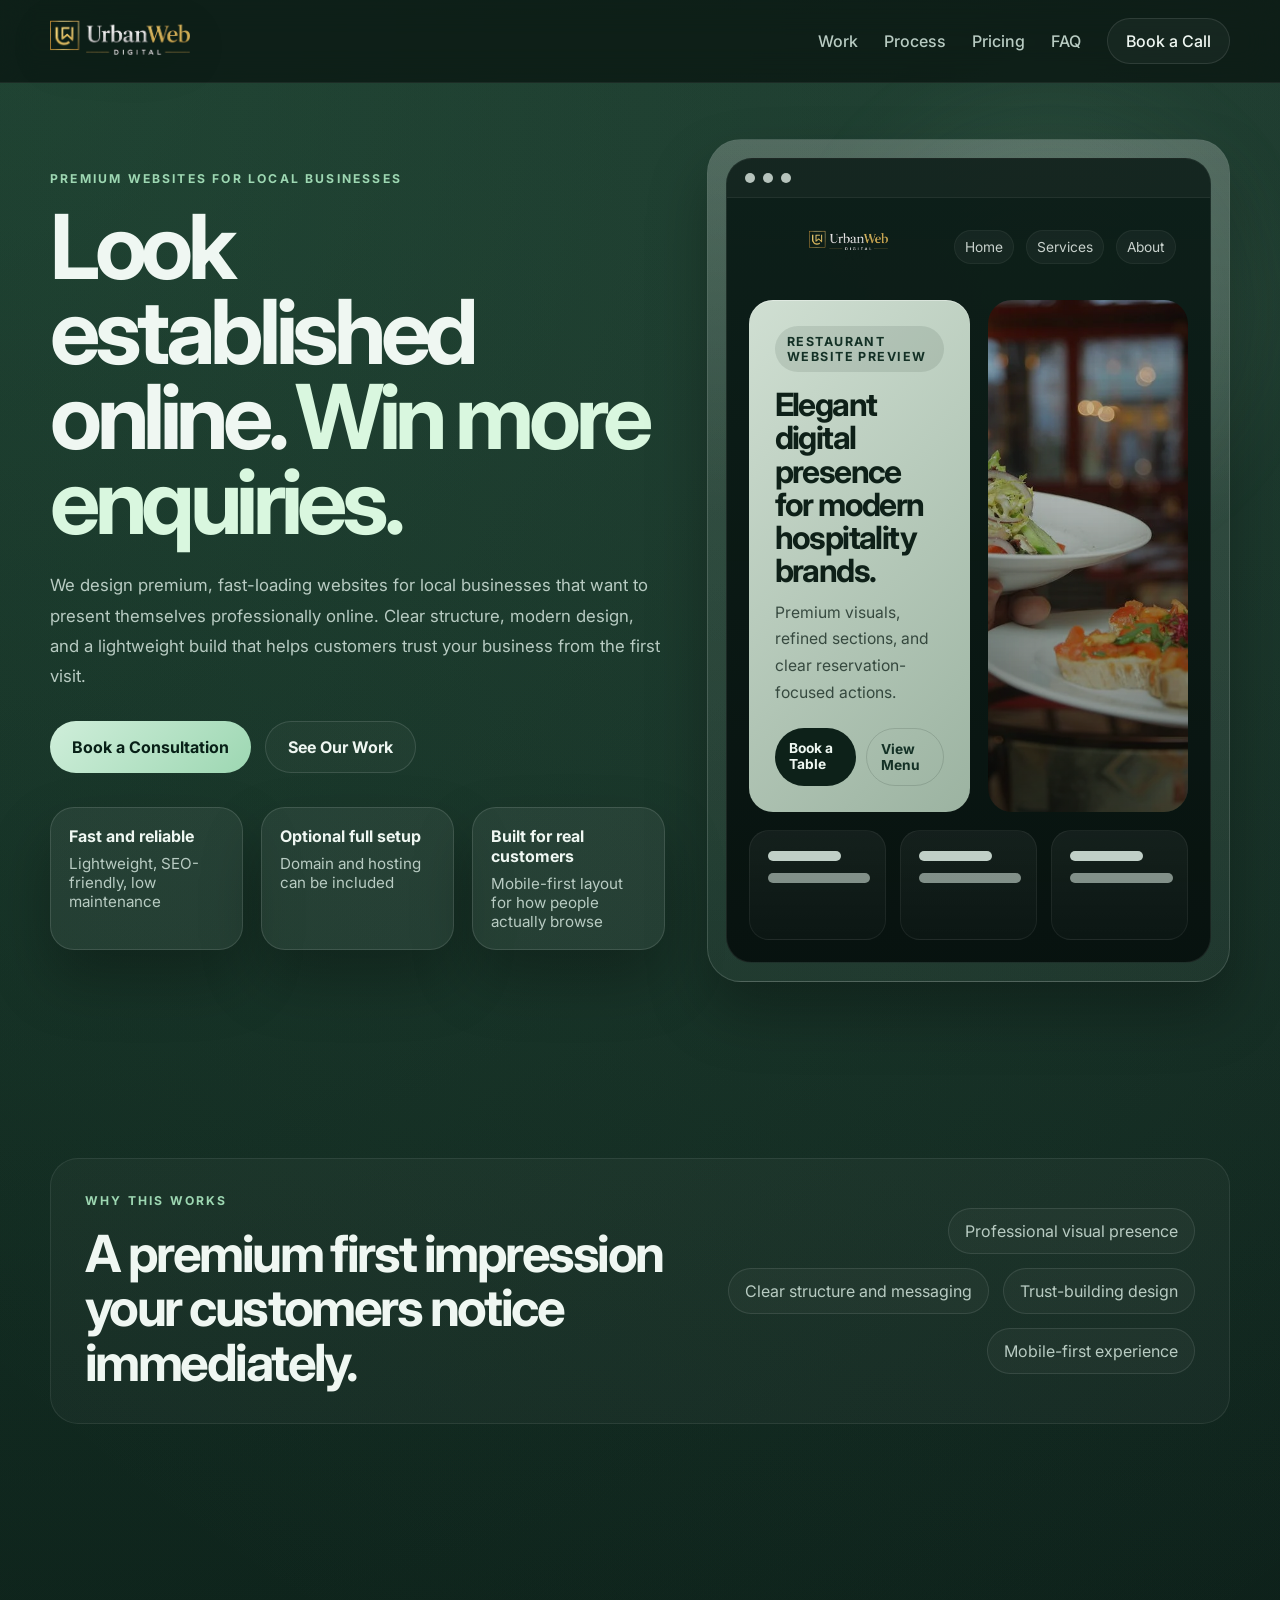
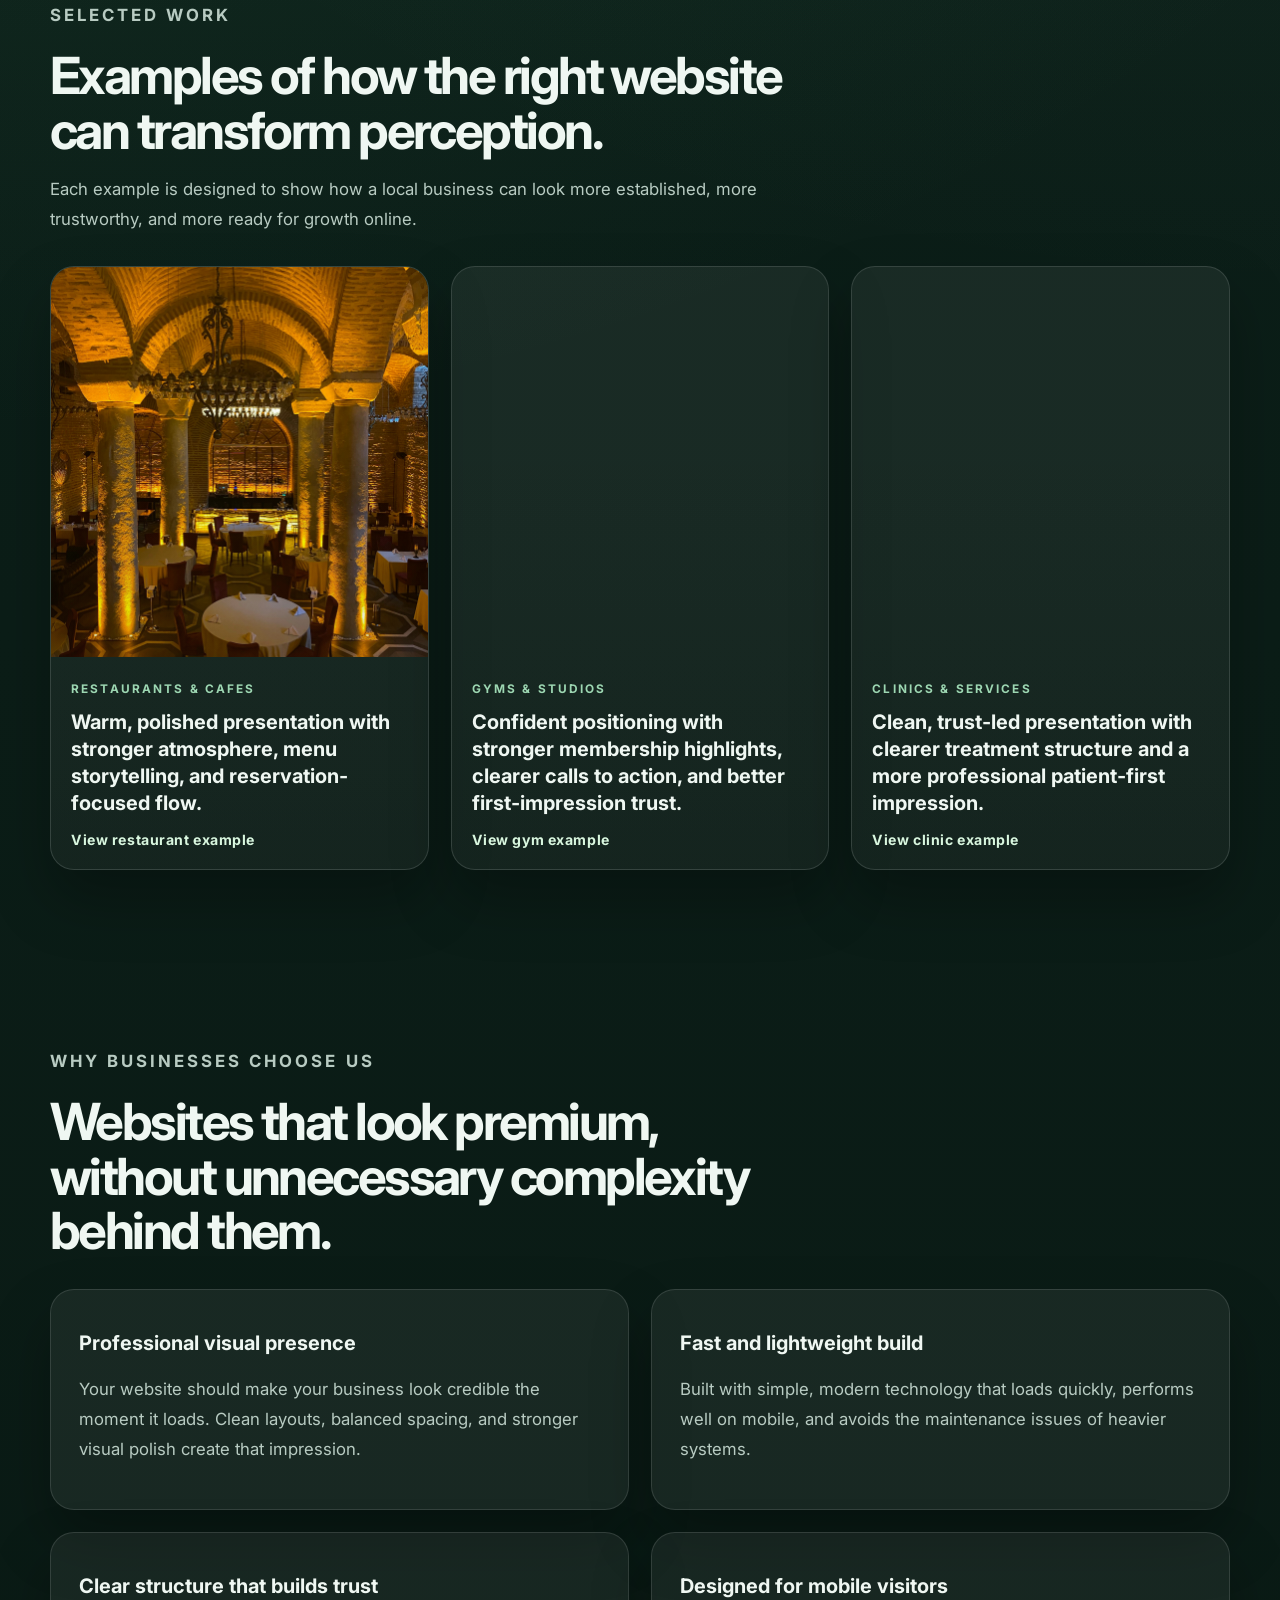
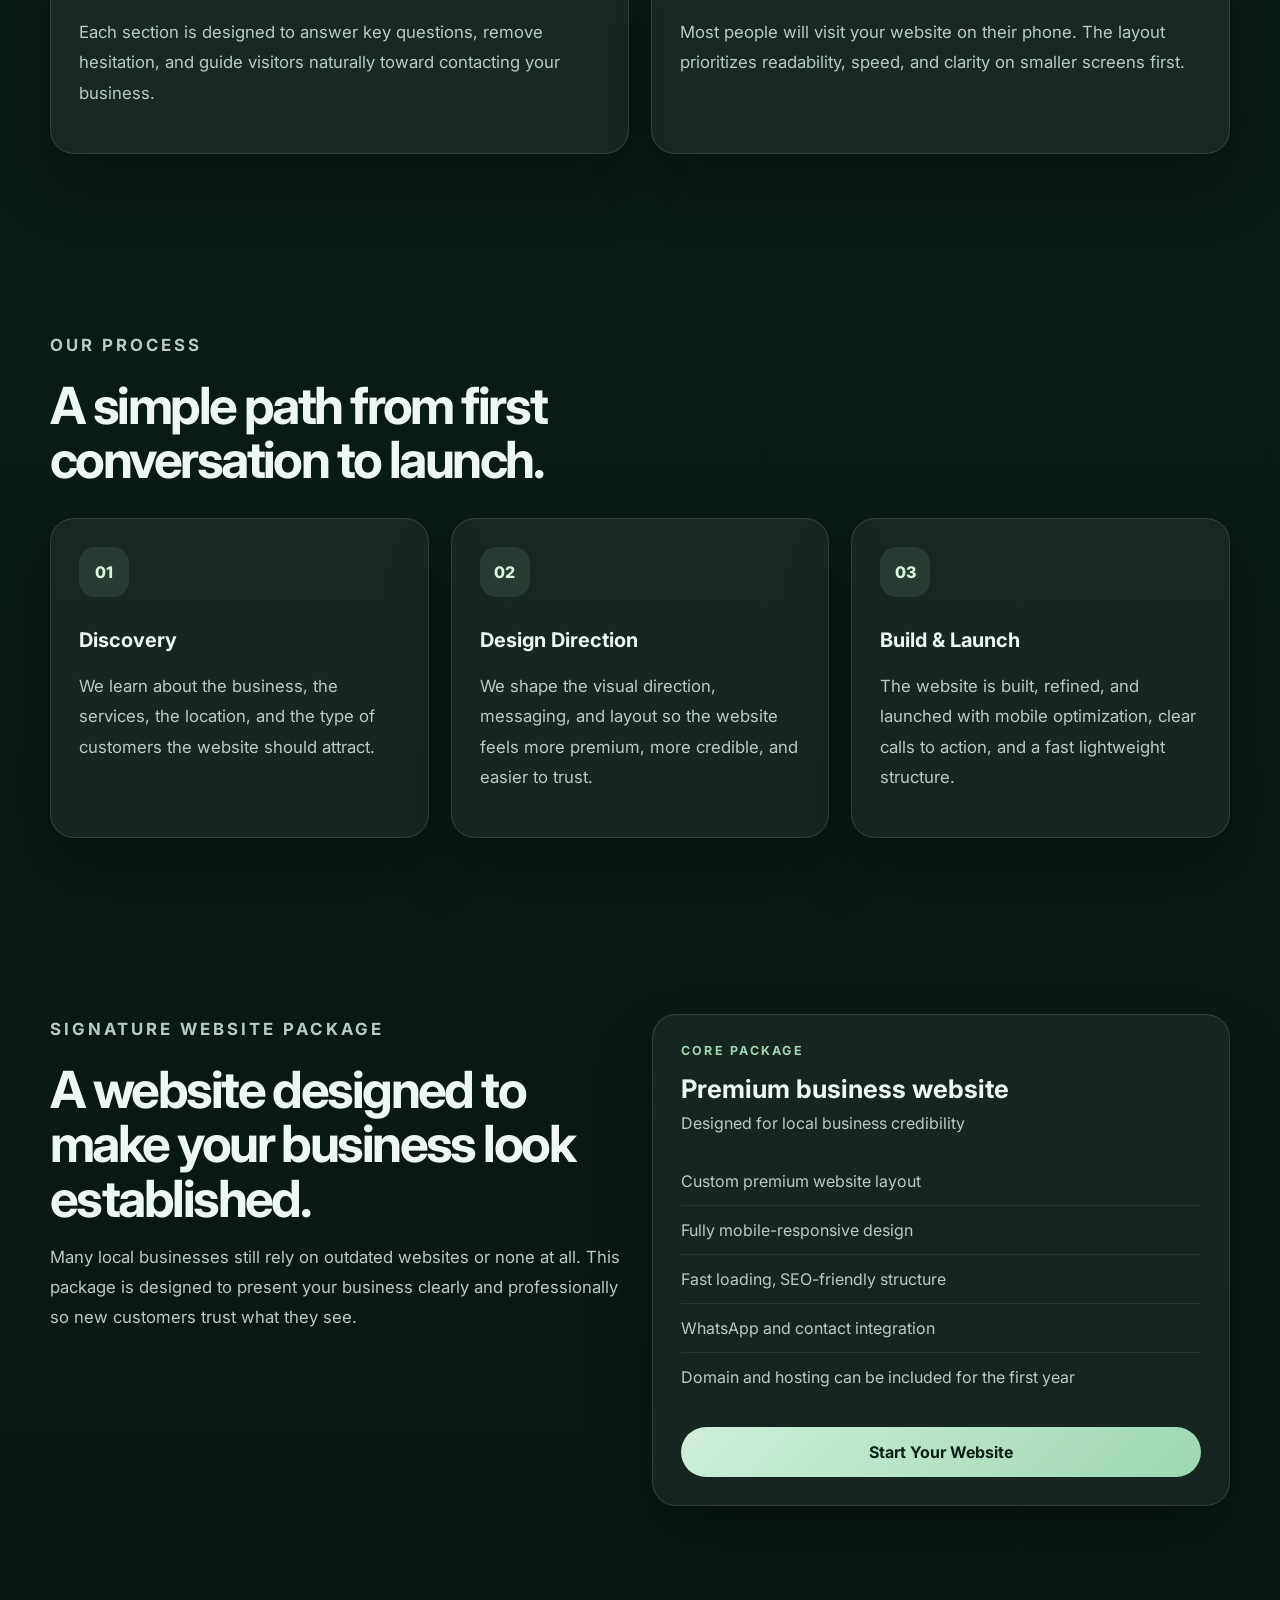
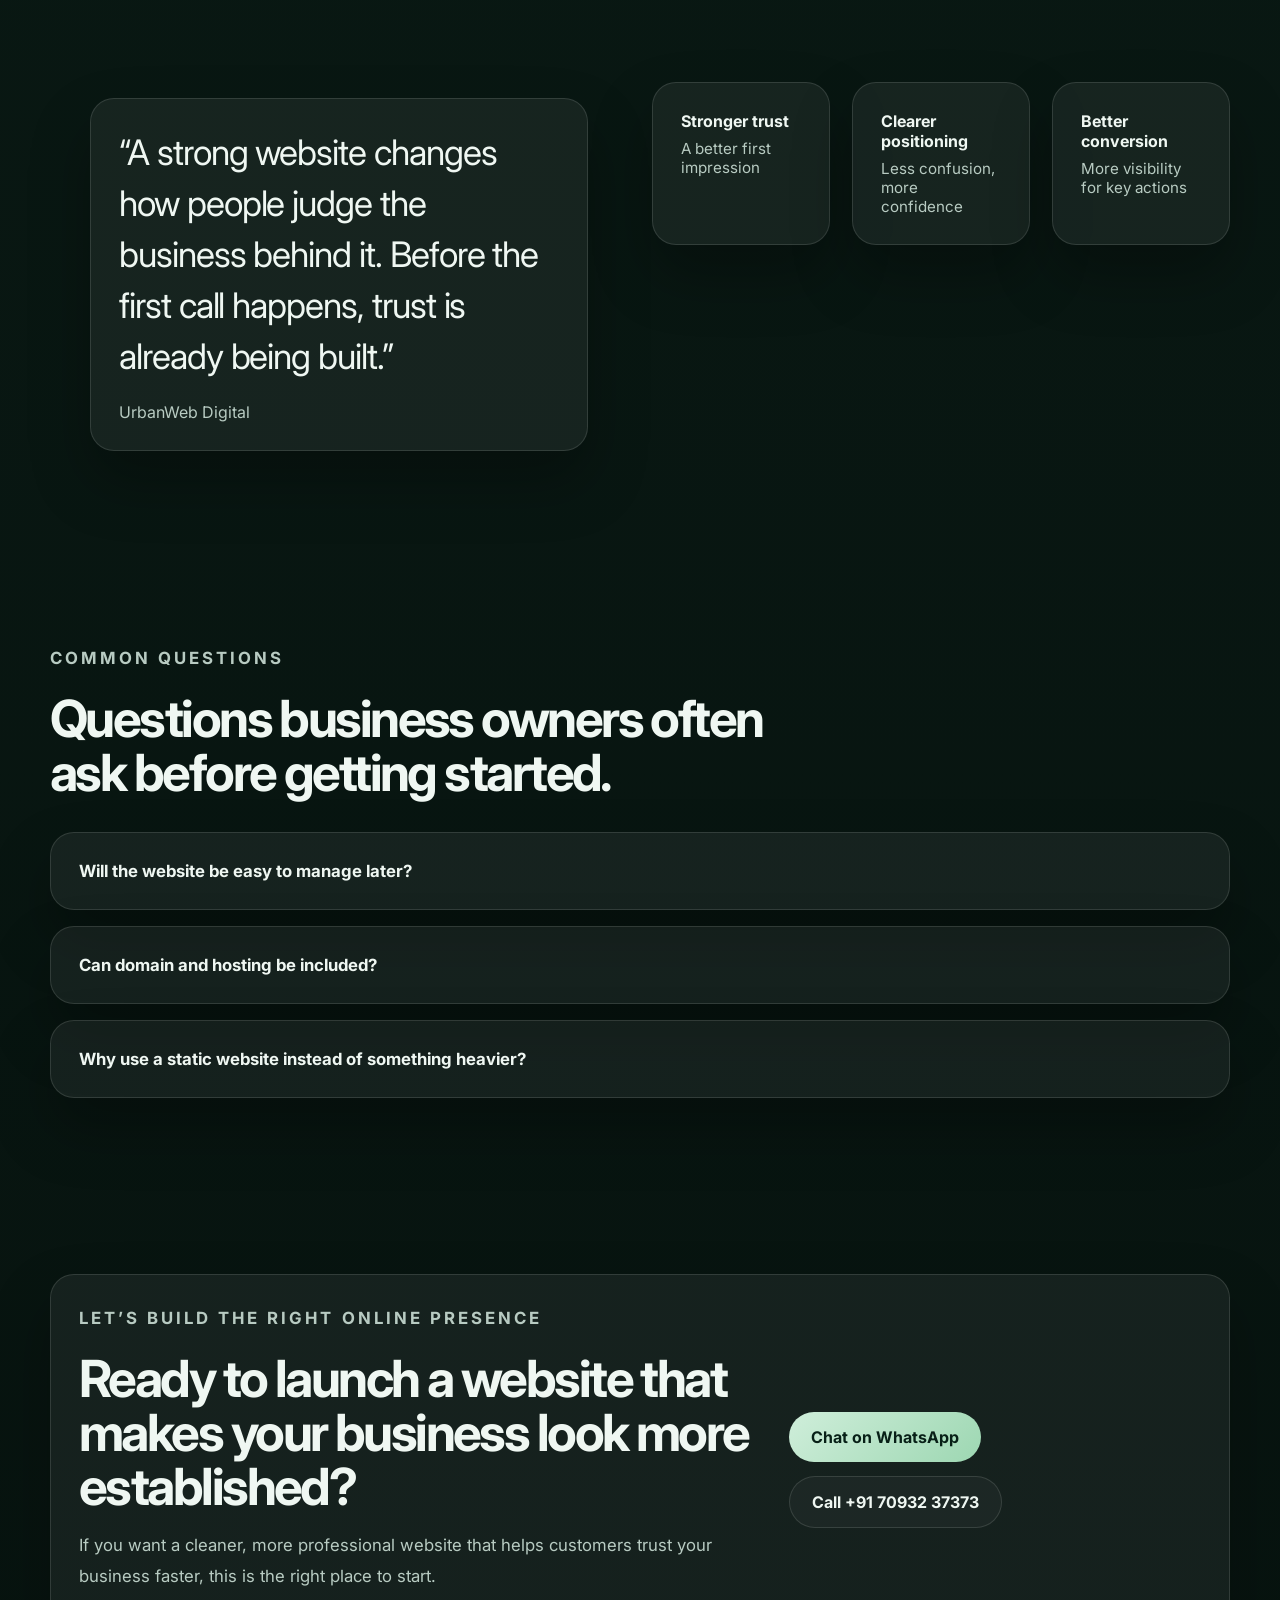
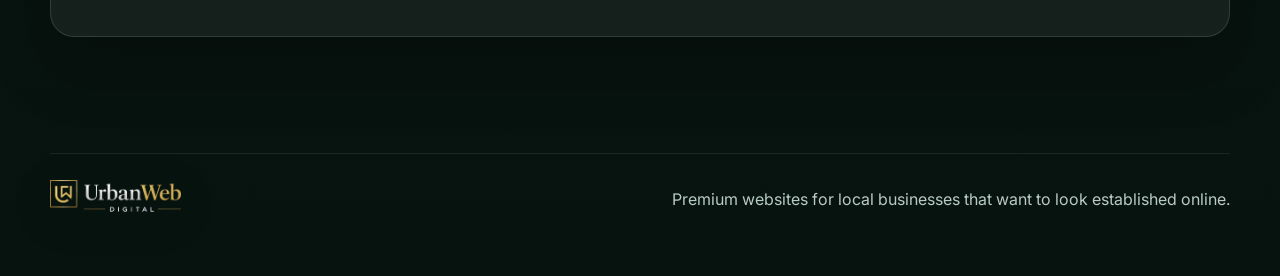
<file: index.html>
<!DOCTYPE html>
<html lang="en">
<head>
  <meta charset="UTF-8" />
  <meta name="viewport" content="width=device-width, initial-scale=1.0" />
  <title>UrbanWeb Digital — Premium Websites for Local Businesses</title>
  <meta name="description" content="UrbanWeb Digital builds premium websites for local businesses that want to look established, earn trust quickly, and turn more visitors into enquiries." />
  <meta name="theme-color" content="#0f2d24" />
  <meta property="og:title" content="UrbanWeb Digital — Premium Websites for Local Businesses" />
  <meta property="og:description" content="Premium websites designed to help local businesses look established online and convert more visitors into enquiries." />
  <meta property="og:type" content="website" />
  <meta property="og:image" content="assets/og-preview.svg" />
  <link rel="preconnect" href="https://fonts.googleapis.com">
  <link rel="preconnect" href="https://fonts.gstatic.com" crossorigin>
  <link href="https://fonts.googleapis.com/css2?family=Inter:wght@400;500;600;700;800&display=swap" rel="stylesheet">
  <link rel="stylesheet" href="styles.css" />
</head>
<body>
  <div class="site-shell">
    <header class="topbar">
      <div class="container nav-wrap">
        <a href="#top" class="brand" aria-label="UrbanWeb Digital home">
          <img src="assets/logo-transparent.png" alt="UrbanWeb Digital" class="brand-logo" />
        </a>

        <button class="menu-toggle" aria-expanded="false" aria-controls="site-nav" aria-label="Toggle navigation">
          <span></span>
          <span></span>
        </button>

        <nav id="site-nav" class="nav">
          <a href="#work">Work</a>
          <a href="#process">Process</a>
          <a href="#pricing">Pricing</a>
          <a href="#faq">FAQ</a>
          <a class="nav-cta" href="#contact">Book a Call</a>
        </nav>
      </div>
    </header>

    <main id="top">
      <section class="hero section">
        <div class="container hero-grid">
          <div class="hero-copy reveal">
            <p class="eyebrow">Premium websites for local businesses</p>
            <h1>Look established online. <span>Win more enquiries.</span></h1>
            <p class="hero-text">
              We design premium, fast-loading websites for local businesses that want to present themselves professionally online. Clear structure, modern design, and a lightweight build that helps customers trust your business from the first visit.
            </p>
            <div class="hero-actions">
              <a class="btn btn-primary" href="#contact">Book a Consultation</a>
              <a class="btn btn-secondary" href="#work">See Our Work</a>
            </div>
            <div class="hero-proof">
              <div>
                <strong>Fast and reliable</strong>
                <span>Lightweight, SEO-friendly, low maintenance</span>
              </div>
              <div>
                <strong>Optional full setup</strong>
                <span>Domain and hosting can be included</span>
              </div>
              <div>
                <strong>Built for real customers</strong>
                <span>Mobile-first layout for how people actually browse</span>
              </div>
            </div>
          </div>

          <div class="hero-visual reveal delay-1">            
            <div class="dashboard-frame dashboard-frame-premium">
              <div class="preview-browser">
                <div class="preview-browser-topbar">
                  <span></span>
                  <span></span>
                  <span></span>
                </div>
                <div class="preview-site-shell">
                  <div class="preview-site-nav">
                    <img src="assets/logo-transparent.png" alt="UrbanWeb Digital logo preview" class="preview-logo" />
                    <div class="preview-nav-links">
                      <span>Home</span>
                      <span>Services</span>
                      <span>About</span>
                    </div>
                  </div>
                  <div class="preview-site-hero">
                    <div class="preview-copy">
                      <span class="preview-chip">Restaurant website preview</span>
                      <h3>Elegant digital presence for modern hospitality brands.</h3>
                      <p>Premium visuals, refined sections, and clear reservation-focused actions.</p>
                      <div class="preview-actions">
                        <span class="preview-btn solid">Book a Table</span>
                        <span class="preview-btn ghost">View Menu</span>
                      </div>
                    </div>
                    <div class="preview-photo"></div>
                  </div>
                  <div class="preview-metrics">
                    <div class="preview-panel"></div>
                    <div class="preview-panel"></div>
                    <div class="preview-panel"></div>
                  </div>
                </div>
              </div>
            </div>
          </div>
        </div>
      </section>

      <section class="section trust-strip reveal">
        <div class="container trust-grid">
          <div>
            <p class="mini-label">Why this works</p>
            <h2>A premium first impression your customers notice immediately.</h2>
          </div>
          <div class="trust-points">
            <span>Professional visual presence</span>
            <span>Clear structure and messaging</span>
            <span>Trust-building design</span>
            <span>Mobile-first experience</span>
          </div>
        </div>
      </section>

      <section id="work" class="section showcase-section">
        <div class="container">
          <div class="section-head reveal">
            <p class="eyebrow">Selected work</p>
            <h2>Examples of how the right website can transform perception.</h2>
            <p>
              Each example is designed to show how a local business can look more established, more trustworthy, and more ready for growth online.
            </p>
          </div>

          <div class="showcase-grid">
            <a class="showcase-card reveal showcase-link" href="demo-restaurant.html">
              <img src="assets/local/restaurant-interior.jpg" alt="Premium restaurant interior from Pexels" class="showcase-photo" loading="eager" decoding="async" />
              <div class="showcase-copy">
                <span>Restaurants & Cafes</span>
                <h3>Warm, polished presentation with stronger atmosphere, menu storytelling, and reservation-focused flow.</h3>
                <b class="showcase-cta">View restaurant example</b>
              </div>
            </a>

            <a class="showcase-card reveal delay-1 showcase-link" href="demo-gym.html">
              <img src="assets/local/gym-interior-light.jpg" alt="Modern gym interior from Pexels" class="showcase-photo" loading="eager" decoding="async" />
              <div class="showcase-copy">
                <span>Gyms & Studios</span>
                <h3>Confident positioning with stronger membership highlights, clearer calls to action, and better first-impression trust.</h3>
                <b class="showcase-cta">View gym example</b>
              </div>
            </a>

            <a class="showcase-card reveal delay-2 showcase-link" href="demo-clinic.html">
              <img src="assets/local/clinic-interior.jpg" alt="Modern dental clinic interior from Pexels" class="showcase-photo" loading="eager" decoding="async" />
              <div class="showcase-copy">
                <span>Clinics & Services</span>
                <h3>Clean, trust-led presentation with clearer treatment structure and a more professional patient-first impression.</h3>
                <b class="showcase-cta">View clinic example</b>
              </div>
            </a>
          </div>
        </div>
      </section>

      <section class="section features-section">
        <div class="container features-grid">
          <div class="section-head narrow reveal">
            <p class="eyebrow">Why businesses choose us</p>
            <h2>Websites that look premium, without unnecessary complexity behind them.</h2>
          </div>

          <div class="feature-list">
            <article class="feature-card reveal">
              <h3>Professional visual presence</h3>
              <p>Your website should make your business look credible the moment it loads. Clean layouts, balanced spacing, and stronger visual polish create that impression.</p>
            </article>
            <article class="feature-card reveal delay-1">
              <h3>Fast and lightweight build</h3>
              <p>Built with simple, modern technology that loads quickly, performs well on mobile, and avoids the maintenance issues of heavier systems.</p>
            </article>
            <article class="feature-card reveal delay-2">
              <h3>Clear structure that builds trust</h3>
              <p>Each section is designed to answer key questions, remove hesitation, and guide visitors naturally toward contacting your business.</p>
            </article>
            <article class="feature-card reveal">
              <h3>Designed for mobile visitors</h3>
              <p>Most people will visit your website on their phone. The layout prioritizes readability, speed, and clarity on smaller screens first.</p>
            </article>
          </div>
        </div>
      </section>

      <section id="process" class="section process-section">
        <div class="container">
          <div class="section-head reveal">
            <p class="eyebrow">Our process</p>
            <h2>A simple path from first conversation to launch.</h2>
          </div>

          <div class="process-grid">
            <article class="process-card reveal">
              <span>01</span>
              <h3>Discovery</h3>
              <p>We learn about the business, the services, the location, and the type of customers the website should attract.</p>
            </article>
            <article class="process-card reveal delay-1">
              <span>02</span>
              <h3>Design Direction</h3>
              <p>We shape the visual direction, messaging, and layout so the website feels more premium, more credible, and easier to trust.</p>
            </article>
            <article class="process-card reveal delay-2">
              <span>03</span>
              <h3>Build & Launch</h3>
              <p>The website is built, refined, and launched with mobile optimization, clear calls to action, and a fast lightweight structure.</p>
            </article>
          </div>
        </div>
      </section>

      <section id="pricing" class="section pricing-section">
        <div class="container pricing-grid">
          <div class="pricing-copy reveal">
            <p class="eyebrow">Signature website package</p>
            <h2>A website designed to make your business look established.</h2>
            <p>
              Many local businesses still rely on outdated websites or none at all. This package is designed to present your business clearly and professionally so new customers trust what they see.
            </p>
          </div>

          <div class="pricing-card reveal delay-1">
            <p class="pricing-label">Core Package</p>
            <div class="price-row">
              <strong>Premium business website</strong>
              <span>Designed for local business credibility</span>
            </div>
            <ul>
              <li>Custom premium website layout</li>
              <li>Fully mobile-responsive design</li>
              <li>Fast loading, SEO-friendly structure</li>
              <li>WhatsApp and contact integration</li>
              <li>Domain and hosting can be included for the first year</li>
            </ul>
            <a class="btn btn-primary full" href="#contact">Start Your Website</a>
          </div>
        </div>
      </section>

      <section class="section testimonial-section">
        <div class="container testimonial-grid">
          <blockquote class="testimonial reveal">
            <p>
              “A strong website changes how people judge the business behind it. Before the first call happens, trust is already being built.”
            </p>
            <footer>UrbanWeb Digital</footer>
          </blockquote>

          <div class="stats reveal delay-1">
            <div class="stat-card">
              <strong>Stronger trust</strong>
              <span>A better first impression</span>
            </div>
            <div class="stat-card">
              <strong>Clearer positioning</strong>
              <span>Less confusion, more confidence</span>
            </div>
            <div class="stat-card">
              <strong>Better conversion</strong>
              <span>More visibility for key actions</span>
            </div>
          </div>
        </div>
      </section>

      <section id="faq" class="section faq-section">
        <div class="container">
          <div class="section-head reveal">
            <p class="eyebrow">Common questions</p>
            <h2>Questions business owners often ask before getting started.</h2>
          </div>

          <div class="faq-list">
            <details class="faq-item reveal">
              <summary>Will the website be easy to manage later?</summary>
              <p>Yes. The website is built with a simple structure that avoids complicated systems, so it stays stable, fast, and easy to maintain.</p>
            </details>
            <details class="faq-item reveal delay-1">
              <summary>Can domain and hosting be included?</summary>
              <p>Yes. Domain registration and hosting can be included as part of the setup so the website can go live quickly without extra hassle.</p>
            </details>
            <details class="faq-item reveal delay-2">
              <summary>Why use a static website instead of something heavier?</summary>
              <p>Static websites are extremely fast, secure, and reliable. They avoid the performance and maintenance issues that often come with heavier platforms.</p>
            </details>
          </div>
        </div>
      </section>

      <section id="contact" class="section contact-section">
        <div class="container contact-card reveal">
          <div>
            <p class="eyebrow">Let’s build the right online presence</p>
            <h2>Ready to launch a website that makes your business look more established?</h2>
            <p>
              If you want a cleaner, more professional website that helps customers trust your business faster, this is the right place to start.
            </p>
          </div>
          <div class="contact-actions">
            <a class="btn btn-primary" href="https://wa.me/919177418983" target="_blank" rel="noreferrer">Chat on WhatsApp</a>
            <a class="btn btn-secondary" href="tel:+917093237373">Call +91 70932 37373</a>
          </div>
        </div>
      </section>
    </main>

    <footer class="footer">
      <div class="container footer-wrap">
        <a href="#top" class="brand brand-footer" aria-label="UrbanWeb Digital home">
          <img src="assets/urbanweb-logo.png" alt="UrbanWeb Digital" class="brand-logo brand-logo-footer" />
        </a>
        <p>Premium websites for local businesses that want to look established online.</p>
      </div>
    </footer>
  </div>

  <script src="script.js"></script>
</body>
</html>
</file>
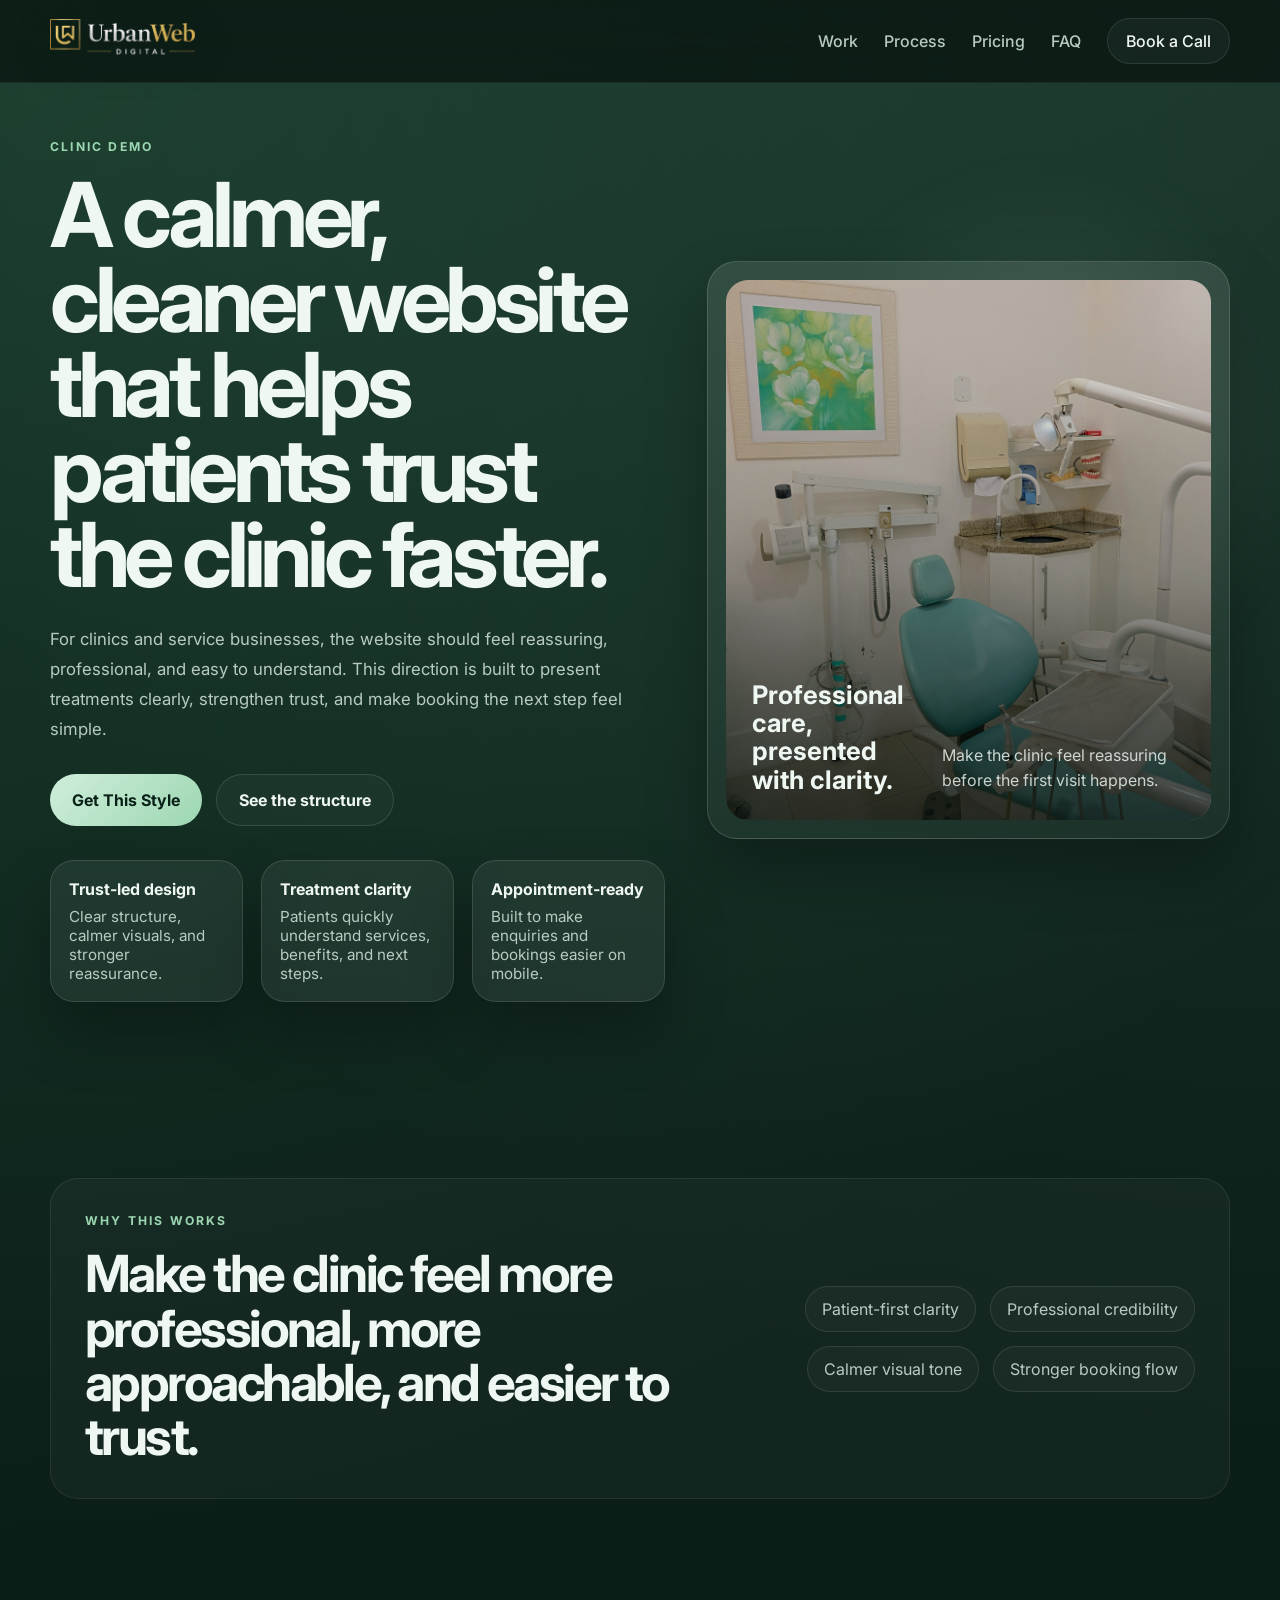
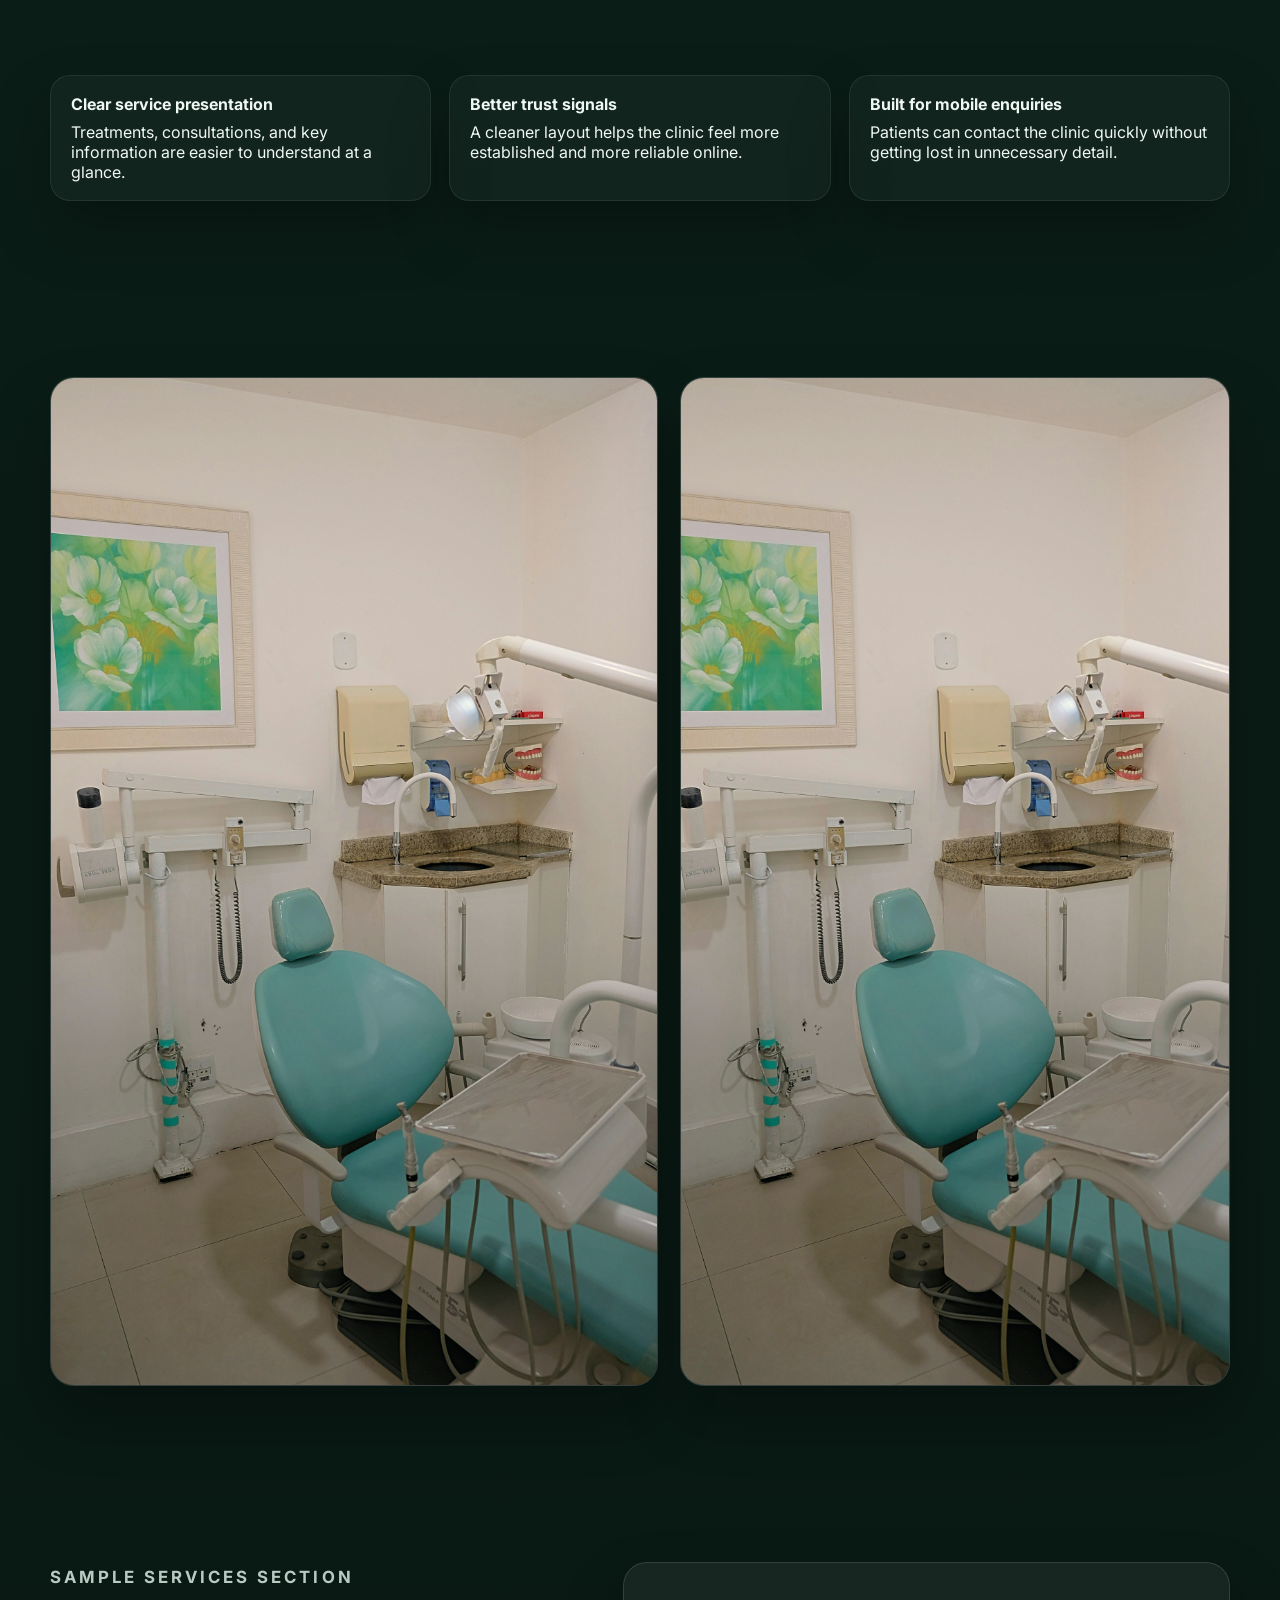
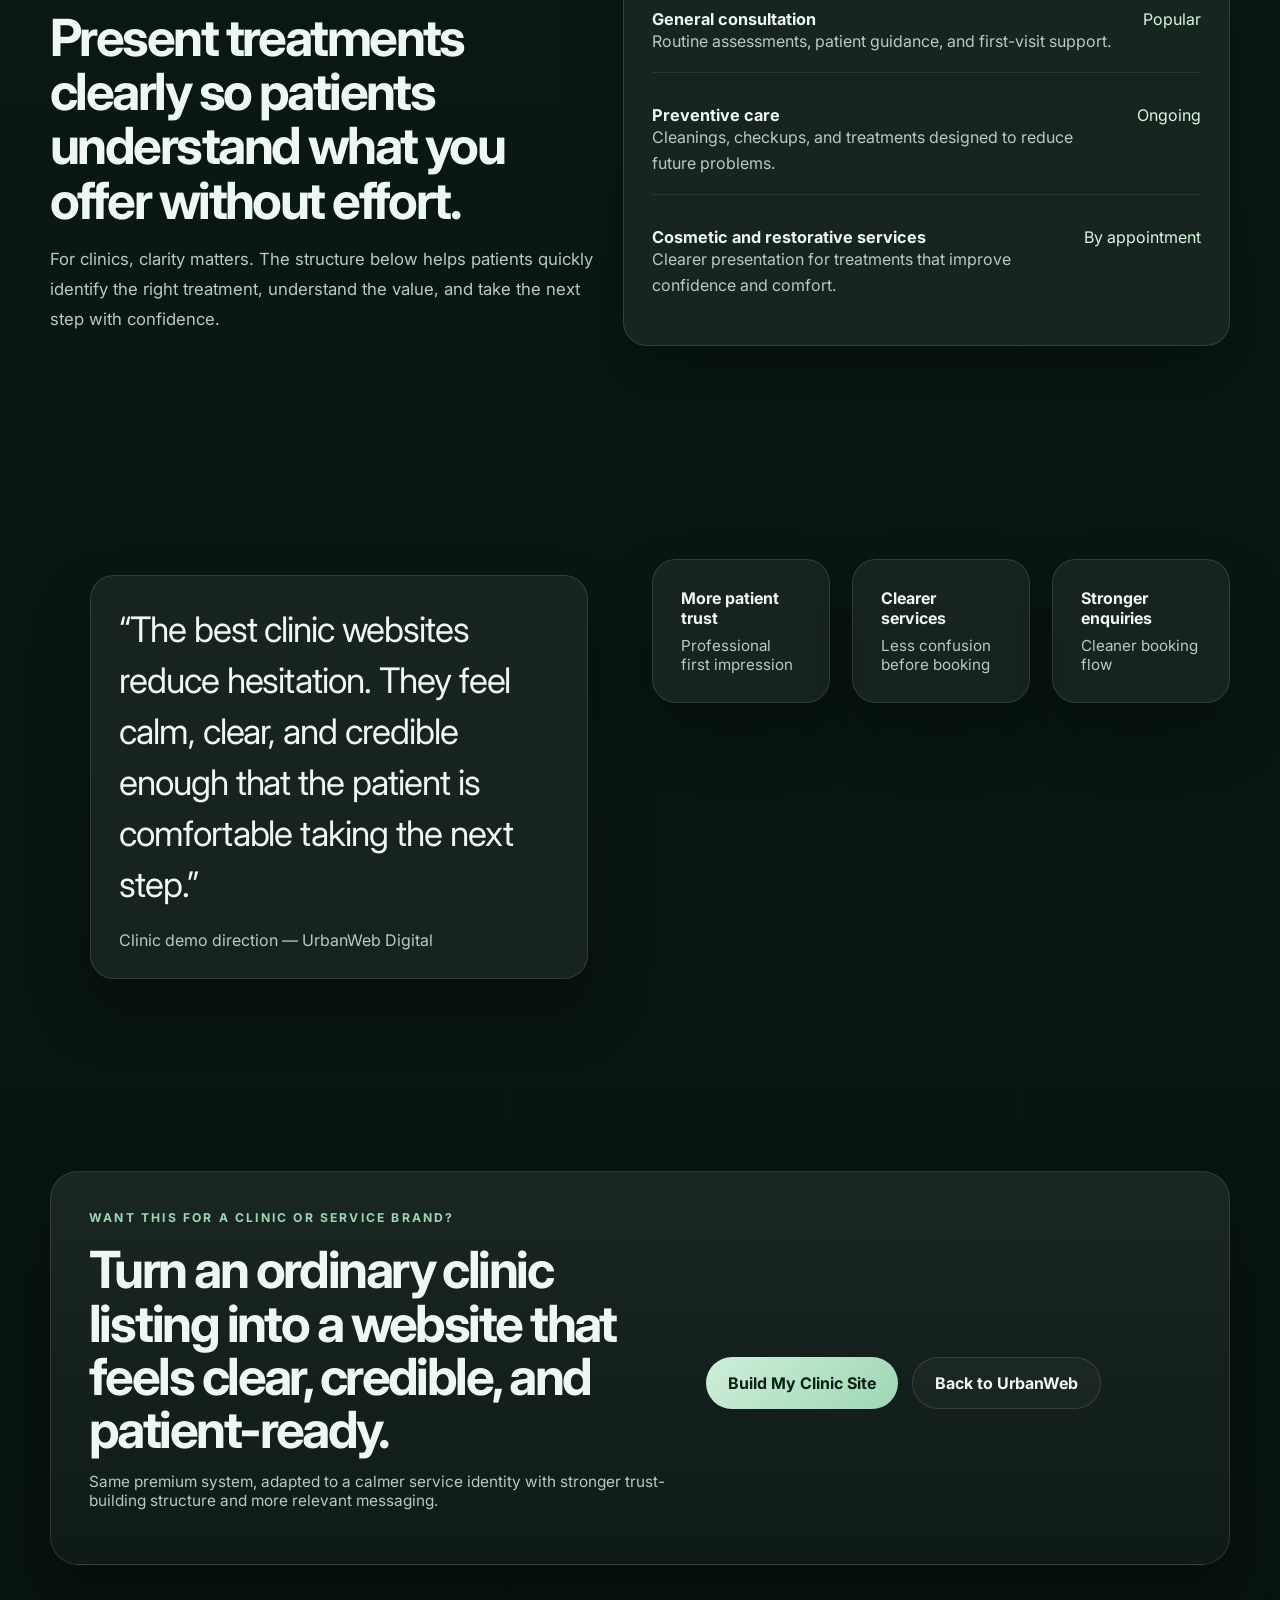
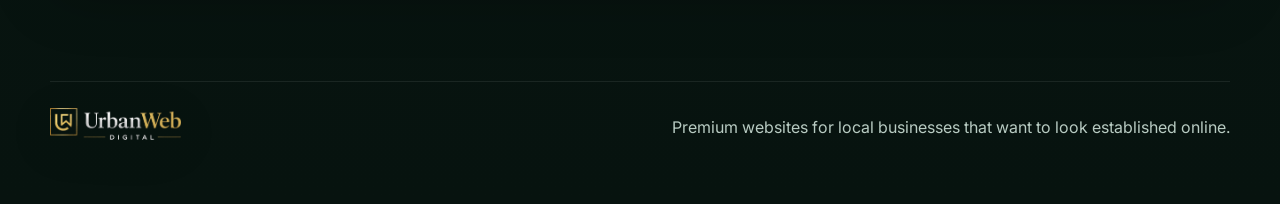
<file: demo-clinic.html>
<!DOCTYPE html>
<html lang="en">
<head>
  <meta charset="UTF-8" />
  <meta name="viewport" content="width=device-width, initial-scale=1.0" />
  <title>Clinic Demo — UrbanWeb Digital</title>
  <meta name="description" content="Premium clinic website demo by UrbanWeb Digital." />
  <meta name="theme-color" content="#0f2d24" />
  <link rel="preconnect" href="https://fonts.googleapis.com">
  <link rel="preconnect" href="https://fonts.gstatic.com" crossorigin>
  <link href="https://fonts.googleapis.com/css2?family=Inter:wght@400;500;600;700;800&display=swap" rel="stylesheet">
  <link rel="stylesheet" href="styles.css" />
</head>
<body>
  <div class="site-shell">
    <header class="topbar">
      <div class="container nav-wrap">
        <a href="index.html#top" class="brand" aria-label="UrbanWeb Digital home">
          <img src="assets/urbanweb-logo.png" alt="UrbanWeb Digital" class="brand-logo" />
        </a>
        <button class="menu-toggle" aria-expanded="false" aria-controls="site-nav" aria-label="Toggle navigation">
          <span></span>
          <span></span>
        </button>
        <nav id="site-nav" class="nav">
          <a href="index.html#work">Work</a>
          <a href="index.html#process">Process</a>
          <a href="index.html#pricing">Pricing</a>
          <a href="index.html#faq">FAQ</a>
          <a class="nav-cta" href="index.html#contact">Book a Call</a>
        </nav>
      </div>
    </header>

    <main id="top">
      <section class="hero section demo-hero">
        <div class="container hero-grid">
          <div class="hero-copy reveal">
            <p class="eyebrow">Clinic demo</p>
            <h1>A calmer, cleaner website that helps patients trust the clinic faster.</h1>
            <p class="hero-text">For clinics and service businesses, the website should feel reassuring, professional, and easy to understand. This direction is built to present treatments clearly, strengthen trust, and make booking the next step feel simple.</p>
            <div class="hero-actions">
              <a class="btn btn-primary" href="https://wa.me/919177418983" target="_blank" rel="noreferrer">Get This Style</a>
              <a class="btn btn-secondary" href="#trust">See the structure</a>
            </div>
            <div class="hero-proof">
              <div><strong>Trust-led design</strong><span>Clear structure, calmer visuals, and stronger reassurance.</span></div>
              <div><strong>Treatment clarity</strong><span>Patients quickly understand services, benefits, and next steps.</span></div>
              <div><strong>Appointment-ready</strong><span>Built to make enquiries and bookings easier on mobile.</span></div>
            </div>
          </div>
          <div class="hero-visual reveal delay-1">
            <div class="demo-frame">
              <div class="demo-screen" style="background-image:url('assets/local/clinic-interior.jpg'); background-position:center;">
                <div class="demo-screen-copy">
                  <strong>Professional care, presented with clarity.</strong>
                  <span>Make the clinic feel reassuring before the first visit happens.</span>
                </div>
              </div>
            </div>
          </div>
        </div>
      </section>

      <section class="section trust-strip reveal" id="trust">
        <div class="container trust-grid">
          <div>
            <p class="mini-label">Why this works</p>
            <h2>Make the clinic feel more professional, more approachable, and easier to trust.</h2>
          </div>
          <div class="trust-points">
            <span>Patient-first clarity</span>
            <span>Professional credibility</span>
            <span>Calmer visual tone</span>
            <span>Stronger booking flow</span>
          </div>
        </div>
      </section>

      <section class="section">
        <div class="container info-band reveal">
          <div class="info-pill"><strong>Clear service presentation</strong><span>Treatments, consultations, and key information are easier to understand at a glance.</span></div>
          <div class="info-pill"><strong>Better trust signals</strong><span>A cleaner layout helps the clinic feel more established and more reliable online.</span></div>
          <div class="info-pill"><strong>Built for mobile enquiries</strong><span>Patients can contact the clinic quickly without getting lost in unnecessary detail.</span></div>
        </div>
      </section>

      <section class="section">
        <div class="container demo-gallery">
          <article class="showcase-card reveal">
            <img class="showcase-photo" src="assets/local/clinic-interior.jpg" alt="Modern clinic reception interior" loading="eager" decoding="async" />
            <div class="showcase-copy"><span>Reception</span><h3>A polished environment helps patients feel they are choosing a clinic that is organised, calm, and professional.</h3></div>
          </article>
          <article class="showcase-card reveal delay-1">
            <img class="showcase-photo" src="assets/local/clinic-interior.jpg" alt="Clean modern treatment space" loading="lazy" decoding="async" />
            <div class="showcase-copy"><span>Treatment space</span><h3>Clean visuals and structured messaging make the experience feel more trustworthy before a booking is even made.</h3></div>
          </article>
        </div>
      </section>

      <section class="section">
        <div class="container demo-split">
          <div class="section-head reveal narrow">
            <p class="eyebrow">Sample services section</p>
            <h2>Present treatments clearly so patients understand what you offer without effort.</h2>
            <p>For clinics, clarity matters. The structure below helps patients quickly identify the right treatment, understand the value, and take the next step with confidence.</p>
          </div>
          <div class="pricing-card reveal delay-1">
            <div class="schedule-list">
              <div class="schedule-item"><div><b>General consultation</b><span>Routine assessments, patient guidance, and first-visit support.</span></div><em>Popular</em></div>
              <div class="schedule-item"><div><b>Preventive care</b><span>Cleanings, checkups, and treatments designed to reduce future problems.</span></div><em>Ongoing</em></div>
              <div class="schedule-item"><div><b>Cosmetic and restorative services</b><span>Clearer presentation for treatments that improve confidence and comfort.</span></div><em>By appointment</em></div>
            </div>
          </div>
        </div>
      </section>

      <section class="section testimonial-section">
        <div class="container testimonial-grid">
          <blockquote class="testimonial reveal">
            <p>“The best clinic websites reduce hesitation. They feel calm, clear, and credible enough that the patient is comfortable taking the next step.”</p>
            <footer>Clinic demo direction — UrbanWeb Digital</footer>
          </blockquote>
          <div class="stats reveal delay-1">
            <div class="stat-card"><strong>More patient trust</strong><span>Professional first impression</span></div>
            <div class="stat-card"><strong>Clearer services</strong><span>Less confusion before booking</span></div>
            <div class="stat-card"><strong>Stronger enquiries</strong><span>Cleaner booking flow</span></div>
          </div>
        </div>
      </section>

      <section class="section">
        <div class="container demo-cta-box reveal">
          <div>
            <p class="eyebrow">Want this for a clinic or service brand?</p>
            <h2>Turn an ordinary clinic listing into a website that feels clear, credible, and patient-ready.</h2>
            <p class="hero-note">Same premium system, adapted to a calmer service identity with stronger trust-building structure and more relevant messaging.</p>
          </div>
          <div class="contact-actions">
            <a class="btn btn-primary" href="https://wa.me/919177418983" target="_blank" rel="noreferrer">Build My Clinic Site</a>
            <a class="btn btn-secondary" href="index.html#work">Back to UrbanWeb</a>
          </div>
        </div>
      </section>
    </main>

    <footer class="footer">
      <div class="container footer-wrap">
        <a href="index.html#top" class="brand brand-footer" aria-label="UrbanWeb Digital home">
          <img src="assets/urbanweb-logo.png" alt="UrbanWeb Digital" class="brand-logo brand-logo-footer" />
        </a>
        <p>Premium websites for local businesses that want to look established online.</p>
      </div>
    </footer>
  </div>
  <script src="script.js"></script>
</body>
</html>
</file>
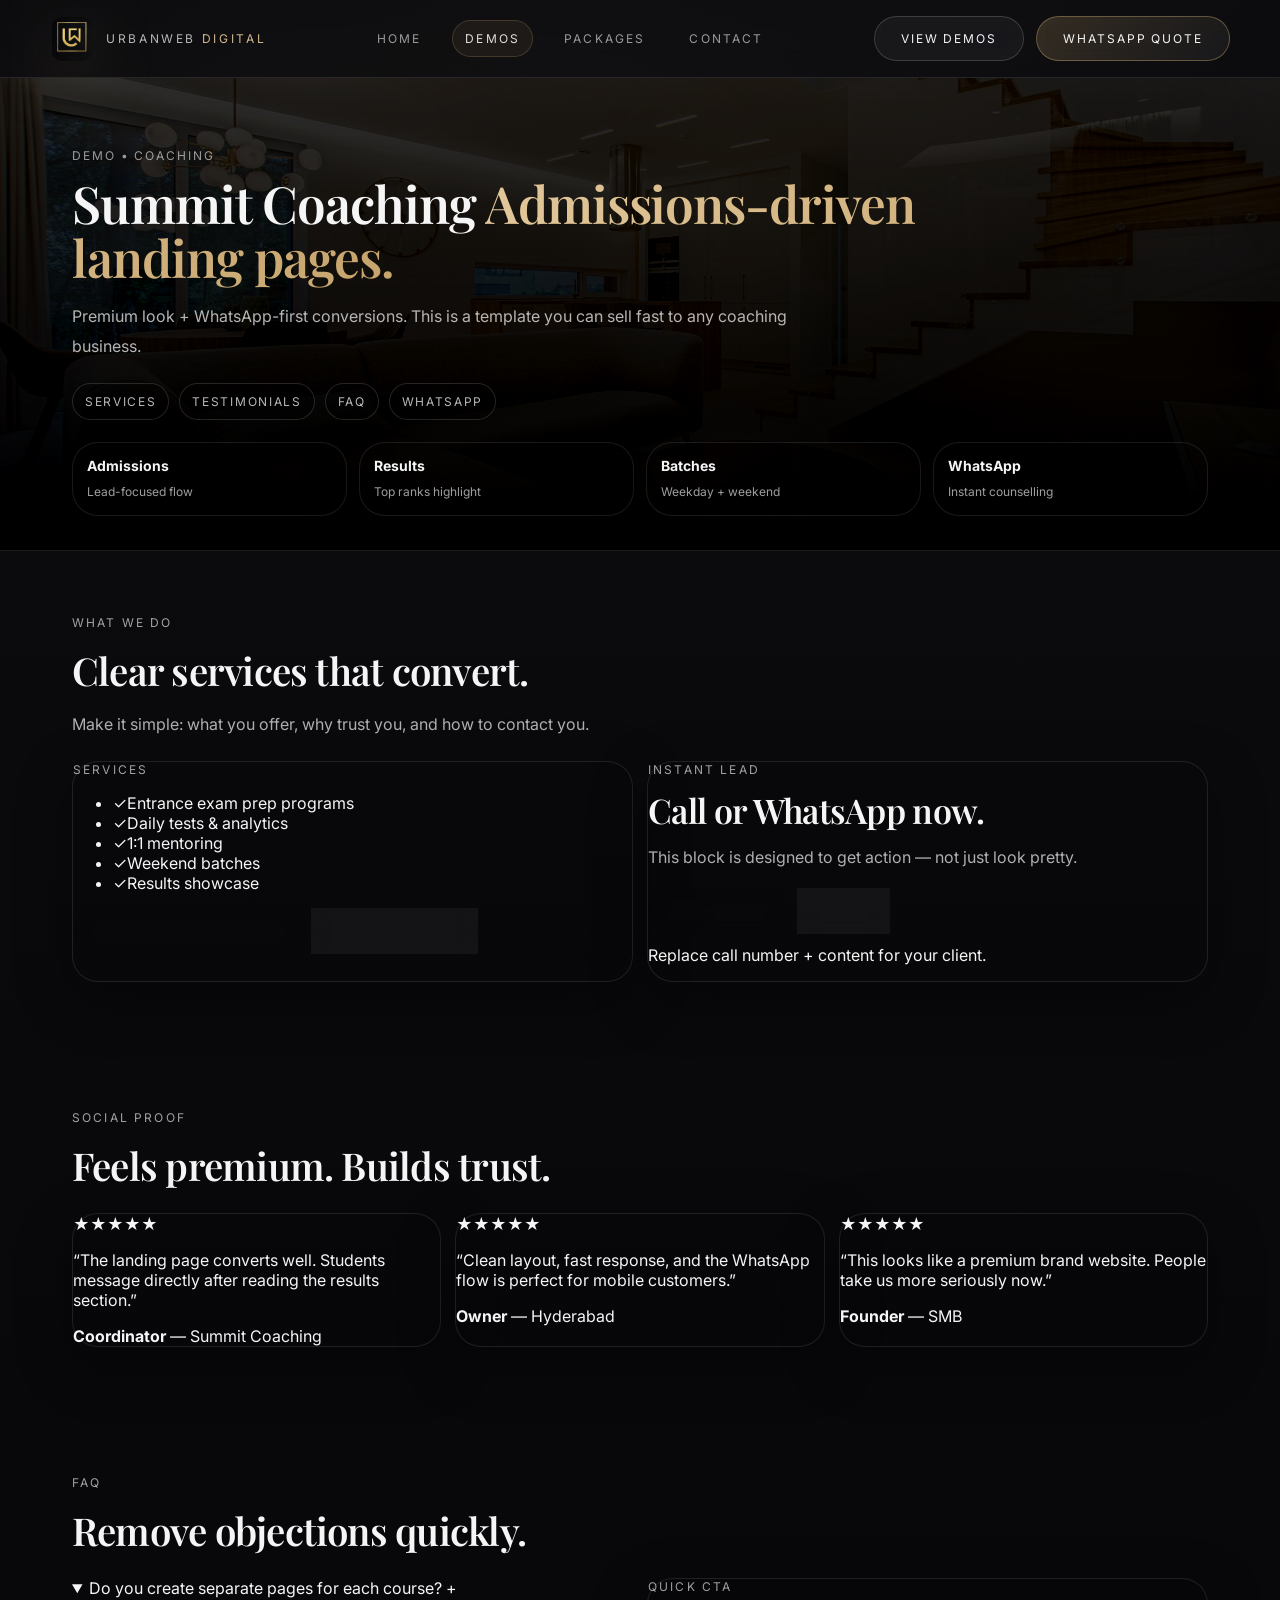
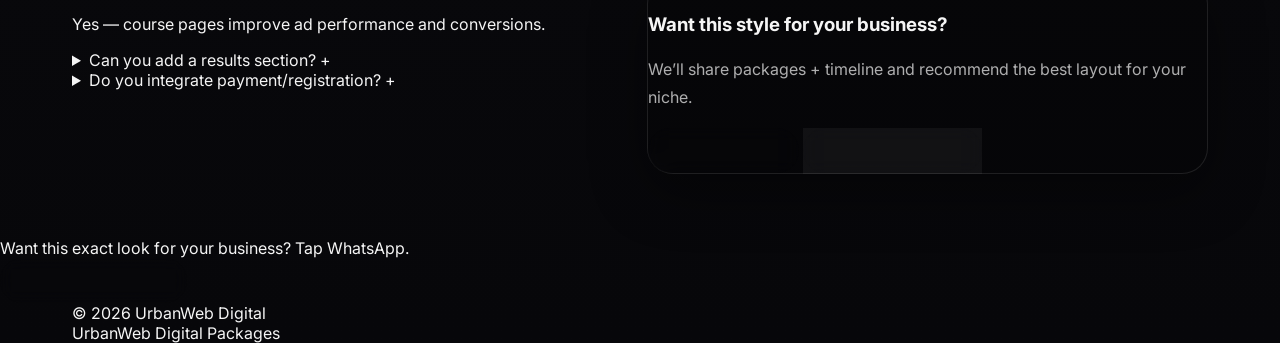
<file: demo-coaching.html>
<!doctype html>
<html lang="en">
<head>
  <meta charset="UTF-8"/>
  <meta name="viewport" content="width=device-width, initial-scale=1.0"/>
  <title>Demo — Coaching Website</title>
  <meta name="description" content="Premium coaching website demo in UrbanWeb Digital dark-luxury theme."/>
  <meta name="theme-color" content="#0c0c0f" />
    <link rel="icon" type="image/png" href="assets/favicon-32.png" />
  <link rel="apple-touch-icon" href="assets/apple-touch-icon.png" />
<link rel="preconnect" href="https://fonts.googleapis.com">
  <link rel="preconnect" href="https://fonts.gstatic.com" crossorigin>
  <link href="https://fonts.googleapis.com/css2?family=Playfair+Display:wght@500;600;700&family=Inter:wght@300;400;500;600&display=swap" rel="stylesheet">
  <style>
:root{
  --bg:#0c0c0f;
  --bg2:#07070a;
  --panel:rgba(255,255,255,.05);
  --panel2:rgba(0,0,0,.30);
  --line:rgba(255,255,255,.12);
  --text:#f5f5f5;
  --muted:rgba(255,255,255,.68);
  --muted2:rgba(255,255,255,.52);
  --gold:#c6a46c;
  --goldSoft:#e2c79a;
  --shadow: 0 30px 90px rgba(0,0,0,.55);
  --shadow2: 0 18px 55px rgba(0,0,0,.40);
  --r:18px;
  --r2:26px;
  --max:1180px;
}
*{box-sizing:border-box}
html{scroll-behavior:smooth}
body{
  margin:0;
  font-family: Inter, system-ui, -apple-system, Segoe UI, Roboto, Arial, sans-serif;
  background: radial-gradient(900px 520px at 30% 10%, rgba(198,164,108,.14), transparent 60%),
              radial-gradient(900px 520px at 70% 0%, rgba(255,255,255,.05), transparent 60%),
              linear-gradient(180deg, var(--bg) 0%, var(--bg2) 100%);
  color:var(--text);
}
a{color:inherit; text-decoration:none}
.wrap{max-width:var(--max); margin:0 auto; padding:0 22px}
.btn{
  display:inline-flex; align-items:center; justify-content:center; gap:10px;
  padding:14px 26px;
  border-radius:999px;
  font-size:12px;
  letter-spacing:.16em;
  text-transform:uppercase;
  border:1px solid rgba(255,255,255,.16);
  background: rgba(255,255,255,.05);
  backdrop-filter: blur(8px);
  cursor:pointer;
  transition:.25s ease;
  white-space:nowrap;
}
.btn:hover{transform: translateY(-2px)}
.btn.gold{
  border-color:rgba(198,164,108,.42);
  background: linear-gradient(135deg, rgba(198,164,108,.22), rgba(255,255,255,.05));
}
.pill{
  display:inline-flex; align-items:center; gap:10px;
  padding:10px 14px;
  border-radius:999px;
  border:1px solid rgba(198,164,108,.26);
  background: rgba(198,164,108,.10);
  color: rgba(255,255,255,.78);
  font-size:12px;
  letter-spacing:.12em;
  text-transform:uppercase;
}
.pill i{
  width:6px;height:6px;border-radius:50%;
  background: var(--gold);
  box-shadow: 0 0 0 7px rgba(198,164,108,.14);
  display:inline-block;
}
.h-serif{
  font-family:"Playfair Display", serif;
  font-weight:600;
  letter-spacing:-.02em;
}
.goldText{
  background: linear-gradient(90deg, var(--goldSoft), var(--gold));
  -webkit-background-clip:text;
  background-clip:text;
  color:transparent;
}
.card{
  border-radius: var(--r2);
  border:1px solid rgba(255,255,255,.10);
  background: rgba(0,0,0,.20);
  box-shadow: var(--shadow2);
}
.section{padding:64px 0}
.kicker{
  font-size:12px;
  letter-spacing:.18em;
  text-transform:uppercase;
  color: rgba(255,255,255,.62);
}
.h2{
  margin:14px 0 0;
  font-family:"Playfair Display", serif;
  font-weight:600;
  font-size: clamp(26px, 3vw, 40px);
  letter-spacing:-.02em;
}
.sub{
  margin:14px 0 0;
  color: var(--muted);
  line-height:1.8;
  max-width: 70ch;
}
.grid3{display:grid; grid-template-columns: repeat(3, 1fr); gap:14px}
.grid2{display:grid; grid-template-columns: repeat(2, 1fr); gap:14px}
@media (max-width: 980px){
  .grid3{grid-template-columns:1fr}
  .grid2{grid-template-columns:1fr}
}

.nav{
  position:sticky; top:0; z-index:60;
  background: rgba(12,12,15,.70);
  backdrop-filter: blur(14px);
  border-bottom:1px solid rgba(255,255,255,.10);
}
.nav-inner{display:flex; align-items:center; justify-content:space-between; gap:14px; padding:16px 0}
.brand{display:flex; align-items:center; gap:12px}
.brand-mark{
  width:44px; height:44px;
  border-radius:14px;
  display:block;
  object-fit:contain;
  filter: drop-shadow(0 16px 32px rgba(198,164,108,.18));
}
.brand-text{
  font-size:12px;
  letter-spacing:.22em;
  text-transform:uppercase;
  color: rgba(255,255,255,.70);
}
.brand-accent{color: rgba(226,199,154,.92)}
.links{
  display:flex; gap:18px; align-items:center;
  font-size:12px; letter-spacing:.18em; text-transform:uppercase;
  color: rgba(255,255,255,.58);
}
.links a{
  padding:10px 12px;
  border-radius:999px;
  border:1px solid transparent;
  transition:.2s ease;
}
.links a:hover{border-color: rgba(198,164,108,.20); background: rgba(198,164,108,.08); color: rgba(255,255,255,.82)}
.links a.on{color: rgba(255,255,255,.86); border-color: rgba(198,164,108,.22); background: rgba(198,164,108,.08)}
.nav-cta{display:flex; gap:12px; align-items:center}
@media (max-width: 980px){
  .links{display:none}
  .nav-cta .btn{padding:12px 18px}
}

.hero2{
  position:relative; padding:70px 0 34px;
  overflow:hidden;
  border-bottom:1px solid rgba(255,255,255,.08);
}
.hero2 .bg{
  position:absolute; inset:0; z-index:-2;
  background-image:
    linear-gradient(to bottom, rgba(0,0,0,.70), rgba(0,0,0,.92)),
    radial-gradient(circle at 60% 25%, rgba(198,164,108,.22), transparent 55%),
    var(--heroImg, none);
  background-size:cover;
  background-position:center;
  filter: brightness(.74) contrast(1.12);
  transform: scale(1.03);
}
.breadcrumb{color: rgba(255,255,255,.58); font-size:12px; letter-spacing:.16em; text-transform:uppercase}
.hero2 h1{
  margin:14px 0 0;
  font-family:"Playfair Display", serif;
  font-weight:600;
  letter-spacing:-.02em;
  font-size: clamp(34px, 4vw, 56px);
  line-height:1.05;
  max-width: 980px;
}
.hero2 p{margin:16px 0 0; color: rgba(255,255,255,.70); line-height:1.9; max-width: 78ch}
.tabs{
  margin-top:22px;
  display:flex; gap:10px; flex-wrap:wrap;
}
.tab{
  padding:10px 12px; border-radius:999px;
  border:1px solid rgba(255,255,255,.14);
  background: rgba(0,0,0,.22);
  font-size:12px; letter-spacing:.14em; text-transform:uppercase;
  color: rgba(255,255,255,.72);
  transition:.2s ease;
}
.tab:hover{border-color: rgba(198,164,108,.28); background: rgba(198,164,108,.10); color: rgba(255,255,255,.86)}
.small-grid{display:grid; grid-template-columns: repeat(4, 1fr); gap:12px}
@media (max-width: 980px){ .small-grid{grid-template-columns:1fr 1fr} }
@media (max-width: 560px){ .small-grid{grid-template-columns:1fr} }
.kpi{padding:14px}
.kpi b{display:block; font-size:14px}
.kpi span{display:block; margin-top:8px; color: rgba(255,255,255,.62); font-size:12px; line-height:1.6}
hr.sep{border:none; border-top:1px solid rgba(255,255,255,.08); margin:0}
.gallery{display:grid; grid-template-columns: repeat(3,1fr); gap:12px; margin-top:18px}
.gallery img{width:100%; height:240px; object-fit:cover; border-radius: 18px; border:1px solid rgba(255,255,255,.10); cursor:pointer; filter: contrast(1.06) saturate(1.03)}
@media (max-width: 980px){ .gallery{grid-template-columns:1fr} .gallery img{height:220px}}
.modal{
  position:fixed; inset:0; z-index:200;
  display:none; place-items:center;
  background: rgba(0,0,0,.78);
  backdrop-filter: blur(10px);
}
.modal.on{display:grid}
.modal img{max-width:min(1100px, 92vw); max-height:82vh; border-radius: 20px; border:1px solid rgba(255,255,255,.16)}
.modal .x{
  position:fixed; top:16px; right:16px;
  width:44px;height:44px;border-radius:999px;
  border:1px solid rgba(255,255,255,.16);
  background: rgba(0,0,0,.35);
  display:grid; place-items:center;
  cursor:pointer;
  color: rgba(255,255,255,.82);
}
.mapbox{
  border-radius: 26px;
  border:1px solid rgba(255,255,255,.10);
  overflow:hidden;
  background: rgba(0,0,0,.22);
  box-shadow: var(--shadow2);
}
.mapbox iframe{width:100%; height:380px; border:0; filter: grayscale(1) contrast(1.12) brightness(.92)}
@media (max-width: 980px){ .mapbox iframe{height:320px}}
.timeline{display:grid; gap:12px; margin-top:18px}
.step{padding:16px}
.step b{display:block; font-size:14px}
.step span{display:block; margin-top:8px; color: rgba(255,255,255,.68); line-height:1.7}
</style>
</head>
<body>


  <div class="nav">
    <div class="wrap nav-inner">
      <a class="brand" href="index.html" aria-label="UrbanWeb Digital">
        <img class="brand-mark" src="assets/img/logo-mark.png" alt="UrbanWeb Digital logo">
        <span class="brand-text">URBANWEB <span class="brand-accent">DIGITAL</span></span>
      </a>
      <nav class="links" aria-label="Primary">
        <a class="" href="index.html#top">Home</a>
        <a class="on" href="index.html#demos">Demos</a>
        <a class="" href="index.html#packages">Packages</a>
        <a class="" href="index.html#contact">Contact</a>
      </nav>
      <div class="nav-cta">
        <a class="btn" href="index.html#demos">View demos</a>
        <a class="btn gold" id="waTop" href="#">WhatsApp quote</a>
      </div>
    </div>
  </div>

<header class="hero2" style="--heroImg:url('assets/img/texture-01.jpg');">
  <div class="bg" aria-hidden="true"></div>
  <div class="wrap">
    <div class="breadcrumb">Demo • Coaching</div>
    <h1 class="h-serif">Summit Coaching <span class="goldText">Admissions-driven landing pages.</span></h1>
    <p>Premium look + WhatsApp-first conversions. This is a template you can sell fast to any coaching business.</p>
    <div class="tabs">
      <a class="tab" href="#services">Services</a>
      <a class="tab" href="#proof">Testimonials</a>
      <a class="tab" href="#faq">FAQ</a>
      <a class="tab" id="waDemoTop" href="#">WhatsApp</a>
    </div>
    <div style="margin-top:22px" class="small-grid">
      <div class="card kpi"><b>Admissions</b><span>Lead-focused flow</span></div><div class="card kpi"><b>Results</b><span>Top ranks highlight</span></div><div class="card kpi"><b>Batches</b><span>Weekday + weekend</span></div><div class="card kpi"><b>WhatsApp</b><span>Instant counselling</span></div>
    </div>
  </div>
</header>

<section class="section" id="services">
  <div class="wrap">
    <div class="kicker">What we do</div>
    <div class="h2">Clear services that convert.</div>
    <p class="sub">Make it simple: what you offer, why trust you, and how to contact you.</p>

    <div class="grid2" style="margin-top:22px">
      <div class="card pack">
        <div class="kicker">Services</div>
        <ul class="list"><li><span class="tick">✓</span>Entrance exam prep programs</li><li><span class="tick">✓</span>Daily tests & analytics</li><li><span class="tick">✓</span>1:1 mentoring</li><li><span class="tick">✓</span>Weekend batches</li><li><span class="tick">✓</span>Results showcase</li></ul>
        <div class="cta" style="margin-top:16px">
          <a class="btn gold" id="waService" href="#">Enquire on WhatsApp</a>
          <a class="btn" href="index.html#packages">See packages</a>
        </div>
      </div>

      <div class="card contact">
        <div class="bg" style="background-image:
          linear-gradient(to bottom, rgba(0,0,0,.58), rgba(0,0,0,.92)),
          radial-gradient(circle at 70% 30%, rgba(198,164,108,.18), transparent 55%),
          url('assets/img/texture-01.jpg');"></div>
        <div class="kicker">Instant lead</div>
        <div class="h2" style="font-size:34px; margin-top:10px">Call or WhatsApp now.</div>
        <p class="sub" style="margin-top:10px">This block is designed to get action — not just look pretty.</p>
        <div style="margin-top:16px; display:flex; gap:12px; flex-wrap:wrap">
          <a class="btn gold" id="waContact" href="#">WhatsApp</a>
          <a class="btn" href="tel:+919999999999">Call</a>
        </div>
        <p class="note" style="margin-top:12px">Replace call number + content for your client.</p>
      </div>
    </div>
  </div>
</section>

<section class="section" id="proof">
  <div class="wrap">
    <div class="kicker">Social proof</div>
    <div class="h2">Feels premium. Builds trust.</div>
    <div class="grid3" style="margin-top:22px">
      <div class="card quote">
        <div class="stars">★★★★★</div>
        <p>“The landing page converts well. Students message directly after reading the results section.”</p>
        <div class="who"><b>Coordinator</b> — Summit Coaching</div>
      </div>
      <div class="card quote">
        <div class="stars">★★★★★</div>
        <p>“Clean layout, fast response, and the WhatsApp flow is perfect for mobile customers.”</p>
        <div class="who"><b>Owner</b> — Hyderabad</div>
      </div>
      <div class="card quote">
        <div class="stars">★★★★★</div>
        <p>“This looks like a premium brand website. People take us more seriously now.”</p>
        <div class="who"><b>Founder</b> — SMB</div>
      </div>
    </div>
  </div>
</section>

<section class="section" id="faq">
  <div class="wrap">
    <div class="kicker">FAQ</div>
    <div class="h2">Remove objections quickly.</div>
    <div style="margin-top:22px" class="grid2">
      <div>
        <details open>
          <summary>Do you create separate pages for each course? <span class="plus">+</span></summary>
          <p>Yes — course pages improve ad performance and conversions.</p>
        </details><details>
          <summary>Can you add a results section? <span class="plus">+</span></summary>
          <p>Yes — with images, tables, and highlights (all styled premium).</p>
        </details><details>
          <summary>Do you integrate payment/registration? <span class="plus">+</span></summary>
          <p>Yes — we can connect forms, UPI links, or payment gateways.</p>
        </details>
      </div>
      <div class="card pack featured">
        <div class="kicker">Quick CTA</div>
        <h3>Want this style for your business?</h3>
        <p class="sub" style="margin-top:10px">We’ll share packages + timeline and recommend the best layout for your niche.</p>
        <div class="cta" style="margin-top:16px">
          <a class="btn gold" id="waSticky2" href="#">Get details</a>
          <a class="btn" href="index.html#demos">Back to demos</a>
        </div>
      </div>
    </div>
  </div>
</section>

<div class="wa" aria-label="WhatsApp enquiry">
  <div class="bubble">Want this exact look for your business? Tap WhatsApp.</div>
  <a class="btn gold" id="waSticky" href="#"><span aria-hidden="true">🟢</span> WhatsApp <span aria-hidden="true">→</span></a>
</div>

<footer>
  <div class="wrap">
    <div class="footer-row">
      <div>© <span id="year"></span> UrbanWeb Digital</div>
      <div class="footer-links">
        <a href="index.html">UrbanWeb Digital</a>
        <a href="index.html#packages">Packages</a>
      </div>
    </div>
  </div>
</footer>

<script>
  document.getElementById("year").textContent = new Date().getFullYear();
  const WA = {
    phone: "919177418983",
    brand: "UrbanWeb Digital",
    source: "Coaching Demo"
  };
  function waLink(text){ return `https://wa.me/${WA.phone}?text=${encodeURIComponent(text)}`; }
  function msg(extra="") {
    return [
      `Hi ${WA.brand},`,
      `I saw your Coaching demo and want a website in the same premium style.`,
      `Business name:`,
      `Location:`,
      `Need: (Website / Landing page / Both)`,
      extra ? `Extra: ${extra}` : `Extra:`,
      `Source: ${WA.source}`
    ].join("\n");
  }
  const base = waLink(msg(""));
  ["waTop","waDemoTop","waService","waContact","waSticky","waSticky2"].forEach(id=>{
    const el = document.getElementById(id);
    if(el){ el.href = base; el.target = "_blank"; }
  });
</script>
</body>
</html>
</file>
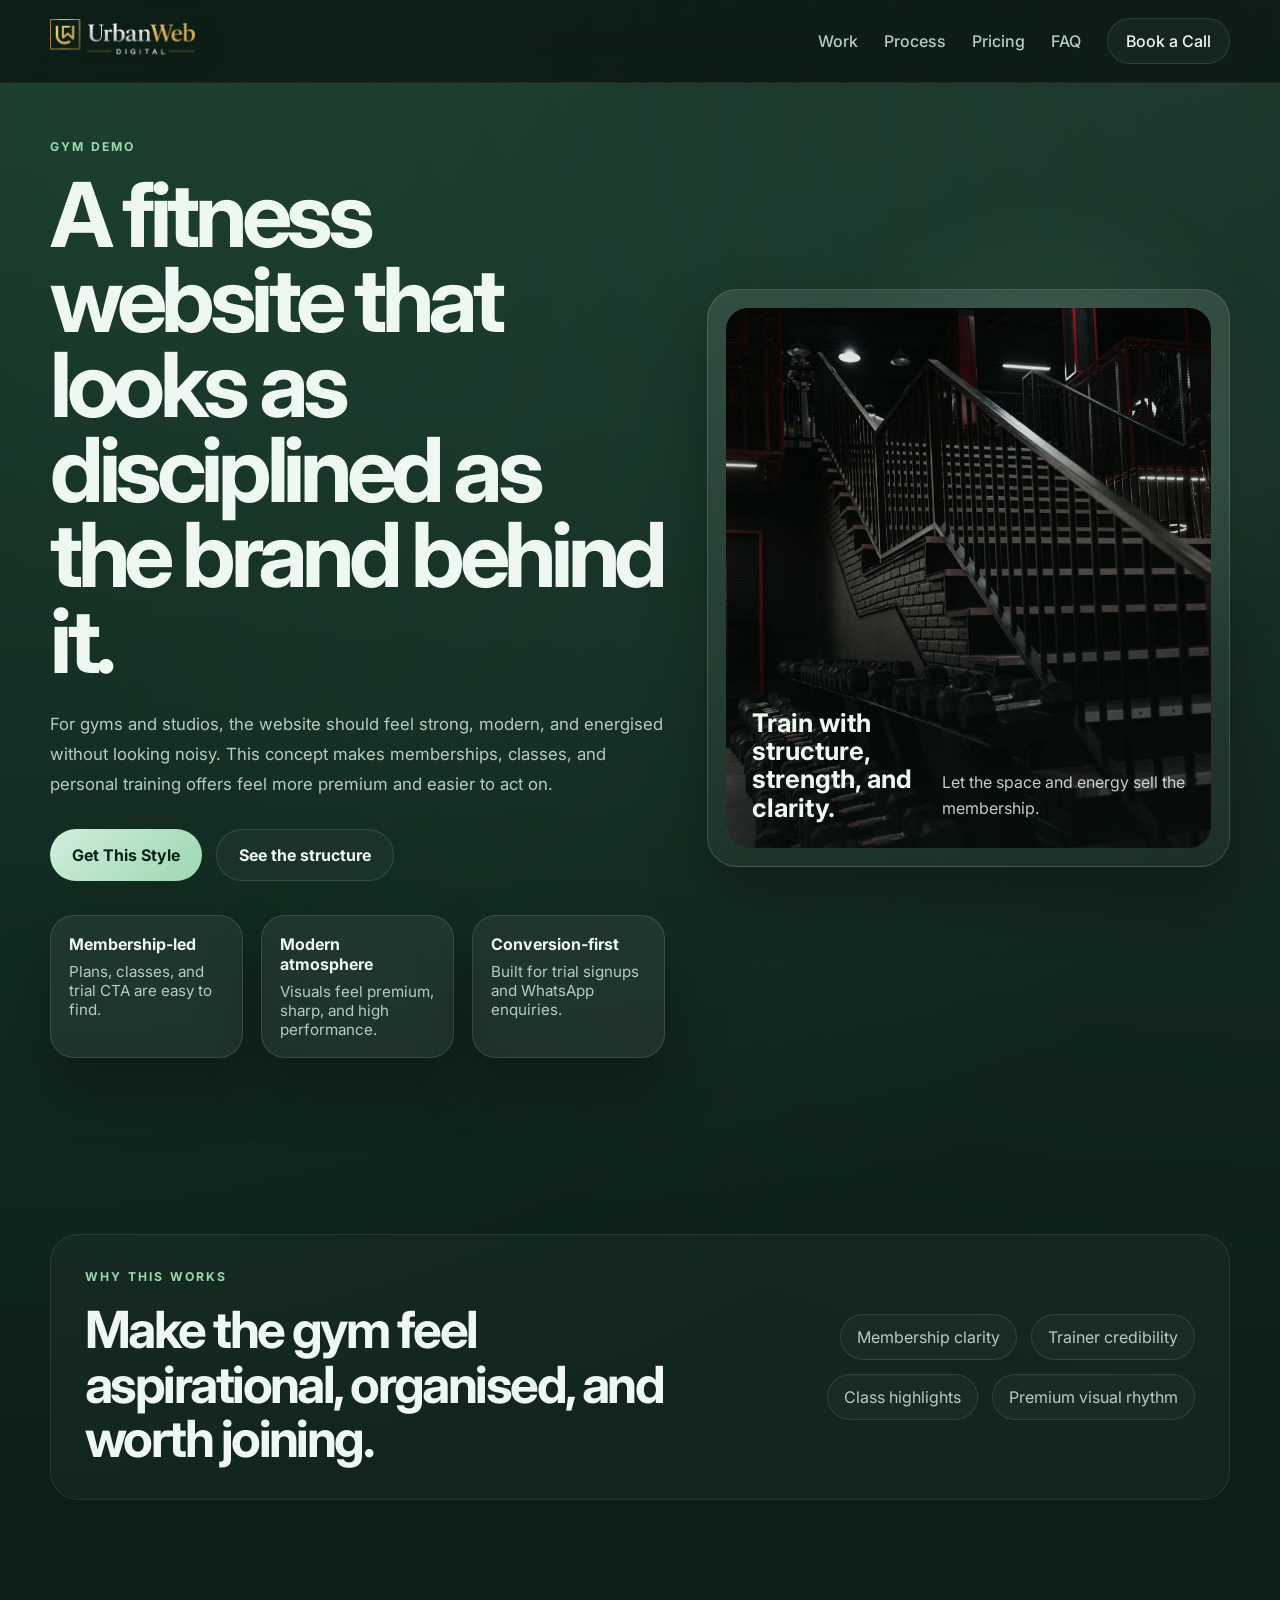
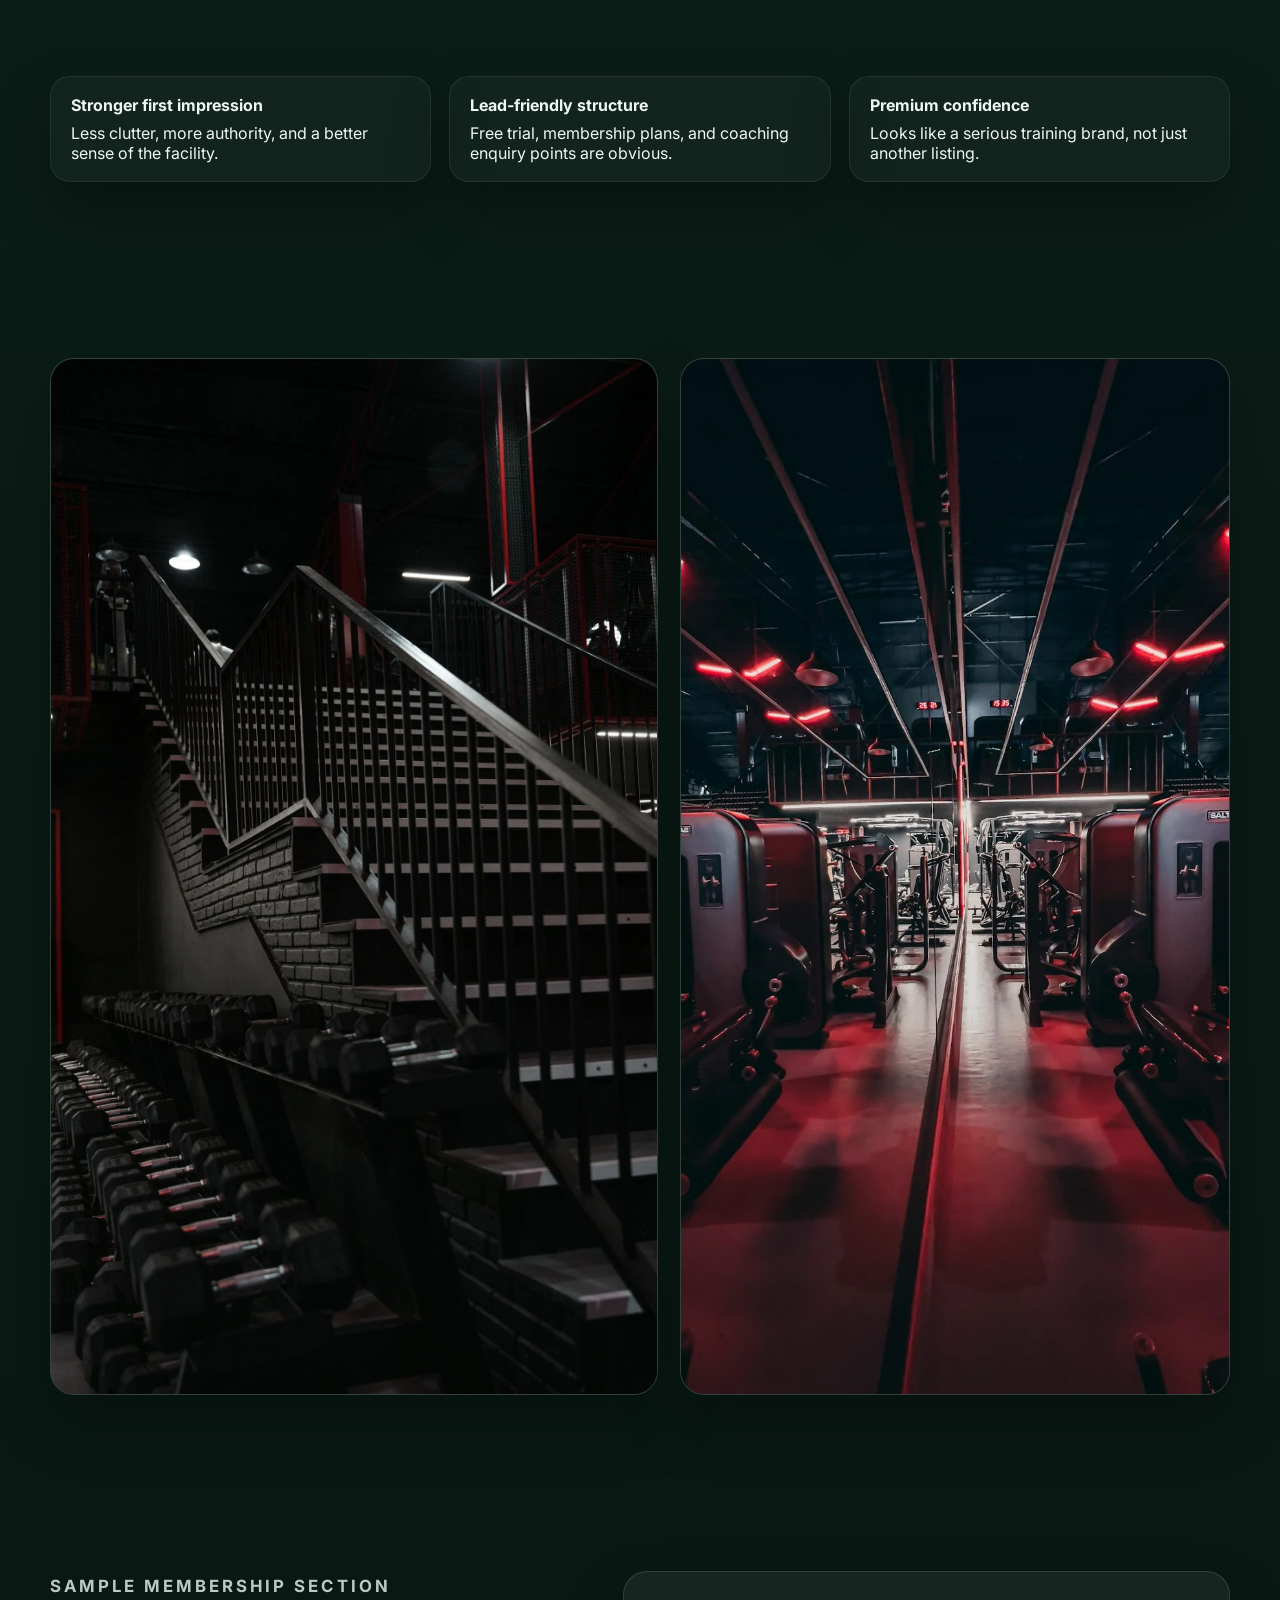
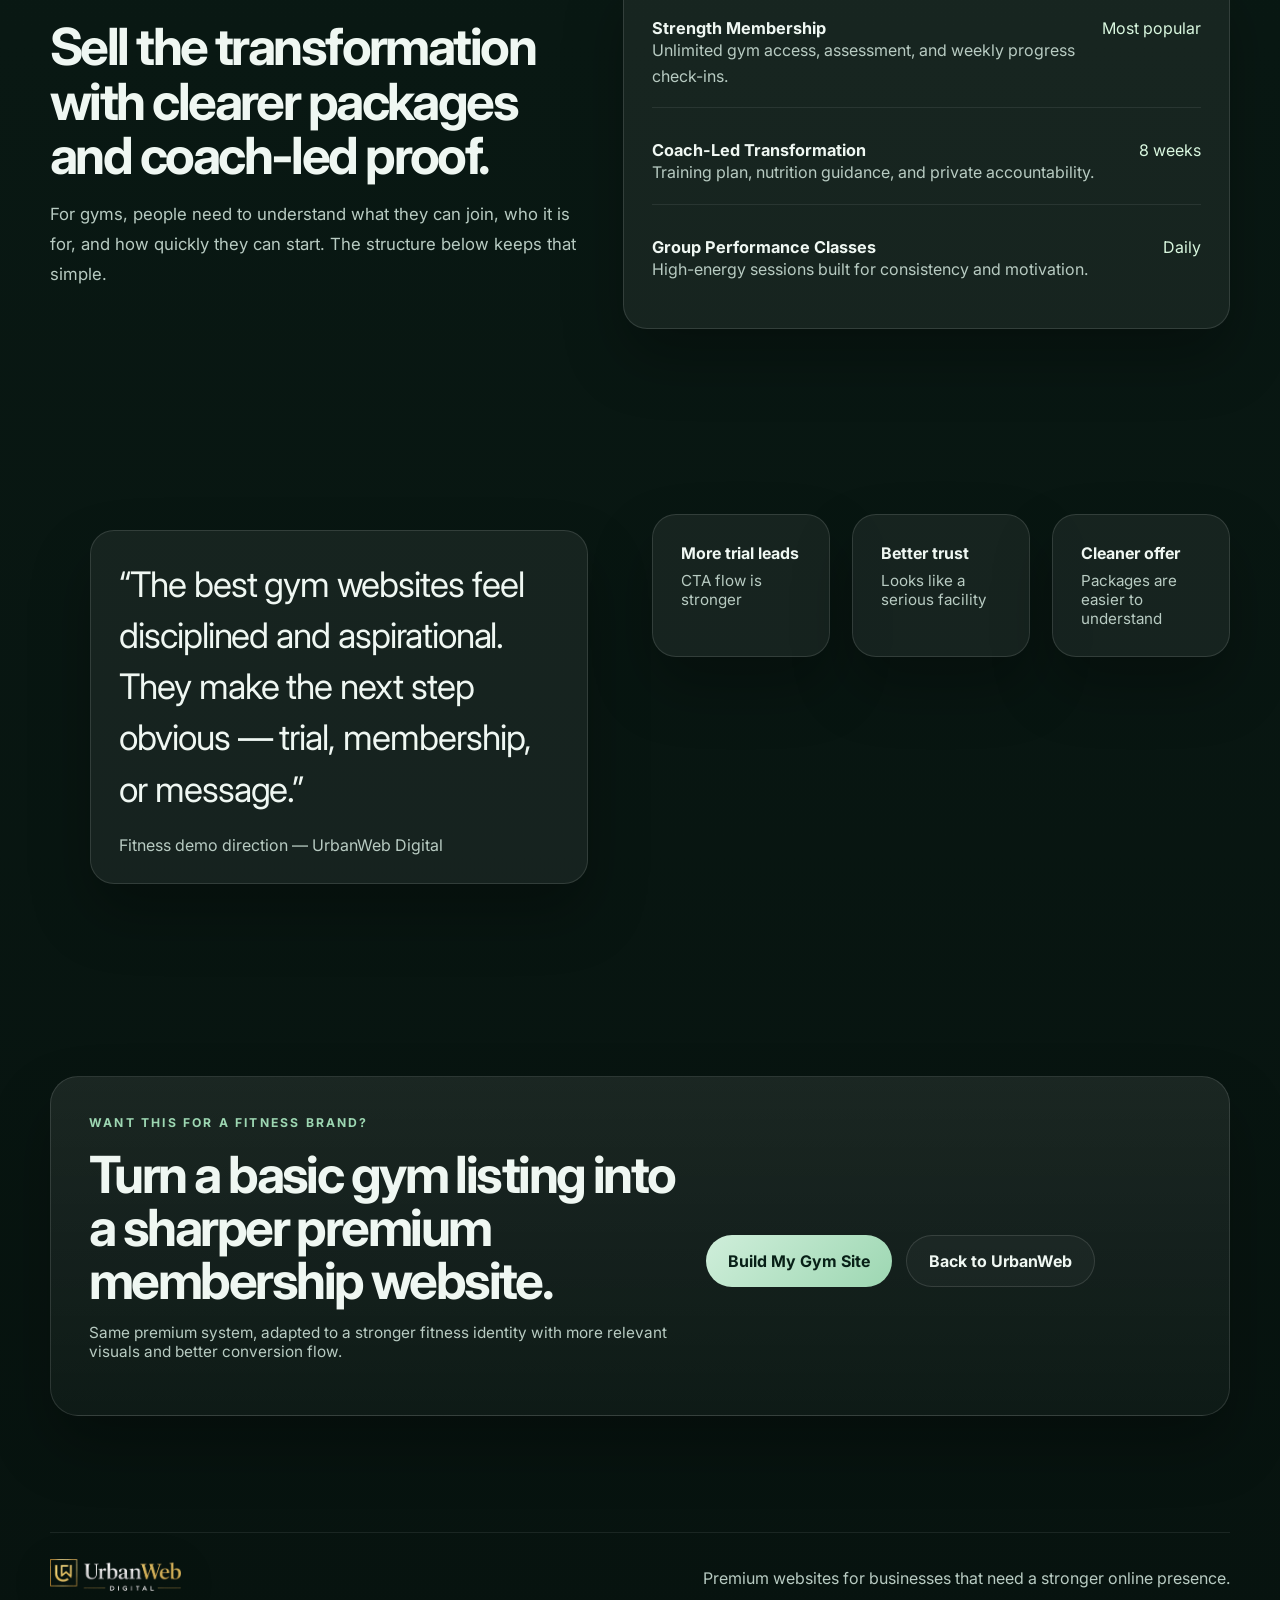
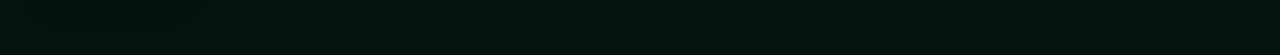
<file: demo-gym.html>
<!DOCTYPE html>
<html lang="en">
<head>
  <meta charset="UTF-8" />
  <meta name="viewport" content="width=device-width, initial-scale=1.0" />
  <title>Gym Demo — UrbanWeb Digital</title>
  <meta name="description" content="Premium gym website demo by UrbanWeb Digital." />
  <meta name="theme-color" content="#0f2d24" />
  <link rel="preconnect" href="https://fonts.googleapis.com">
  <link rel="preconnect" href="https://fonts.gstatic.com" crossorigin>
  <link href="https://fonts.googleapis.com/css2?family=Inter:wght@400;500;600;700;800&display=swap" rel="stylesheet">
  <link rel="stylesheet" href="styles.css" />
</head>
<body>
  <div class="site-shell">
    <header class="topbar">
      <div class="container nav-wrap">
        <a href="index.html#top" class="brand" aria-label="UrbanWeb Digital home">
          <img src="assets/urbanweb-logo.png" alt="UrbanWeb Digital" class="brand-logo" />
        </a>
        <button class="menu-toggle" aria-expanded="false" aria-controls="site-nav" aria-label="Toggle navigation">
          <span></span>
          <span></span>
        </button>
        <nav id="site-nav" class="nav">
          <a href="index.html#work">Work</a>
          <a href="index.html#process">Process</a>
          <a href="index.html#pricing">Pricing</a>
          <a href="index.html#faq">FAQ</a>
          <a class="nav-cta" href="index.html#contact">Book a Call</a>
        </nav>
      </div>
    </header>
    <main id="top">
      <section class="hero section demo-hero">
        <div class="container hero-grid">
          <div class="hero-copy reveal">
            <p class="eyebrow">Gym demo</p>
            <h1>A fitness website that looks as disciplined as the brand behind it.</h1>
            <p class="hero-text">For gyms and studios, the website should feel strong, modern, and energised without looking noisy. This concept makes memberships, classes, and personal training offers feel more premium and easier to act on.</p>
            <div class="hero-actions">
              <a class="btn btn-primary" href="https://wa.me/919177418983" target="_blank" rel="noreferrer">Get This Style</a>
              <a class="btn btn-secondary" href="#results">See the structure</a>
            </div>
            <div class="hero-proof">
              <div><strong>Membership-led</strong><span>Plans, classes, and trial CTA are easy to find.</span></div>
              <div><strong>Modern atmosphere</strong><span>Visuals feel premium, sharp, and high performance.</span></div>
              <div><strong>Conversion-first</strong><span>Built for trial signups and WhatsApp enquiries.</span></div>
            </div>
          </div>
          <div class="hero-visual reveal delay-1">
            <div class="demo-frame">
              <div class="demo-screen" style="background-image:url('assets/local/gym-dark-1.webp'); background-position:center;">
                <div class="demo-screen-copy">
                  <strong>Train with structure, strength, and clarity.</strong>
                  <span>Let the space and energy sell the membership.</span>
                </div>
              </div>
            </div>
          </div>
        </div>
      </section>

      <section class="section trust-strip reveal" id="results">
        <div class="container trust-grid">
          <div>
            <p class="mini-label">Why this works</p>
            <h2>Make the gym feel aspirational, organised, and worth joining.</h2>
          </div>
          <div class="trust-points">
            <span>Membership clarity</span>
            <span>Trainer credibility</span>
            <span>Class highlights</span>
            <span>Premium visual rhythm</span>
          </div>
        </div>
      </section>

      <section class="section">
        <div class="container info-band reveal">
          <div class="info-pill"><strong>Stronger first impression</strong><span>Less clutter, more authority, and a better sense of the facility.</span></div>
          <div class="info-pill"><strong>Lead-friendly structure</strong><span>Free trial, membership plans, and coaching enquiry points are obvious.</span></div>
          <div class="info-pill"><strong>Premium confidence</strong><span>Looks like a serious training brand, not just another listing.</span></div>
        </div>
      </section>

      <section class="section">
        <div class="container demo-gallery">
          <article class="showcase-card reveal">
            <img class="showcase-photo" src="assets/local/gym-dark-1.webp" alt="Modern premium gym interior" loading="eager" decoding="async" />
            <div class="showcase-copy"><span>Facility</span><h3>Use the space itself as a trust signal — clean, modern, and performance-driven.</h3></div>
          </article>
          <article class="showcase-card reveal delay-1">
            <img class="showcase-photo" src="assets/local/gym-dark-2.webp" alt="Modern gym interior with lighting" loading="lazy" decoding="async" />
            <div class="showcase-copy"><span>Atmosphere</span><h3>Controlled lighting and strong composition make the gym feel more premium and memorable.</h3></div>
          </article>
        </div>
      </section>

      <section class="section">
        <div class="container demo-split">
          <div class="section-head reveal narrow">
            <p class="eyebrow">Sample membership section</p>
            <h2>Sell the transformation with clearer packages and coach-led proof.</h2>
            <p>For gyms, people need to understand what they can join, who it is for, and how quickly they can start. The structure below keeps that simple.</p>
          </div>
          <div class="pricing-card reveal delay-1">
            <div class="schedule-list">
              <div class="schedule-item"><div><b>Strength Membership</b><span>Unlimited gym access, assessment, and weekly progress check-ins.</span></div><em>Most popular</em></div>
              <div class="schedule-item"><div><b>Coach-Led Transformation</b><span>Training plan, nutrition guidance, and private accountability.</span></div><em>8 weeks</em></div>
              <div class="schedule-item"><div><b>Group Performance Classes</b><span>High-energy sessions built for consistency and motivation.</span></div><em>Daily</em></div>
            </div>
          </div>
        </div>
      </section>

      <section class="section testimonial-section">
        <div class="container testimonial-grid">
          <blockquote class="testimonial reveal">
            <p>“The best gym websites feel disciplined and aspirational. They make the next step obvious — trial, membership, or message.”</p>
            <footer>Fitness demo direction — UrbanWeb Digital</footer>
          </blockquote>
          <div class="stats reveal delay-1">
            <div class="stat-card"><strong>More trial leads</strong><span>CTA flow is stronger</span></div>
            <div class="stat-card"><strong>Better trust</strong><span>Looks like a serious facility</span></div>
            <div class="stat-card"><strong>Cleaner offer</strong><span>Packages are easier to understand</span></div>
          </div>
        </div>
      </section>

      <section class="section">
        <div class="container demo-cta-box reveal">
          <div>
            <p class="eyebrow">Want this for a fitness brand?</p>
            <h2>Turn a basic gym listing into a sharper premium membership website.</h2>
            <p class="hero-note">Same premium system, adapted to a stronger fitness identity with more relevant visuals and better conversion flow.</p>
          </div>
          <div class="contact-actions">
            <a class="btn btn-primary" href="https://wa.me/919177418983" target="_blank" rel="noreferrer">Build My Gym Site</a>
            <a class="btn btn-secondary" href="index.html#work">Back to UrbanWeb</a>
          </div>
        </div>
      </section>
    </main>
    <footer class="footer">
      <div class="container footer-wrap">
        <a href="index.html#top" class="brand brand-footer" aria-label="UrbanWeb Digital home">
          <img src="assets/urbanweb-logo.png" alt="UrbanWeb Digital" class="brand-logo brand-logo-footer" />
        </a>
        <p>Premium websites for businesses that need a stronger online presence.</p>
      </div>
    </footer>
  </div>
  <script src="script.js"></script>
</body>
</html>
</file>
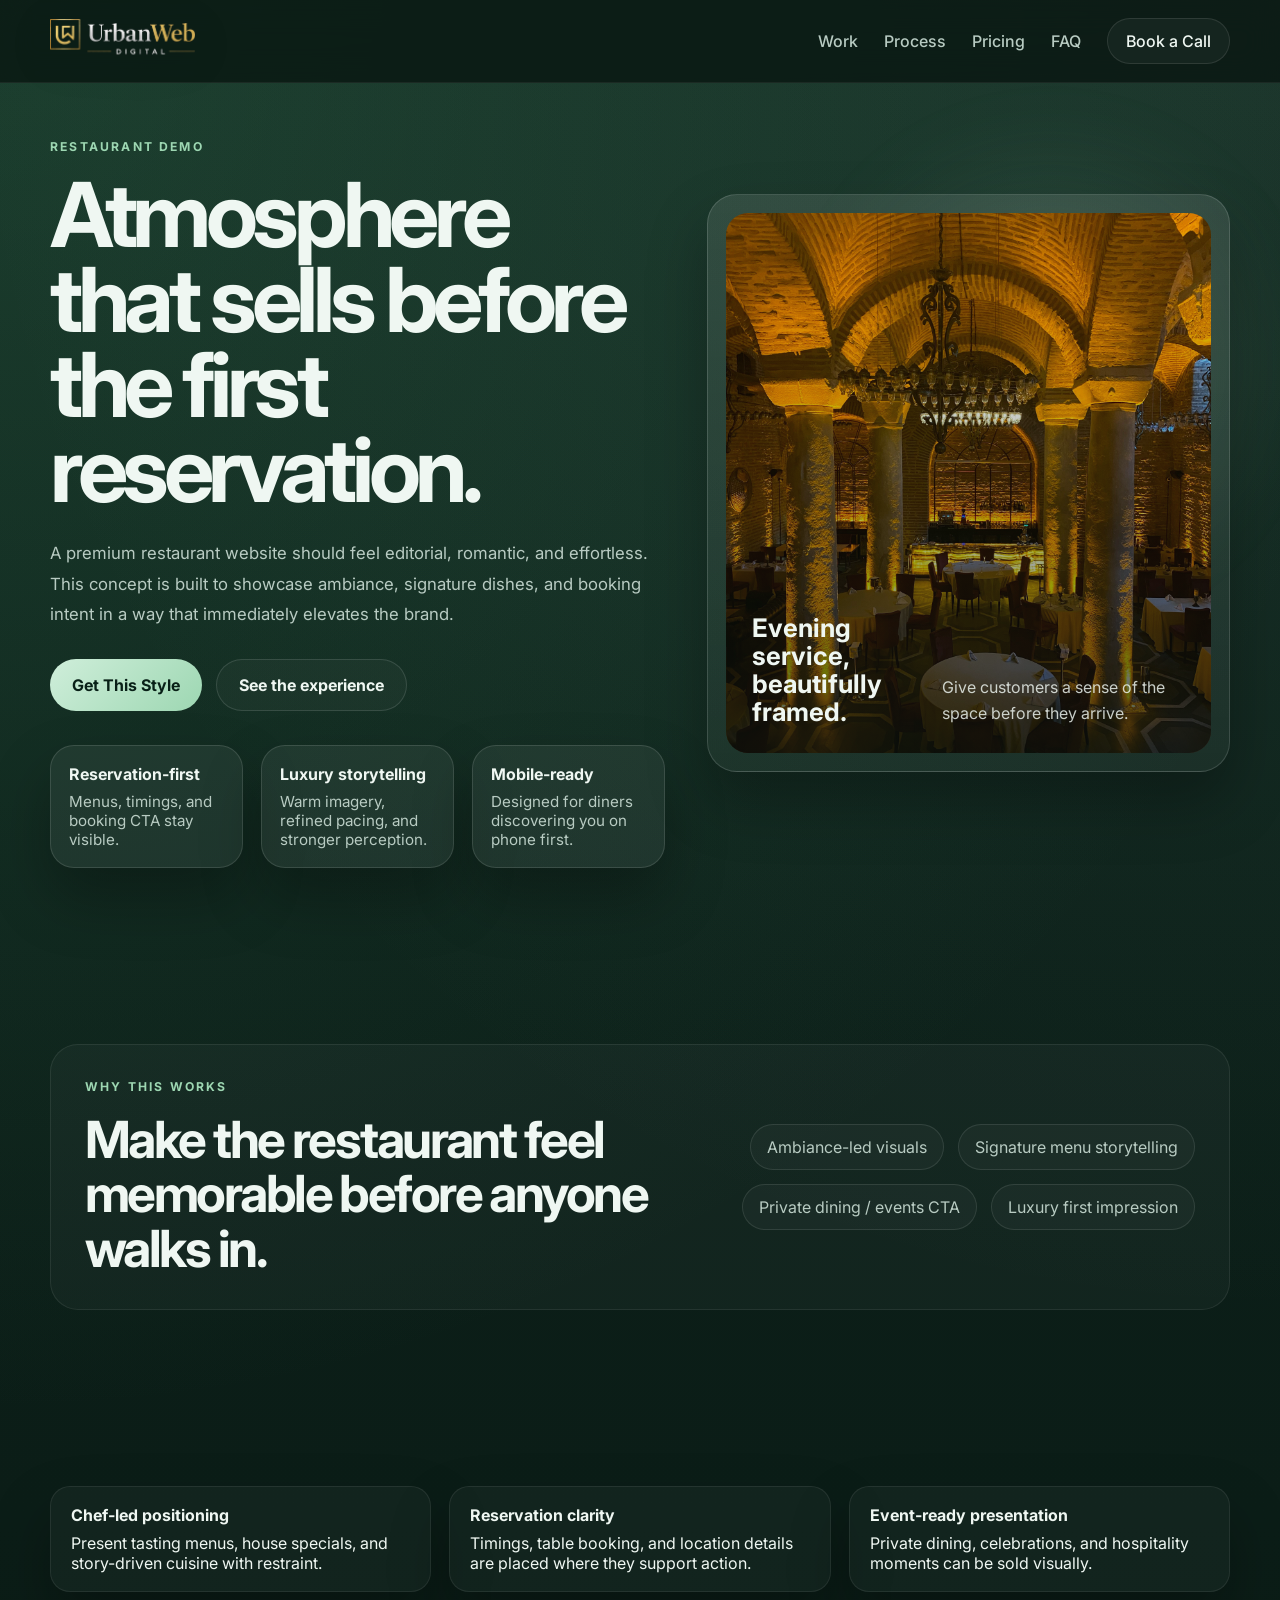
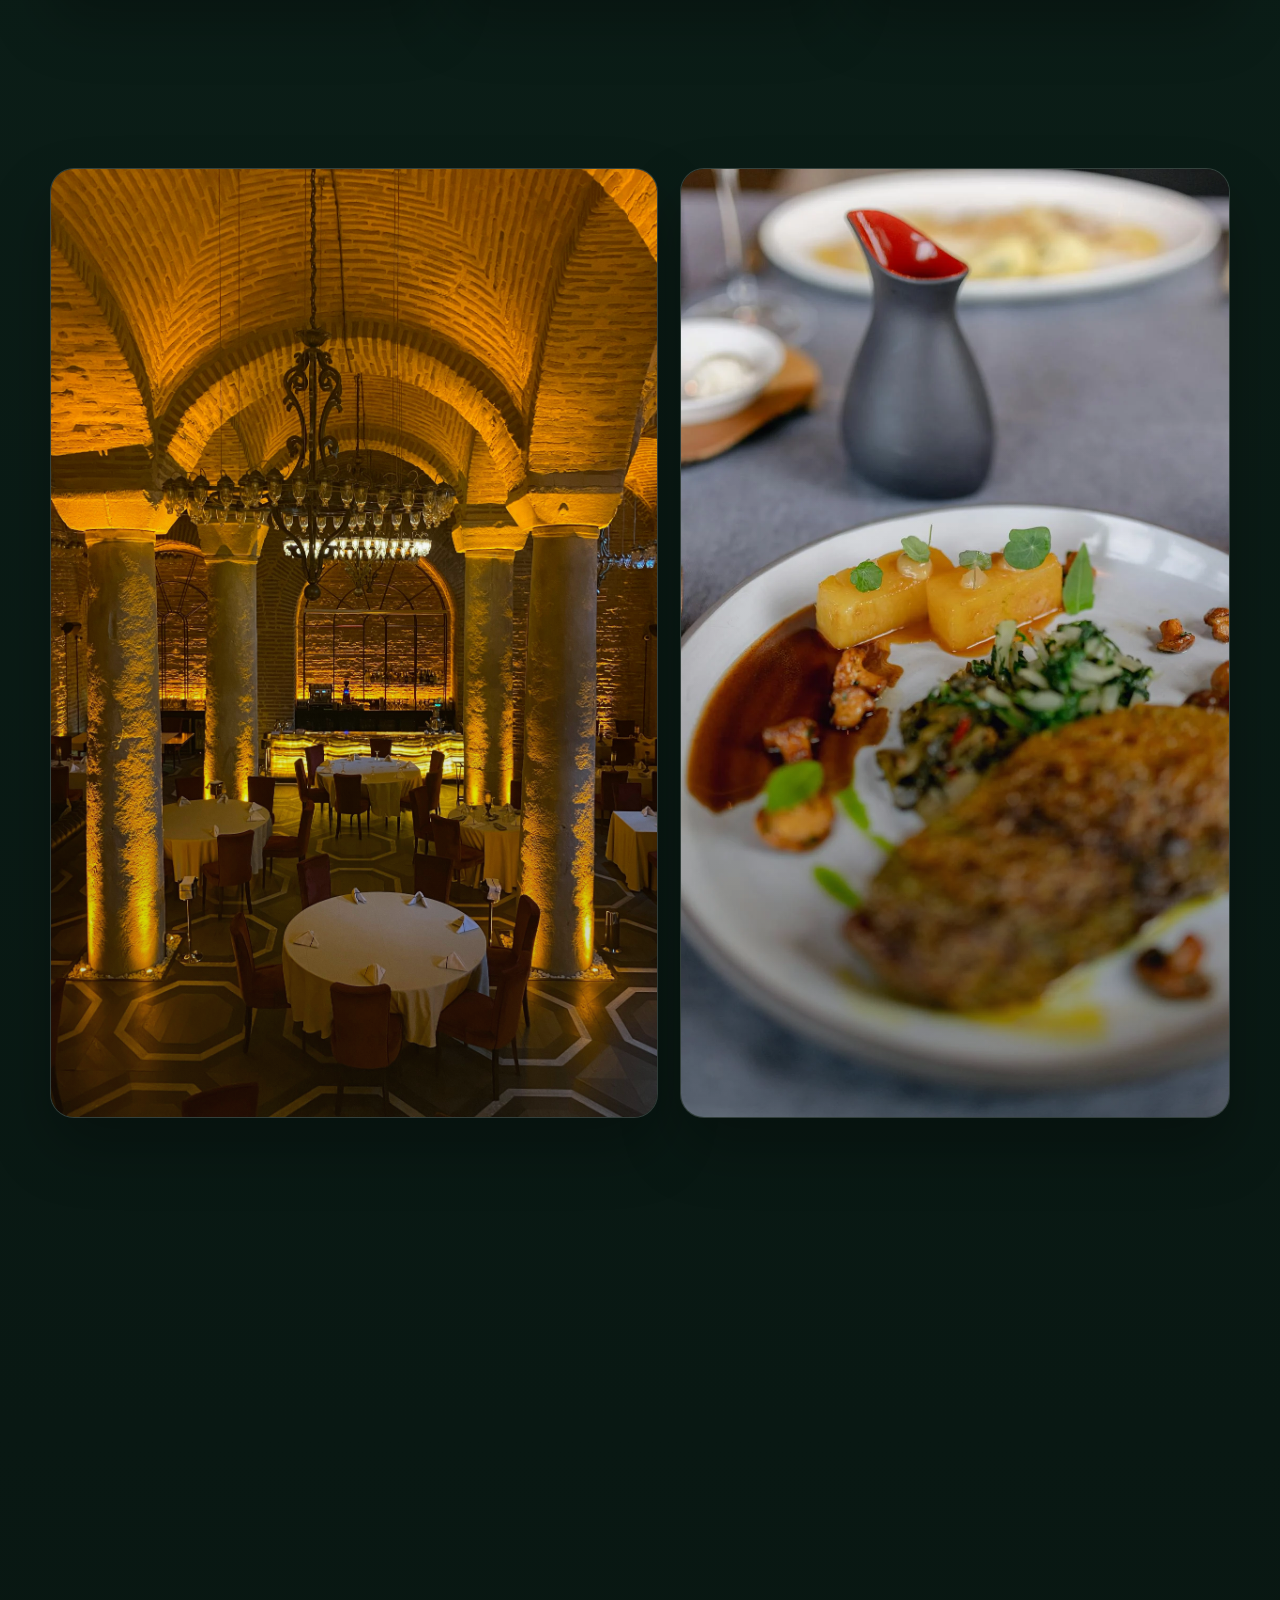
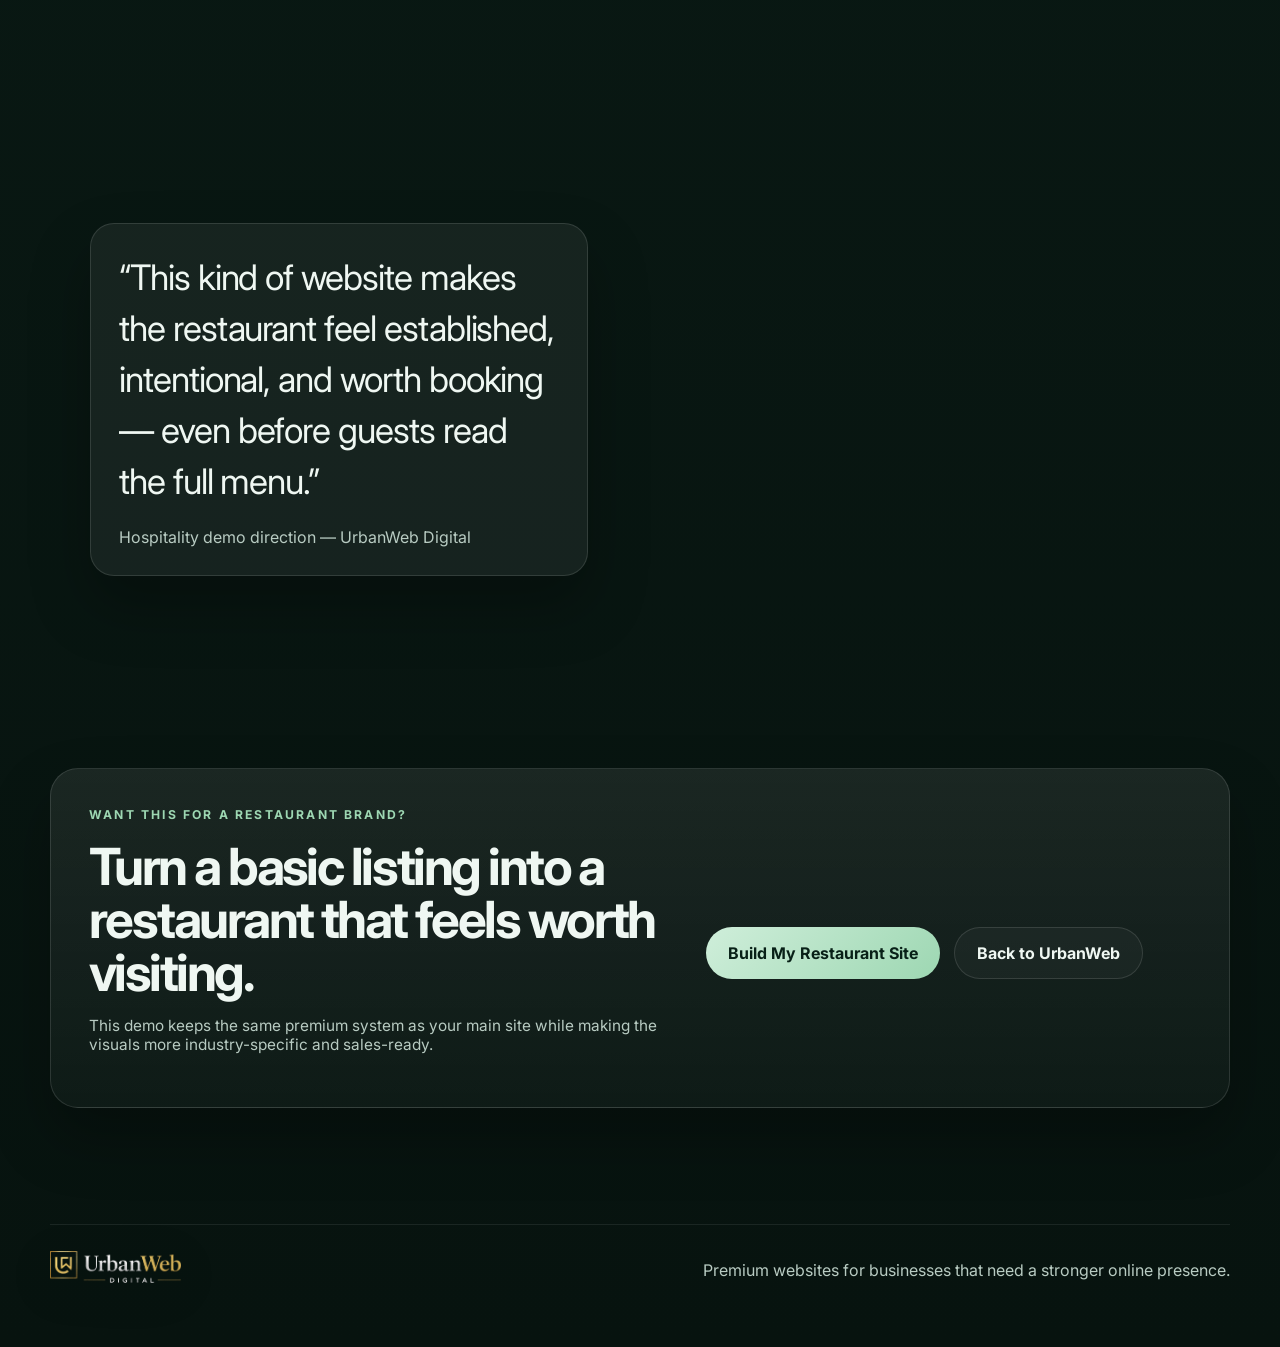
<file: demo-restaurant.html>
<!DOCTYPE html>
<html lang="en">
<head>
  <meta charset="UTF-8" />
  <meta name="viewport" content="width=device-width, initial-scale=1.0" />
  <title>Restaurant Demo — UrbanWeb Digital</title>
  <meta name="description" content="Premium restaurant website demo by UrbanWeb Digital." />
  <meta name="theme-color" content="#0f2d24" />
  <link rel="preconnect" href="https://fonts.googleapis.com">
  <link rel="preconnect" href="https://fonts.gstatic.com" crossorigin>
  <link href="https://fonts.googleapis.com/css2?family=Inter:wght@400;500;600;700;800&display=swap" rel="stylesheet">
  <link rel="stylesheet" href="styles.css" />
</head>
<body>
  <div class="site-shell">
    <header class="topbar">
      <div class="container nav-wrap">
        <a href="index.html#top" class="brand" aria-label="UrbanWeb Digital home">
          <img src="assets/urbanweb-logo.png" alt="UrbanWeb Digital" class="brand-logo" />
        </a>
        <button class="menu-toggle" aria-expanded="false" aria-controls="site-nav" aria-label="Toggle navigation">
          <span></span>
          <span></span>
        </button>
        <nav id="site-nav" class="nav">
          <a href="index.html#work">Work</a>
          <a href="index.html#process">Process</a>
          <a href="index.html#pricing">Pricing</a>
          <a href="index.html#faq">FAQ</a>
          <a class="nav-cta" href="index.html#contact">Book a Call</a>
        </nav>
      </div>
    </header>
    <main id="top">
      <section class="hero section demo-hero">
        <div class="container hero-grid">
          <div class="hero-copy reveal">
            <p class="eyebrow">Restaurant demo</p>
            <h1>Atmosphere that sells before the first reservation.</h1>
            <p class="hero-text">A premium restaurant website should feel editorial, romantic, and effortless. This concept is built to showcase ambiance, signature dishes, and booking intent in a way that immediately elevates the brand.</p>
            <div class="hero-actions">
              <a class="btn btn-primary" href="https://wa.me/919177418983" target="_blank" rel="noreferrer">Get This Style</a>
              <a class="btn btn-secondary" href="#experience">See the experience</a>
            </div>
            <div class="hero-proof">
              <div><strong>Reservation-first</strong><span>Menus, timings, and booking CTA stay visible.</span></div>
              <div><strong>Luxury storytelling</strong><span>Warm imagery, refined pacing, and stronger perception.</span></div>
              <div><strong>Mobile-ready</strong><span>Designed for diners discovering you on phone first.</span></div>
            </div>
          </div>
          <div class="hero-visual reveal delay-1">
            <div class="demo-frame">
              <div class="demo-screen" style="background-image:url('assets/local/restaurant-interior.jpg');">
                <div class="demo-screen-copy">
                  <strong>Evening service, beautifully framed.</strong>
                  <span>Give customers a sense of the space before they arrive.</span>
                </div>
              </div>
            </div>
          </div>
        </div>
      </section>

      <section class="section trust-strip reveal" id="experience">
        <div class="container trust-grid">
          <div>
            <p class="mini-label">Why this works</p>
            <h2>Make the restaurant feel memorable before anyone walks in.</h2>
          </div>
          <div class="trust-points">
            <span>Ambiance-led visuals</span>
            <span>Signature menu storytelling</span>
            <span>Private dining / events CTA</span>
            <span>Luxury first impression</span>
          </div>
        </div>
      </section>

      <section class="section">
        <div class="container info-band reveal">
          <div class="info-pill"><strong>Chef-led positioning</strong><span>Present tasting menus, house specials, and story-driven cuisine with restraint.</span></div>
          <div class="info-pill"><strong>Reservation clarity</strong><span>Timings, table booking, and location details are placed where they support action.</span></div>
          <div class="info-pill"><strong>Event-ready presentation</strong><span>Private dining, celebrations, and hospitality moments can be sold visually.</span></div>
        </div>
      </section>

      <section class="section">
        <div class="container demo-gallery">
          <article class="showcase-card reveal">
            <img class="showcase-photo" src="assets/local/restaurant-interior.jpg" alt="Luxury restaurant interior" loading="eager" decoding="async" />
            <div class="showcase-copy"><span>Dining room</span><h3>A hero image that instantly signals warmth, elegance, and occasion.</h3></div>
          </article>
          <article class="showcase-card reveal delay-1">
            <img class="showcase-photo" src="assets/local/restaurant-dish.webp" alt="Gourmet plated fine dining dish" loading="lazy" decoding="async" />
            <div class="showcase-copy"><span>Signature plate</span><h3>Use dish photography to create desire without overcrowding the layout.</h3></div>
          </article>
        </div>
      </section>

      <section class="section">
        <div class="container demo-split">
          <div class="section-head reveal narrow">
            <p class="eyebrow">Sample menu section</p>
            <h2>Structure the experience like a premium hospitality brand.</h2>
            <p>Instead of listing everything in a cluttered way, a stronger restaurant website curates the menu. It makes the brand feel intentional.</p>
          </div>
          <div class="pricing-card reveal delay-1">
            <div class="menu-list">
              <div class="menu-item"><div><b>Seared Tenderloin</b><span>Black garlic jus, confit shallots, smoked potato.</span></div><em>Signature</em></div>
              <div class="menu-item"><div><b>Herb Butter Lobster</b><span>Charred lemon, saffron beurre blanc, fennel ash.</span></div><em>Chef's pick</em></div>
              <div class="menu-item"><div><b>Dark Chocolate Torte</b><span>Sea salt caramel, cocoa crumb, vanilla cream.</span></div><em>Dessert</em></div>
            </div>
          </div>
        </div>
      </section>

      <section class="section testimonial-section">
        <div class="container testimonial-grid">
          <blockquote class="testimonial reveal">
            <p>“This kind of website makes the restaurant feel established, intentional, and worth booking — even before guests read the full menu.”</p>
            <footer>Hospitality demo direction — UrbanWeb Digital</footer>
          </blockquote>
          <div class="stats reveal delay-1">
            <div class="stat-card"><strong>Better perception</strong><span>Looks more expensive immediately</span></div>
            <div class="stat-card"><strong>More reservations</strong><span>Stronger CTA placement</span></div>
            <div class="stat-card"><strong>Brand fit</strong><span>Feels like a real destination</span></div>
          </div>
        </div>
      </section>

      <section class="section">
        <div class="container demo-cta-box reveal">
          <div>
            <p class="eyebrow">Want this for a restaurant brand?</p>
            <h2>Turn a basic listing into a restaurant that feels worth visiting.</h2>
            <p class="hero-note">This demo keeps the same premium system as your main site while making the visuals more industry-specific and sales-ready.</p>
          </div>
          <div class="contact-actions">
            <a class="btn btn-primary" href="https://wa.me/919177418983" target="_blank" rel="noreferrer">Build My Restaurant Site</a>
            <a class="btn btn-secondary" href="index.html#work">Back to UrbanWeb</a>
          </div>
        </div>
      </section>
    </main>
    <footer class="footer">
      <div class="container footer-wrap">
        <a href="index.html#top" class="brand brand-footer" aria-label="UrbanWeb Digital home">
          <img src="assets/urbanweb-logo.png" alt="UrbanWeb Digital" class="brand-logo brand-logo-footer" />
        </a>
        <p>Premium websites for businesses that need a stronger online presence.</p>
      </div>
    </footer>
  </div>
  <script src="script.js"></script>
</body>
</html>
</file>
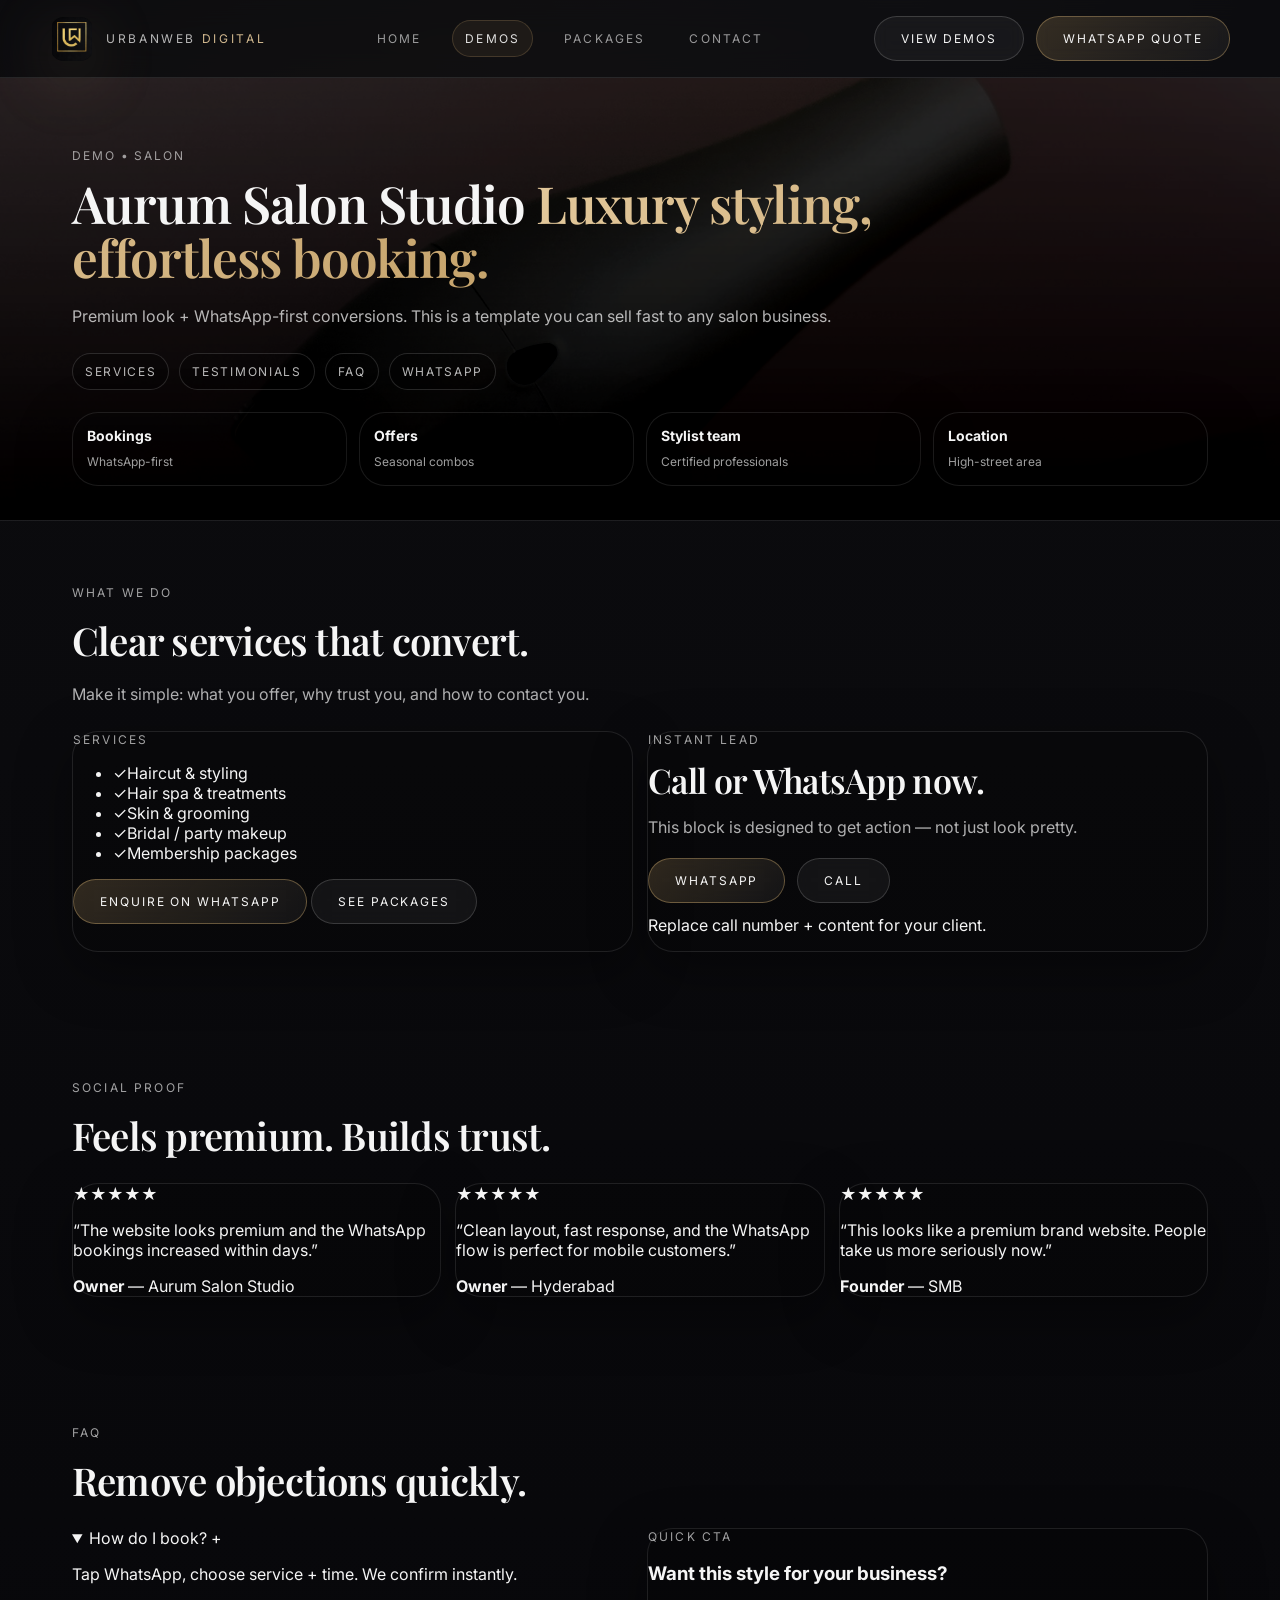
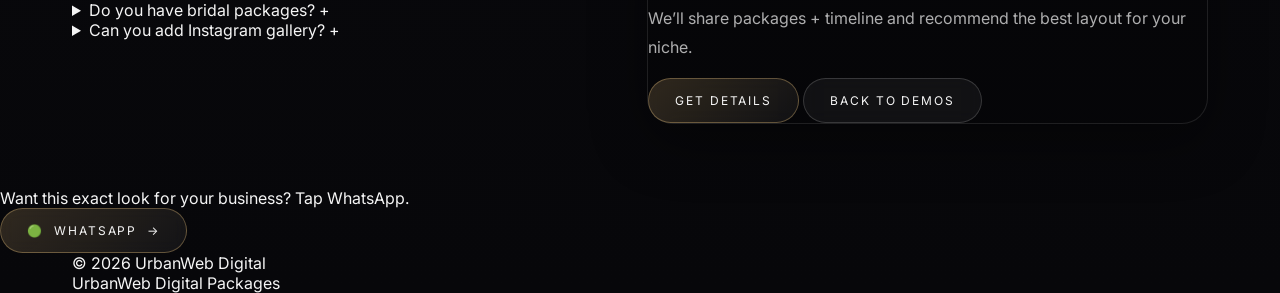
<file: demo-salon.html>
<!doctype html>
<html lang="en">
<head>
  <meta charset="UTF-8"/>
  <meta name="viewport" content="width=device-width, initial-scale=1.0"/>
  <title>Demo — Salon Website</title>
  <meta name="description" content="Premium salon website demo in UrbanWeb Digital dark-luxury theme."/>
  <meta name="theme-color" content="#0c0c0f" />
    <link rel="icon" type="image/png" href="assets/favicon-32.png" />
  <link rel="apple-touch-icon" href="assets/apple-touch-icon.png" />
<link rel="preconnect" href="https://fonts.googleapis.com">
  <link rel="preconnect" href="https://fonts.gstatic.com" crossorigin>
  <link href="https://fonts.googleapis.com/css2?family=Playfair+Display:wght@500;600;700&family=Inter:wght@300;400;500;600&display=swap" rel="stylesheet">
  <style>
:root{
  --bg:#0c0c0f;
  --bg2:#07070a;
  --panel:rgba(255,255,255,.05);
  --panel2:rgba(0,0,0,.30);
  --line:rgba(255,255,255,.12);
  --text:#f5f5f5;
  --muted:rgba(255,255,255,.68);
  --muted2:rgba(255,255,255,.52);
  --gold:#c6a46c;
  --goldSoft:#e2c79a;
  --shadow: 0 30px 90px rgba(0,0,0,.55);
  --shadow2: 0 18px 55px rgba(0,0,0,.40);
  --r:18px;
  --r2:26px;
  --max:1180px;
}
*{box-sizing:border-box}
html{scroll-behavior:smooth}
body{
  margin:0;
  font-family: Inter, system-ui, -apple-system, Segoe UI, Roboto, Arial, sans-serif;
  background: radial-gradient(900px 520px at 30% 10%, rgba(198,164,108,.14), transparent 60%),
              radial-gradient(900px 520px at 70% 0%, rgba(255,255,255,.05), transparent 60%),
              linear-gradient(180deg, var(--bg) 0%, var(--bg2) 100%);
  color:var(--text);
}
a{color:inherit; text-decoration:none}
.wrap{max-width:var(--max); margin:0 auto; padding:0 22px}
.btn{
  display:inline-flex; align-items:center; justify-content:center; gap:10px;
  padding:14px 26px;
  border-radius:999px;
  font-size:12px;
  letter-spacing:.16em;
  text-transform:uppercase;
  border:1px solid rgba(255,255,255,.16);
  background: rgba(255,255,255,.05);
  backdrop-filter: blur(8px);
  cursor:pointer;
  transition:.25s ease;
  white-space:nowrap;
}
.btn:hover{transform: translateY(-2px)}
.btn.gold{
  border-color:rgba(198,164,108,.42);
  background: linear-gradient(135deg, rgba(198,164,108,.22), rgba(255,255,255,.05));
}
.pill{
  display:inline-flex; align-items:center; gap:10px;
  padding:10px 14px;
  border-radius:999px;
  border:1px solid rgba(198,164,108,.26);
  background: rgba(198,164,108,.10);
  color: rgba(255,255,255,.78);
  font-size:12px;
  letter-spacing:.12em;
  text-transform:uppercase;
}
.pill i{
  width:6px;height:6px;border-radius:50%;
  background: var(--gold);
  box-shadow: 0 0 0 7px rgba(198,164,108,.14);
  display:inline-block;
}
.h-serif{
  font-family:"Playfair Display", serif;
  font-weight:600;
  letter-spacing:-.02em;
}
.goldText{
  background: linear-gradient(90deg, var(--goldSoft), var(--gold));
  -webkit-background-clip:text;
  background-clip:text;
  color:transparent;
}
.card{
  border-radius: var(--r2);
  border:1px solid rgba(255,255,255,.10);
  background: rgba(0,0,0,.20);
  box-shadow: var(--shadow2);
}
.section{padding:64px 0}
.kicker{
  font-size:12px;
  letter-spacing:.18em;
  text-transform:uppercase;
  color: rgba(255,255,255,.62);
}
.h2{
  margin:14px 0 0;
  font-family:"Playfair Display", serif;
  font-weight:600;
  font-size: clamp(26px, 3vw, 40px);
  letter-spacing:-.02em;
}
.sub{
  margin:14px 0 0;
  color: var(--muted);
  line-height:1.8;
  max-width: 70ch;
}
.grid3{display:grid; grid-template-columns: repeat(3, 1fr); gap:14px}
.grid2{display:grid; grid-template-columns: repeat(2, 1fr); gap:14px}
@media (max-width: 980px){
  .grid3{grid-template-columns:1fr}
  .grid2{grid-template-columns:1fr}
}

.nav{
  position:sticky; top:0; z-index:60;
  background: rgba(12,12,15,.70);
  backdrop-filter: blur(14px);
  border-bottom:1px solid rgba(255,255,255,.10);
}
.nav-inner{display:flex; align-items:center; justify-content:space-between; gap:14px; padding:16px 0}
.brand{display:flex; align-items:center; gap:12px}
.brand-mark{
  width:44px; height:44px;
  border-radius:14px;
  display:block;
  object-fit:contain;
  filter: drop-shadow(0 16px 32px rgba(198,164,108,.18));
}
.brand-text{
  font-size:12px;
  letter-spacing:.22em;
  text-transform:uppercase;
  color: rgba(255,255,255,.70);
}
.brand-accent{color: rgba(226,199,154,.92)}
.links{
  display:flex; gap:18px; align-items:center;
  font-size:12px; letter-spacing:.18em; text-transform:uppercase;
  color: rgba(255,255,255,.58);
}
.links a{
  padding:10px 12px;
  border-radius:999px;
  border:1px solid transparent;
  transition:.2s ease;
}
.links a:hover{border-color: rgba(198,164,108,.20); background: rgba(198,164,108,.08); color: rgba(255,255,255,.82)}
.links a.on{color: rgba(255,255,255,.86); border-color: rgba(198,164,108,.22); background: rgba(198,164,108,.08)}
.nav-cta{display:flex; gap:12px; align-items:center}
@media (max-width: 980px){
  .links{display:none}
  .nav-cta .btn{padding:12px 18px}
}

.hero2{
  position:relative; padding:70px 0 34px;
  overflow:hidden;
  border-bottom:1px solid rgba(255,255,255,.08);
}
.hero2 .bg{
  position:absolute; inset:0; z-index:-2;
  background-image:
    linear-gradient(to bottom, rgba(0,0,0,.70), rgba(0,0,0,.92)),
    radial-gradient(circle at 60% 25%, rgba(198,164,108,.22), transparent 55%),
    var(--heroImg, none);
  background-size:cover;
  background-position:center;
  filter: brightness(.74) contrast(1.12);
  transform: scale(1.03);
}
.breadcrumb{color: rgba(255,255,255,.58); font-size:12px; letter-spacing:.16em; text-transform:uppercase}
.hero2 h1{
  margin:14px 0 0;
  font-family:"Playfair Display", serif;
  font-weight:600;
  letter-spacing:-.02em;
  font-size: clamp(34px, 4vw, 56px);
  line-height:1.05;
  max-width: 980px;
}
.hero2 p{margin:16px 0 0; color: rgba(255,255,255,.70); line-height:1.9; max-width: 78ch}
.tabs{
  margin-top:22px;
  display:flex; gap:10px; flex-wrap:wrap;
}
.tab{
  padding:10px 12px; border-radius:999px;
  border:1px solid rgba(255,255,255,.14);
  background: rgba(0,0,0,.22);
  font-size:12px; letter-spacing:.14em; text-transform:uppercase;
  color: rgba(255,255,255,.72);
  transition:.2s ease;
}
.tab:hover{border-color: rgba(198,164,108,.28); background: rgba(198,164,108,.10); color: rgba(255,255,255,.86)}
.small-grid{display:grid; grid-template-columns: repeat(4, 1fr); gap:12px}
@media (max-width: 980px){ .small-grid{grid-template-columns:1fr 1fr} }
@media (max-width: 560px){ .small-grid{grid-template-columns:1fr} }
.kpi{padding:14px}
.kpi b{display:block; font-size:14px}
.kpi span{display:block; margin-top:8px; color: rgba(255,255,255,.62); font-size:12px; line-height:1.6}
hr.sep{border:none; border-top:1px solid rgba(255,255,255,.08); margin:0}
.gallery{display:grid; grid-template-columns: repeat(3,1fr); gap:12px; margin-top:18px}
.gallery img{width:100%; height:240px; object-fit:cover; border-radius: 18px; border:1px solid rgba(255,255,255,.10); cursor:pointer; filter: contrast(1.06) saturate(1.03)}
@media (max-width: 980px){ .gallery{grid-template-columns:1fr} .gallery img{height:220px}}
.modal{
  position:fixed; inset:0; z-index:200;
  display:none; place-items:center;
  background: rgba(0,0,0,.78);
  backdrop-filter: blur(10px);
}
.modal.on{display:grid}
.modal img{max-width:min(1100px, 92vw); max-height:82vh; border-radius: 20px; border:1px solid rgba(255,255,255,.16)}
.modal .x{
  position:fixed; top:16px; right:16px;
  width:44px;height:44px;border-radius:999px;
  border:1px solid rgba(255,255,255,.16);
  background: rgba(0,0,0,.35);
  display:grid; place-items:center;
  cursor:pointer;
  color: rgba(255,255,255,.82);
}
.mapbox{
  border-radius: 26px;
  border:1px solid rgba(255,255,255,.10);
  overflow:hidden;
  background: rgba(0,0,0,.22);
  box-shadow: var(--shadow2);
}
.mapbox iframe{width:100%; height:380px; border:0; filter: grayscale(1) contrast(1.12) brightness(.92)}
@media (max-width: 980px){ .mapbox iframe{height:320px}}
.timeline{display:grid; gap:12px; margin-top:18px}
.step{padding:16px}
.step b{display:block; font-size:14px}
.step span{display:block; margin-top:8px; color: rgba(255,255,255,.68); line-height:1.7}
</style>
</head>
<body>


  <div class="nav">
    <div class="wrap nav-inner">
      <a class="brand" href="index.html" aria-label="UrbanWeb Digital">
        <img class="brand-mark" src="assets/img/logo-mark.png" alt="UrbanWeb Digital logo">
        <span class="brand-text">URBANWEB <span class="brand-accent">DIGITAL</span></span>
      </a>
      <nav class="links" aria-label="Primary">
        <a class="" href="index.html#top">Home</a>
        <a class="on" href="index.html#demos">Demos</a>
        <a class="" href="index.html#packages">Packages</a>
        <a class="" href="index.html#contact">Contact</a>
      </nav>
      <div class="nav-cta">
        <a class="btn" href="index.html#demos">View demos</a>
        <a class="btn gold" id="waTop" href="#">WhatsApp quote</a>
      </div>
    </div>
  </div>

<header class="hero2" style="--heroImg:url('assets/img/demo-coaching.jpg');">
  <div class="bg" aria-hidden="true"></div>
  <div class="wrap">
    <div class="breadcrumb">Demo • Salon</div>
    <h1 class="h-serif">Aurum Salon Studio <span class="goldText">Luxury styling, effortless booking.</span></h1>
    <p>Premium look + WhatsApp-first conversions. This is a template you can sell fast to any salon business.</p>
    <div class="tabs">
      <a class="tab" href="#services">Services</a>
      <a class="tab" href="#proof">Testimonials</a>
      <a class="tab" href="#faq">FAQ</a>
      <a class="tab" id="waDemoTop" href="#">WhatsApp</a>
    </div>
    <div style="margin-top:22px" class="small-grid">
      <div class="card kpi"><b>Bookings</b><span>WhatsApp-first</span></div><div class="card kpi"><b>Offers</b><span>Seasonal combos</span></div><div class="card kpi"><b>Stylist team</b><span>Certified professionals</span></div><div class="card kpi"><b>Location</b><span>High-street area</span></div>
    </div>
  </div>
</header>

<section class="section" id="services">
  <div class="wrap">
    <div class="kicker">What we do</div>
    <div class="h2">Clear services that convert.</div>
    <p class="sub">Make it simple: what you offer, why trust you, and how to contact you.</p>

    <div class="grid2" style="margin-top:22px">
      <div class="card pack">
        <div class="kicker">Services</div>
        <ul class="list"><li><span class="tick">✓</span>Haircut & styling</li><li><span class="tick">✓</span>Hair spa & treatments</li><li><span class="tick">✓</span>Skin & grooming</li><li><span class="tick">✓</span>Bridal / party makeup</li><li><span class="tick">✓</span>Membership packages</li></ul>
        <div class="cta" style="margin-top:16px">
          <a class="btn gold" id="waService" href="#">Enquire on WhatsApp</a>
          <a class="btn" href="index.html#packages">See packages</a>
        </div>
      </div>

      <div class="card contact">
        <div class="bg" style="background-image:
          linear-gradient(to bottom, rgba(0,0,0,.58), rgba(0,0,0,.92)),
          radial-gradient(circle at 70% 30%, rgba(198,164,108,.18), transparent 55%),
          url('assets/img/texture-01.jpg');"></div>
        <div class="kicker">Instant lead</div>
        <div class="h2" style="font-size:34px; margin-top:10px">Call or WhatsApp now.</div>
        <p class="sub" style="margin-top:10px">This block is designed to get action — not just look pretty.</p>
        <div style="margin-top:16px; display:flex; gap:12px; flex-wrap:wrap">
          <a class="btn gold" id="waContact" href="#">WhatsApp</a>
          <a class="btn" href="tel:+919999999999">Call</a>
        </div>
        <p class="note" style="margin-top:12px">Replace call number + content for your client.</p>
      </div>
    </div>
  </div>
</section>

<section class="section" id="proof">
  <div class="wrap">
    <div class="kicker">Social proof</div>
    <div class="h2">Feels premium. Builds trust.</div>
    <div class="grid3" style="margin-top:22px">
      <div class="card quote">
        <div class="stars">★★★★★</div>
        <p>“The website looks premium and the WhatsApp bookings increased within days.”</p>
        <div class="who"><b>Owner</b> — Aurum Salon Studio</div>
      </div>
      <div class="card quote">
        <div class="stars">★★★★★</div>
        <p>“Clean layout, fast response, and the WhatsApp flow is perfect for mobile customers.”</p>
        <div class="who"><b>Owner</b> — Hyderabad</div>
      </div>
      <div class="card quote">
        <div class="stars">★★★★★</div>
        <p>“This looks like a premium brand website. People take us more seriously now.”</p>
        <div class="who"><b>Founder</b> — SMB</div>
      </div>
    </div>
  </div>
</section>

<section class="section" id="faq">
  <div class="wrap">
    <div class="kicker">FAQ</div>
    <div class="h2">Remove objections quickly.</div>
    <div style="margin-top:22px" class="grid2">
      <div>
        <details open>
          <summary>How do I book? <span class="plus">+</span></summary>
          <p>Tap WhatsApp, choose service + time. We confirm instantly.</p>
        </details><details>
          <summary>Do you have bridal packages? <span class="plus">+</span></summary>
          <p>Yes. We can showcase bridal portfolio and packages on the site.</p>
        </details><details>
          <summary>Can you add Instagram gallery? <span class="plus">+</span></summary>
          <p>Yes — we can embed reels/posts or build a gallery page.</p>
        </details>
      </div>
      <div class="card pack featured">
        <div class="kicker">Quick CTA</div>
        <h3>Want this style for your business?</h3>
        <p class="sub" style="margin-top:10px">We’ll share packages + timeline and recommend the best layout for your niche.</p>
        <div class="cta" style="margin-top:16px">
          <a class="btn gold" id="waSticky2" href="#">Get details</a>
          <a class="btn" href="index.html#demos">Back to demos</a>
        </div>
      </div>
    </div>
  </div>
</section>

<div class="wa" aria-label="WhatsApp enquiry">
  <div class="bubble">Want this exact look for your business? Tap WhatsApp.</div>
  <a class="btn gold" id="waSticky" href="#"><span aria-hidden="true">🟢</span> WhatsApp <span aria-hidden="true">→</span></a>
</div>

<footer>
  <div class="wrap">
    <div class="footer-row">
      <div>© <span id="year"></span> UrbanWeb Digital</div>
      <div class="footer-links">
        <a href="index.html">UrbanWeb Digital</a>
        <a href="index.html#packages">Packages</a>
      </div>
    </div>
  </div>
</footer>

<script>
  document.getElementById("year").textContent = new Date().getFullYear();
  const WA = {
    phone: "919177418983",
    brand: "UrbanWeb Digital",
    source: "Salon Demo"
  };
  function waLink(text){ return `https://wa.me/${WA.phone}?text=${encodeURIComponent(text)}`; }
  function msg(extra="") {
    return [
      `Hi ${WA.brand},`,
      `I saw your Salon demo and want a website in the same premium style.`,
      `Business name:`,
      `Location:`,
      `Need: (Website / Landing page / Both)`,
      extra ? `Extra: ${extra}` : `Extra:`,
      `Source: ${WA.source}`
    ].join("\n");
  }
  const base = waLink(msg(""));
  ["waTop","waDemoTop","waService","waContact","waSticky","waSticky2"].forEach(id=>{
    const el = document.getElementById(id);
    if(el){ el.href = base; el.target = "_blank"; }
  });
</script>
</body>
</html>
</file>
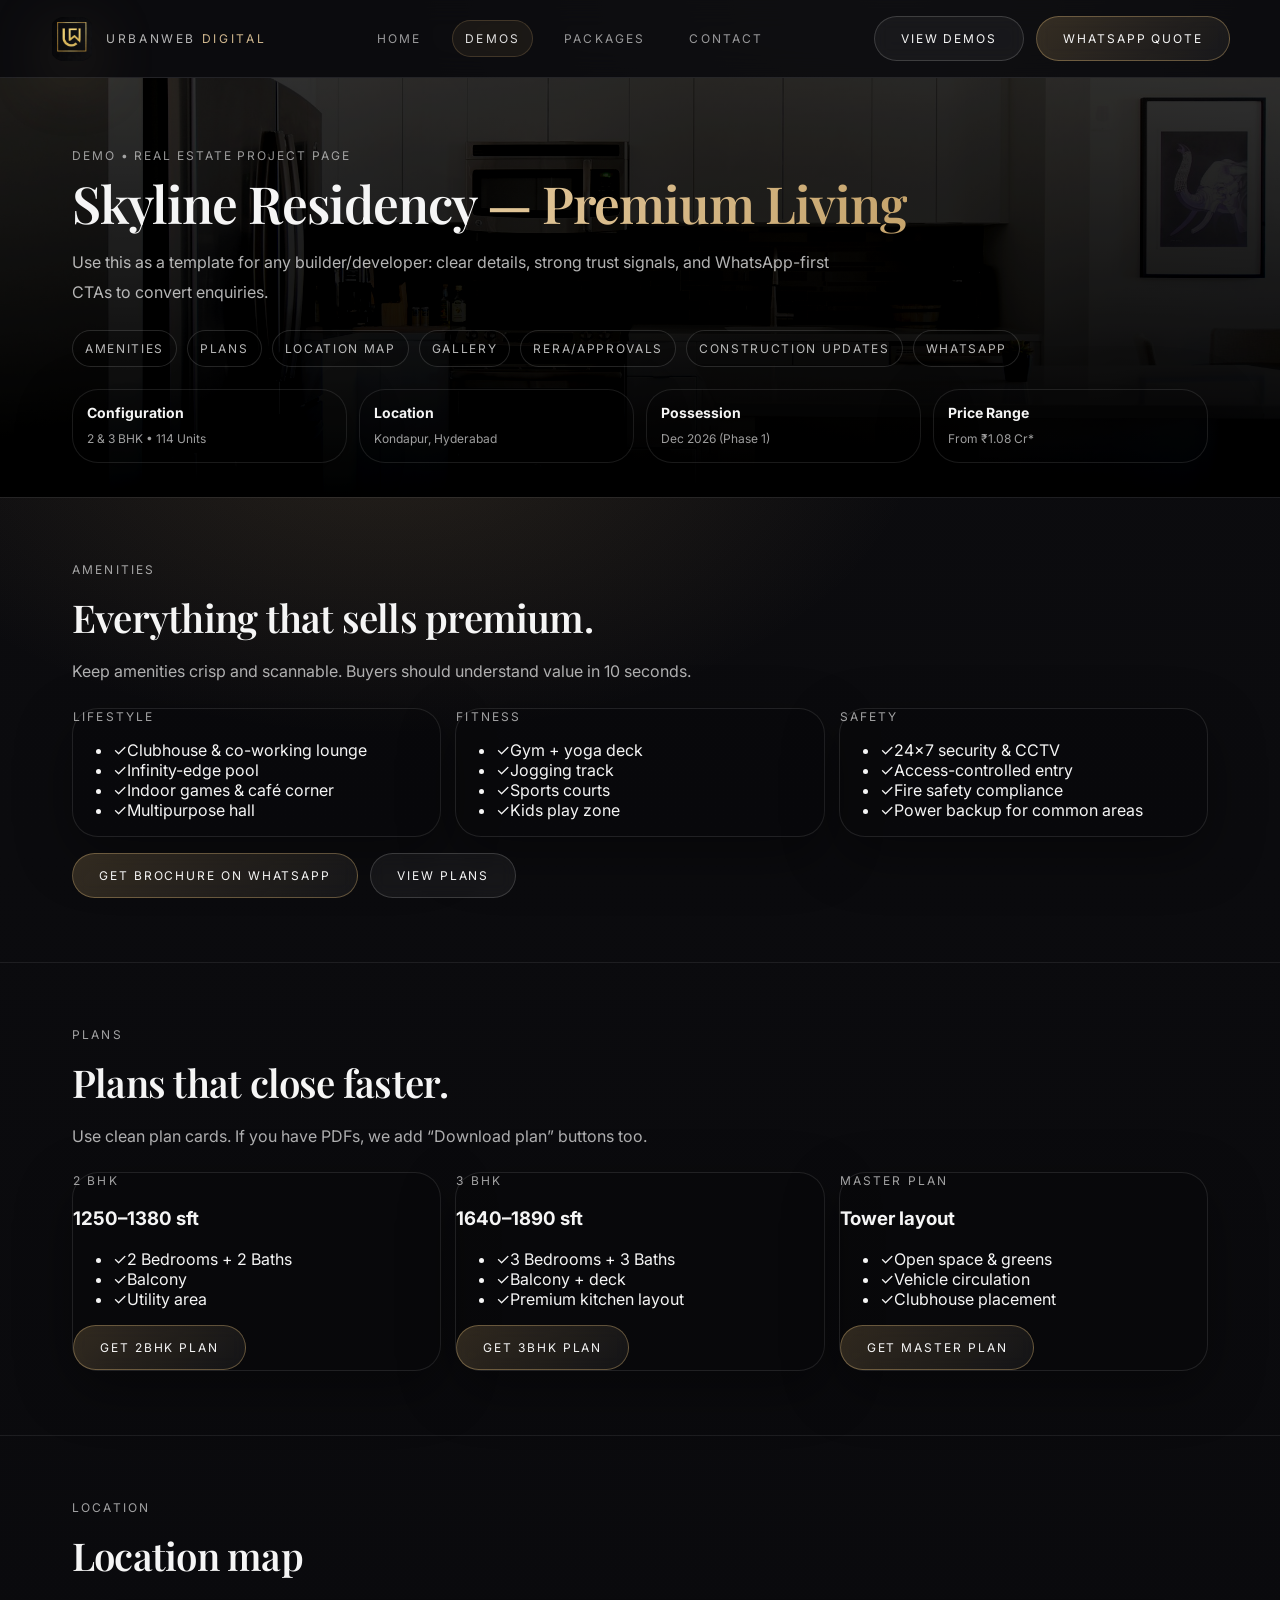
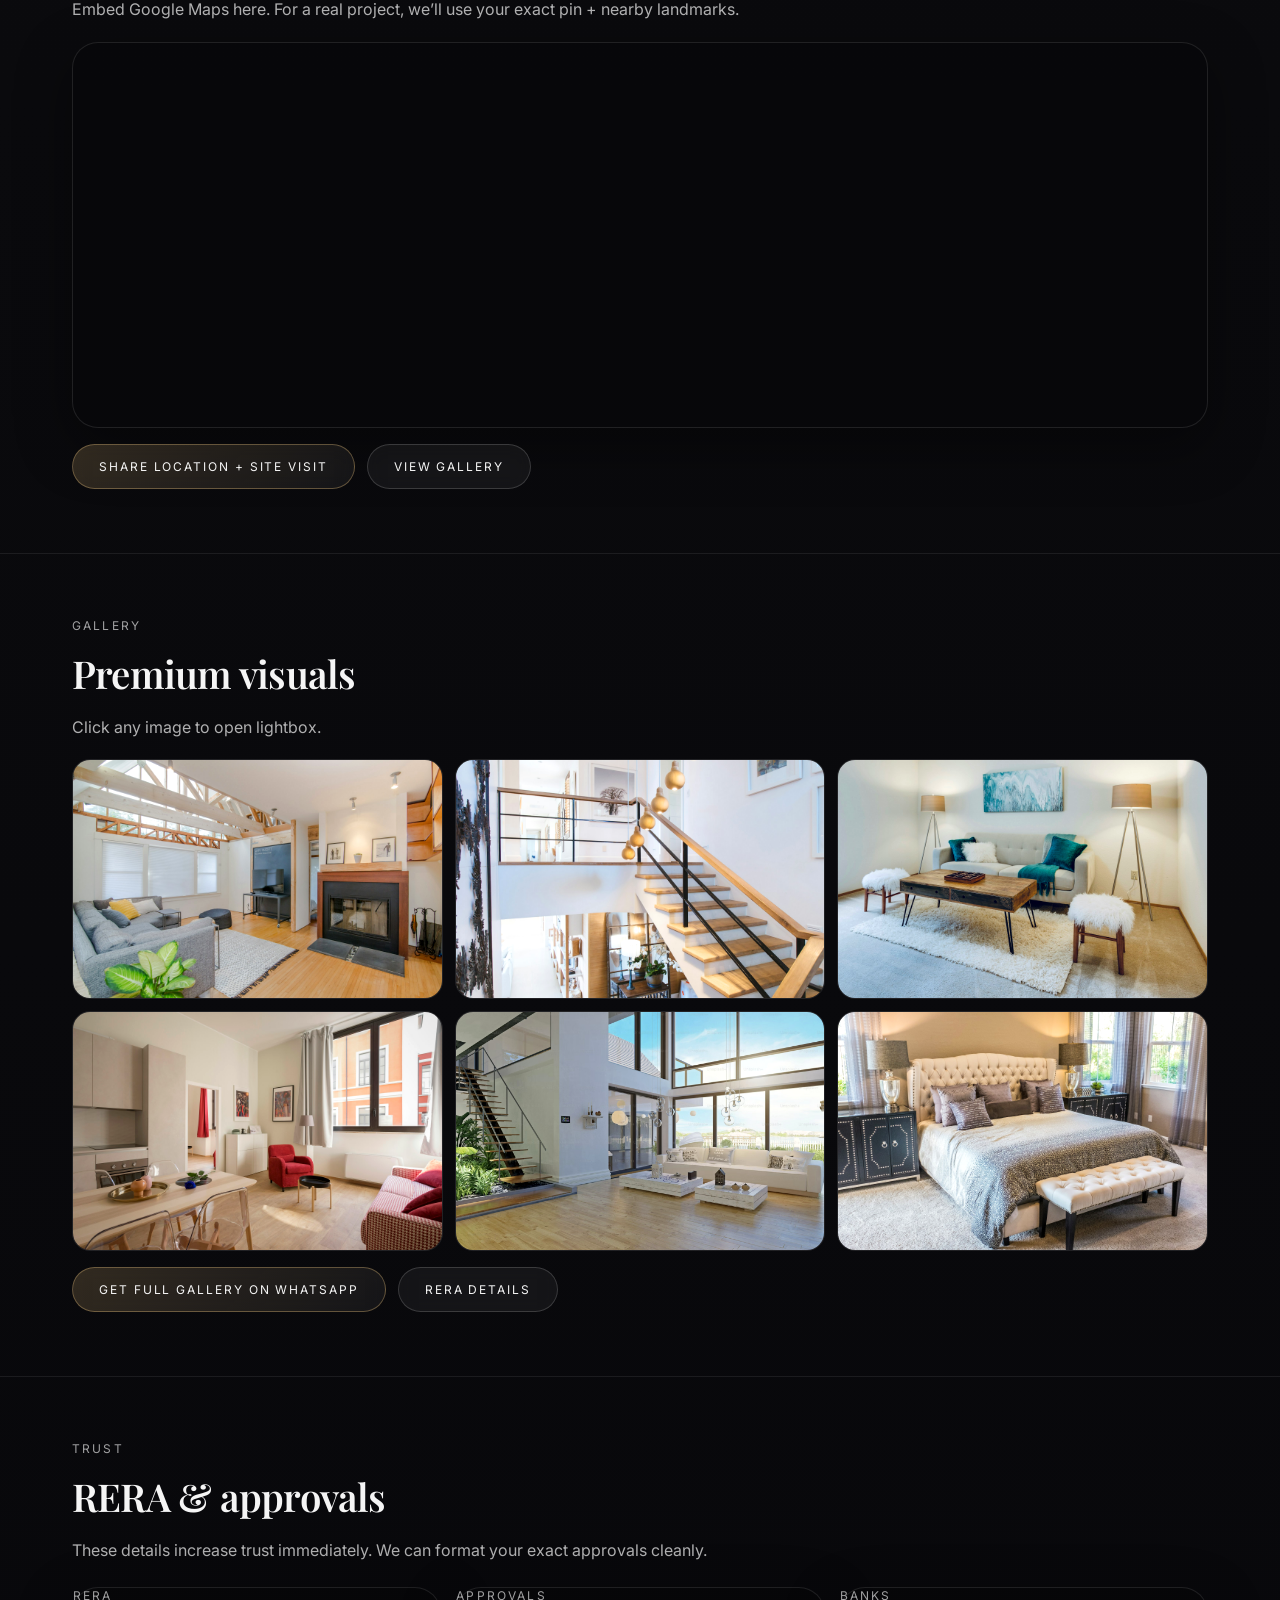
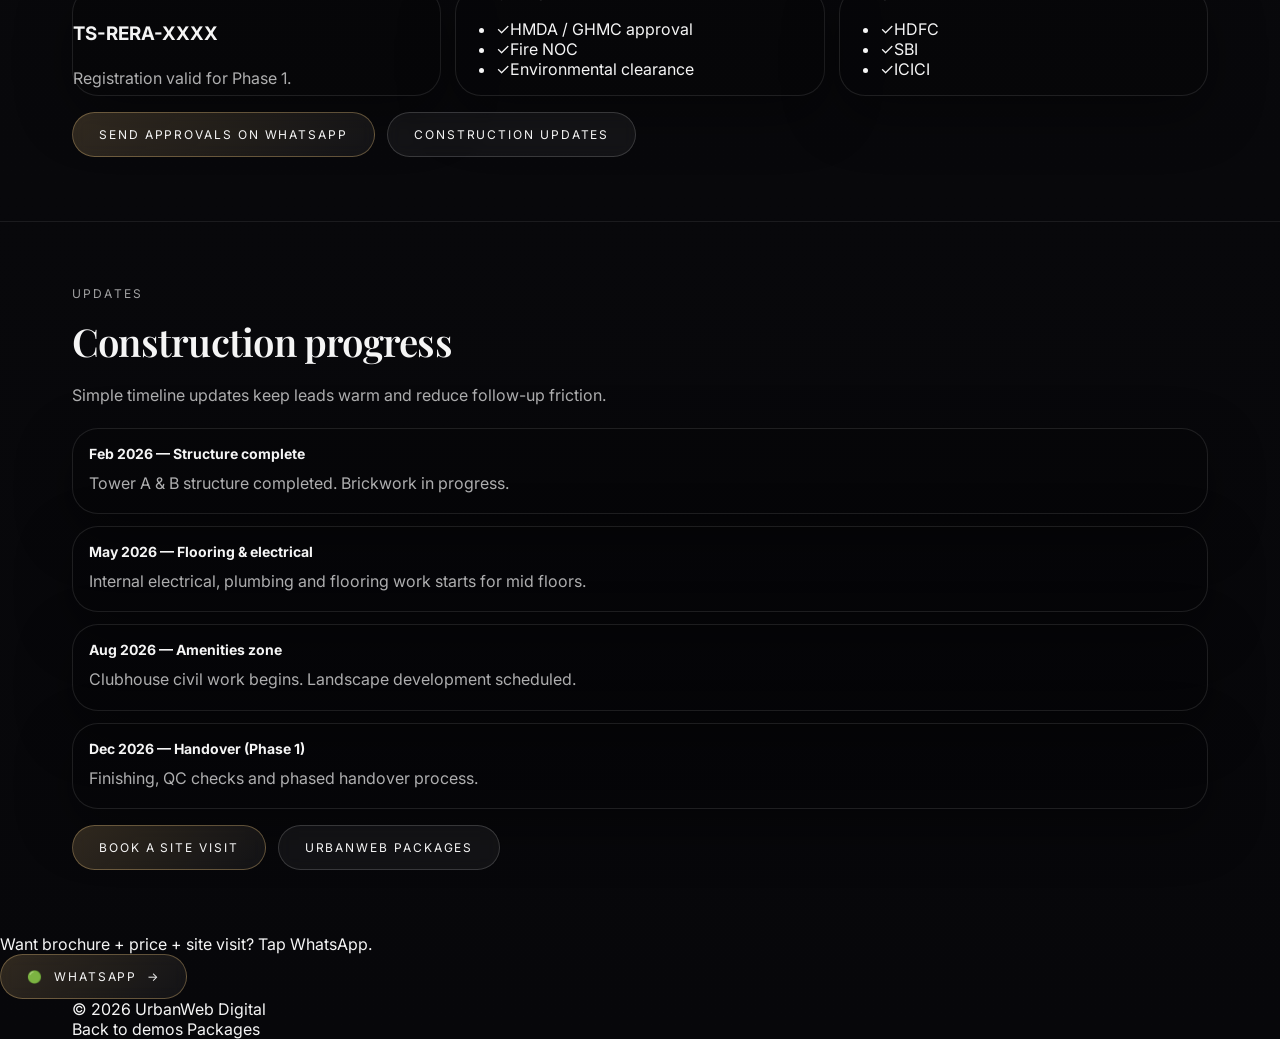
<file: project.html>
<!doctype html>
<html lang="en">
<head>
  <meta charset="UTF-8"/>
  <meta name="viewport" content="width=device-width, initial-scale=1.0"/>
  <title>Project Template — Skyline Residency</title>
  <meta name="description" content="Premium real-estate project page template with amenities, plans, map, gallery, RERA, and construction updates."/>
  <meta name="theme-color" content="#0c0c0f" />
    <link rel="icon" type="image/png" href="assets/favicon-32.png" />
  <link rel="apple-touch-icon" href="assets/apple-touch-icon.png" />
<link rel="preconnect" href="https://fonts.googleapis.com">
  <link rel="preconnect" href="https://fonts.gstatic.com" crossorigin>
  <link href="https://fonts.googleapis.com/css2?family=Playfair+Display:wght@500;600;700&family=Inter:wght@300;400;500;600&display=swap" rel="stylesheet">
  <style>
:root{
  --bg:#0c0c0f;
  --bg2:#07070a;
  --panel:rgba(255,255,255,.05);
  --panel2:rgba(0,0,0,.30);
  --line:rgba(255,255,255,.12);
  --text:#f5f5f5;
  --muted:rgba(255,255,255,.68);
  --muted2:rgba(255,255,255,.52);
  --gold:#c6a46c;
  --goldSoft:#e2c79a;
  --shadow: 0 30px 90px rgba(0,0,0,.55);
  --shadow2: 0 18px 55px rgba(0,0,0,.40);
  --r:18px;
  --r2:26px;
  --max:1180px;
}
*{box-sizing:border-box}
html{scroll-behavior:smooth}
body{
  margin:0;
  font-family: Inter, system-ui, -apple-system, Segoe UI, Roboto, Arial, sans-serif;
  background: radial-gradient(900px 520px at 30% 10%, rgba(198,164,108,.14), transparent 60%),
              radial-gradient(900px 520px at 70% 0%, rgba(255,255,255,.05), transparent 60%),
              linear-gradient(180deg, var(--bg) 0%, var(--bg2) 100%);
  color:var(--text);
}
a{color:inherit; text-decoration:none}
.wrap{max-width:var(--max); margin:0 auto; padding:0 22px}
.btn{
  display:inline-flex; align-items:center; justify-content:center; gap:10px;
  padding:14px 26px;
  border-radius:999px;
  font-size:12px;
  letter-spacing:.16em;
  text-transform:uppercase;
  border:1px solid rgba(255,255,255,.16);
  background: rgba(255,255,255,.05);
  backdrop-filter: blur(8px);
  cursor:pointer;
  transition:.25s ease;
  white-space:nowrap;
}
.btn:hover{transform: translateY(-2px)}
.btn.gold{
  border-color:rgba(198,164,108,.42);
  background: linear-gradient(135deg, rgba(198,164,108,.22), rgba(255,255,255,.05));
}
.pill{
  display:inline-flex; align-items:center; gap:10px;
  padding:10px 14px;
  border-radius:999px;
  border:1px solid rgba(198,164,108,.26);
  background: rgba(198,164,108,.10);
  color: rgba(255,255,255,.78);
  font-size:12px;
  letter-spacing:.12em;
  text-transform:uppercase;
}
.pill i{
  width:6px;height:6px;border-radius:50%;
  background: var(--gold);
  box-shadow: 0 0 0 7px rgba(198,164,108,.14);
  display:inline-block;
}
.h-serif{
  font-family:"Playfair Display", serif;
  font-weight:600;
  letter-spacing:-.02em;
}
.goldText{
  background: linear-gradient(90deg, var(--goldSoft), var(--gold));
  -webkit-background-clip:text;
  background-clip:text;
  color:transparent;
}
.card{
  border-radius: var(--r2);
  border:1px solid rgba(255,255,255,.10);
  background: rgba(0,0,0,.20);
  box-shadow: var(--shadow2);
}
.section{padding:64px 0}
.kicker{
  font-size:12px;
  letter-spacing:.18em;
  text-transform:uppercase;
  color: rgba(255,255,255,.62);
}
.h2{
  margin:14px 0 0;
  font-family:"Playfair Display", serif;
  font-weight:600;
  font-size: clamp(26px, 3vw, 40px);
  letter-spacing:-.02em;
}
.sub{
  margin:14px 0 0;
  color: var(--muted);
  line-height:1.8;
  max-width: 70ch;
}
.grid3{display:grid; grid-template-columns: repeat(3, 1fr); gap:14px}
.grid2{display:grid; grid-template-columns: repeat(2, 1fr); gap:14px}
@media (max-width: 980px){
  .grid3{grid-template-columns:1fr}
  .grid2{grid-template-columns:1fr}
}

.nav{
  position:sticky; top:0; z-index:60;
  background: rgba(12,12,15,.70);
  backdrop-filter: blur(14px);
  border-bottom:1px solid rgba(255,255,255,.10);
}
.nav-inner{display:flex; align-items:center; justify-content:space-between; gap:14px; padding:16px 0}
.brand{display:flex; align-items:center; gap:12px}
.brand-mark{
  width:44px; height:44px;
  border-radius:14px;
  display:block;
  object-fit:contain;
  filter: drop-shadow(0 16px 32px rgba(198,164,108,.18));
}
.brand-text{
  font-size:12px;
  letter-spacing:.22em;
  text-transform:uppercase;
  color: rgba(255,255,255,.70);
}
.brand-accent{color: rgba(226,199,154,.92)}
.links{
  display:flex; gap:18px; align-items:center;
  font-size:12px; letter-spacing:.18em; text-transform:uppercase;
  color: rgba(255,255,255,.58);
}
.links a{
  padding:10px 12px;
  border-radius:999px;
  border:1px solid transparent;
  transition:.2s ease;
}
.links a:hover{border-color: rgba(198,164,108,.20); background: rgba(198,164,108,.08); color: rgba(255,255,255,.82)}
.links a.on{color: rgba(255,255,255,.86); border-color: rgba(198,164,108,.22); background: rgba(198,164,108,.08)}
.nav-cta{display:flex; gap:12px; align-items:center}
@media (max-width: 980px){
  .links{display:none}
  .nav-cta .btn{padding:12px 18px}
}

.hero2{
  position:relative; padding:70px 0 34px;
  overflow:hidden;
  border-bottom:1px solid rgba(255,255,255,.08);
}
.hero2 .bg{
  position:absolute; inset:0; z-index:-2;
  background-image:
    linear-gradient(to bottom, rgba(0,0,0,.70), rgba(0,0,0,.92)),
    radial-gradient(circle at 60% 25%, rgba(198,164,108,.22), transparent 55%),
    var(--heroImg, none);
  background-size:cover;
  background-position:center;
  filter: brightness(.74) contrast(1.12);
  transform: scale(1.03);
}
.breadcrumb{color: rgba(255,255,255,.58); font-size:12px; letter-spacing:.16em; text-transform:uppercase}
.hero2 h1{
  margin:14px 0 0;
  font-family:"Playfair Display", serif;
  font-weight:600;
  letter-spacing:-.02em;
  font-size: clamp(34px, 4vw, 56px);
  line-height:1.05;
  max-width: 980px;
}
.hero2 p{margin:16px 0 0; color: rgba(255,255,255,.70); line-height:1.9; max-width: 78ch}
.tabs{
  margin-top:22px;
  display:flex; gap:10px; flex-wrap:wrap;
}
.tab{
  padding:10px 12px; border-radius:999px;
  border:1px solid rgba(255,255,255,.14);
  background: rgba(0,0,0,.22);
  font-size:12px; letter-spacing:.14em; text-transform:uppercase;
  color: rgba(255,255,255,.72);
  transition:.2s ease;
}
.tab:hover{border-color: rgba(198,164,108,.28); background: rgba(198,164,108,.10); color: rgba(255,255,255,.86)}
.small-grid{display:grid; grid-template-columns: repeat(4, 1fr); gap:12px}
@media (max-width: 980px){ .small-grid{grid-template-columns:1fr 1fr} }
@media (max-width: 560px){ .small-grid{grid-template-columns:1fr} }
.kpi{padding:14px}
.kpi b{display:block; font-size:14px}
.kpi span{display:block; margin-top:8px; color: rgba(255,255,255,.62); font-size:12px; line-height:1.6}
hr.sep{border:none; border-top:1px solid rgba(255,255,255,.08); margin:0}
.gallery{display:grid; grid-template-columns: repeat(3,1fr); gap:12px; margin-top:18px}
.gallery img{width:100%; height:240px; object-fit:cover; border-radius: 18px; border:1px solid rgba(255,255,255,.10); cursor:pointer; filter: contrast(1.06) saturate(1.03)}
@media (max-width: 980px){ .gallery{grid-template-columns:1fr} .gallery img{height:220px}}
.modal{
  position:fixed; inset:0; z-index:200;
  display:none; place-items:center;
  background: rgba(0,0,0,.78);
  backdrop-filter: blur(10px);
}
.modal.on{display:grid}
.modal img{max-width:min(1100px, 92vw); max-height:82vh; border-radius: 20px; border:1px solid rgba(255,255,255,.16)}
.modal .x{
  position:fixed; top:16px; right:16px;
  width:44px;height:44px;border-radius:999px;
  border:1px solid rgba(255,255,255,.16);
  background: rgba(0,0,0,.35);
  display:grid; place-items:center;
  cursor:pointer;
  color: rgba(255,255,255,.82);
}
.mapbox{
  border-radius: 26px;
  border:1px solid rgba(255,255,255,.10);
  overflow:hidden;
  background: rgba(0,0,0,.22);
  box-shadow: var(--shadow2);
}
.mapbox iframe{width:100%; height:380px; border:0; filter: grayscale(1) contrast(1.12) brightness(.92)}
@media (max-width: 980px){ .mapbox iframe{height:320px}}
.timeline{display:grid; gap:12px; margin-top:18px}
.step{padding:16px}
.step b{display:block; font-size:14px}
.step span{display:block; margin-top:8px; color: rgba(255,255,255,.68); line-height:1.7}
</style>
</head>
<body>

  <div class="nav">
    <div class="wrap nav-inner">
      <a class="brand" href="index.html" aria-label="UrbanWeb Digital">
        <img class="brand-mark" src="assets/img/logo-mark.png" alt="UrbanWeb Digital logo">
        <span class="brand-text">URBANWEB <span class="brand-accent">DIGITAL</span></span>
      </a>
      <nav class="links" aria-label="Primary">
        <a class="" href="index.html#top">Home</a>
        <a class="on" href="index.html#demos">Demos</a>
        <a class="" href="index.html#packages">Packages</a>
        <a class="" href="index.html#contact">Contact</a>
      </nav>
      <div class="nav-cta">
        <a class="btn" href="index.html#demos">View demos</a>
        <a class="btn gold" id="waTop" href="#">WhatsApp quote</a>
      </div>
    </div>
  </div>

<header class="hero2" style="--heroImg:url('assets/img/project-hero.jpg');">
  <div class="bg" aria-hidden="true"></div>
  <div class="wrap">
    <div class="breadcrumb">Demo • Real Estate Project Page</div>
    <h1>Skyline Residency <span class="goldText">— Premium Living</span></h1>
    <p>Use this as a template for any builder/developer: clear details, strong trust signals, and WhatsApp-first CTAs to convert enquiries.</p>
    <div class="tabs">
      <a class="tab" href="#amenities">Amenities</a>
      <a class="tab" href="#plans">Plans</a>
      <a class="tab" href="#location">Location Map</a>
      <a class="tab" href="#gallery">Gallery</a>
      <a class="tab" href="#rera">RERA/Approvals</a>
      <a class="tab" href="#updates">Construction Updates</a>
      <a class="tab" id="waProjectTop" href="#">WhatsApp</a>
    </div>

    <div style="margin-top:22px" class="small-grid">
      <div class="card kpi"><b>Configuration</b><span>2 & 3 BHK • 114 Units</span></div>
      <div class="card kpi"><b>Location</b><span>Kondapur, Hyderabad</span></div>
      <div class="card kpi"><b>Possession</b><span>Dec 2026 (Phase 1)</span></div>
      <div class="card kpi"><b>Price Range</b><span>From ₹1.08 Cr*</span></div>
    </div>
  </div>
</header>

<section class="section" id="amenities">
  <div class="wrap">
    <div class="kicker">Amenities</div>
    <div class="h2">Everything that sells premium.</div>
    <p class="sub">Keep amenities crisp and scannable. Buyers should understand value in 10 seconds.</p>

    <div class="grid3" style="margin-top:22px">
      <div class="card pack">
        <div class="kicker">Lifestyle</div>
        <ul class="list">
          <li><span class="tick">✓</span>Clubhouse & co-working lounge</li>
          <li><span class="tick">✓</span>Infinity-edge pool</li>
          <li><span class="tick">✓</span>Indoor games & café corner</li>
          <li><span class="tick">✓</span>Multipurpose hall</li>
        </ul>
      </div>
      <div class="card pack">
        <div class="kicker">Fitness</div>
        <ul class="list">
          <li><span class="tick">✓</span>Gym + yoga deck</li>
          <li><span class="tick">✓</span>Jogging track</li>
          <li><span class="tick">✓</span>Sports courts</li>
          <li><span class="tick">✓</span>Kids play zone</li>
        </ul>
      </div>
      <div class="card pack featured">
        <div class="kicker">Safety</div>
        <ul class="list">
          <li><span class="tick">✓</span>24×7 security & CCTV</li>
          <li><span class="tick">✓</span>Access-controlled entry</li>
          <li><span class="tick">✓</span>Fire safety compliance</li>
          <li><span class="tick">✓</span>Power backup for common areas</li>
        </ul>
      </div>
    </div>

    <div style="margin-top:16px; display:flex; gap:12px; flex-wrap:wrap">
      <a class="btn gold" id="waAmenities" href="#">Get brochure on WhatsApp</a>
      <a class="btn" href="#plans">View plans</a>
    </div>
  </div>
</section>

<hr class="sep"/>

<section class="section" id="plans">
  <div class="wrap">
    <div class="kicker">Plans</div>
    <div class="h2">Plans that close faster.</div>
    <p class="sub">Use clean plan cards. If you have PDFs, we add “Download plan” buttons too.</p>

    <div class="grid3" style="margin-top:22px">
      <div class="card pack">
        <div class="kicker">2 BHK</div>
        <h3>1250–1380 sft</h3>
        <ul class="list">
          <li><span class="tick">✓</span>2 Bedrooms + 2 Baths</li>
          <li><span class="tick">✓</span>Balcony</li>
          <li><span class="tick">✓</span>Utility area</li>
        </ul>
        <div class="cta"><a class="btn gold" id="waPlan2" href="#">Get 2BHK plan</a></div>
      </div>
      <div class="card pack featured">
        <div class="kicker">3 BHK</div>
        <h3>1640–1890 sft</h3>
        <ul class="list">
          <li><span class="tick">✓</span>3 Bedrooms + 3 Baths</li>
          <li><span class="tick">✓</span>Balcony + deck</li>
          <li><span class="tick">✓</span>Premium kitchen layout</li>
        </ul>
        <div class="cta"><a class="btn gold" id="waPlan3" href="#">Get 3BHK plan</a></div>
      </div>
      <div class="card pack">
        <div class="kicker">Master Plan</div>
        <h3>Tower layout</h3>
        <ul class="list">
          <li><span class="tick">✓</span>Open space & greens</li>
          <li><span class="tick">✓</span>Vehicle circulation</li>
          <li><span class="tick">✓</span>Clubhouse placement</li>
        </ul>
        <div class="cta"><a class="btn gold" id="waMaster" href="#">Get master plan</a></div>
      </div>
    </div>
  </div>
</section>

<hr class="sep"/>

<section class="section" id="location">
  <div class="wrap">
    <div class="kicker">Location</div>
    <div class="h2">Location map</div>
    <p class="sub">Embed Google Maps here. For a real project, we’ll use your exact pin + nearby landmarks.</p>

    <div class="mapbox" style="margin-top:18px">
      <iframe loading="lazy" referrerpolicy="no-referrer-when-downgrade"
        src="https://www.google.com/maps/embed?pb=!1m18!1m12!1m3!1d3806.430621236205!2d78.381819!3d17.468642!2m3!1f0!2f0!3f0!3m2!1i1024!2i768!4f13.1!3m3!1m2!1s0x0%3A0x0!2zMTfCsDI4JzA3LjEiTiA3OMKwMjMnMDUuMCJF!5e0!3m2!1sen!2sin!4v1730000000000">
      </iframe>
    </div>

    <div style="margin-top:16px; display:flex; gap:12px; flex-wrap:wrap">
      <a class="btn gold" id="waLocation" href="#">Share location + site visit</a>
      <a class="btn" href="#gallery">View gallery</a>
    </div>
  </div>
</section>

<hr class="sep"/>

<section class="section" id="gallery">
  <div class="wrap">
    <div class="kicker">Gallery</div>
    <div class="h2">Premium visuals</div>
    <p class="sub">Click any image to open lightbox.</p>

    <div class="gallery">
      <img src="assets/img/gallery-01.jpg" alt="Gallery 1" onclick="openImg(this.src)"/>
      <img src="assets/img/gallery-02.jpg" alt="Gallery 2" onclick="openImg(this.src)"/>
      <img src="assets/img/gallery-03.jpg" alt="Gallery 3" onclick="openImg(this.src)"/>
      <img src="assets/img/gallery-04.jpg" alt="Gallery 4" onclick="openImg(this.src)"/>
      <img src="assets/img/gallery-05.jpg" alt="Gallery 5" onclick="openImg(this.src)"/>
      <img src="assets/img/gallery-06.jpg" alt="Gallery 6" onclick="openImg(this.src)"/>
    </div>

    <div style="margin-top:16px; display:flex; gap:12px; flex-wrap:wrap">
      <a class="btn gold" id="waGallery" href="#">Get full gallery on WhatsApp</a>
      <a class="btn" href="#rera">RERA details</a>
    </div>
  </div>

  <div class="modal" id="modal" onclick="closeImg()">
    <div class="x" onclick="closeImg()">✕</div>
    <img id="modalImg" alt="Expanded"/>
  </div>
</section>

<hr class="sep"/>

<section class="section" id="rera">
  <div class="wrap">
    <div class="kicker">Trust</div>
    <div class="h2">RERA & approvals</div>
    <p class="sub">These details increase trust immediately. We can format your exact approvals cleanly.</p>

    <div class="grid3" style="margin-top:22px">
      <div class="card pack">
        <div class="kicker">RERA</div>
        <h3>TS-RERA-XXXX</h3>
        <p class="sub" style="margin-top:10px">Registration valid for Phase 1.</p>
      </div>
      <div class="card pack featured">
        <div class="kicker">Approvals</div>
        <ul class="list">
          <li><span class="tick">✓</span>HMDA / GHMC approval</li>
          <li><span class="tick">✓</span>Fire NOC</li>
          <li><span class="tick">✓</span>Environmental clearance</li>
        </ul>
      </div>
      <div class="card pack">
        <div class="kicker">Banks</div>
        <ul class="list">
          <li><span class="tick">✓</span>HDFC</li>
          <li><span class="tick">✓</span>SBI</li>
          <li><span class="tick">✓</span>ICICI</li>
        </ul>
      </div>
    </div>

    <div style="margin-top:16px; display:flex; gap:12px; flex-wrap:wrap">
      <a class="btn gold" id="waRera" href="#">Send approvals on WhatsApp</a>
      <a class="btn" href="#updates">Construction updates</a>
    </div>
  </div>
</section>

<hr class="sep"/>

<section class="section" id="updates">
  <div class="wrap">
    <div class="kicker">Updates</div>
    <div class="h2">Construction progress</div>
    <p class="sub">Simple timeline updates keep leads warm and reduce follow-up friction.</p>

    <div class="timeline">
      <div class="card step"><b>Feb 2026 — Structure complete</b><span>Tower A & B structure completed. Brickwork in progress.</span></div>
      <div class="card step"><b>May 2026 — Flooring & electrical</b><span>Internal electrical, plumbing and flooring work starts for mid floors.</span></div>
      <div class="card step"><b>Aug 2026 — Amenities zone</b><span>Clubhouse civil work begins. Landscape development scheduled.</span></div>
      <div class="card step"><b>Dec 2026 — Handover (Phase 1)</b><span>Finishing, QC checks and phased handover process.</span></div>
    </div>

    <div style="margin-top:16px; display:flex; gap:12px; flex-wrap:wrap">
      <a class="btn gold" id="waUpdates" href="#">Book a site visit</a>
      <a class="btn" href="index.html#packages">UrbanWeb packages</a>
    </div>
  </div>
</section>

<div class="wa" aria-label="WhatsApp enquiry">
  <div class="bubble">Want brochure + price + site visit? Tap WhatsApp.</div>
  <a class="btn gold" id="waSticky" href="#"><span aria-hidden="true">🟢</span> WhatsApp <span aria-hidden="true">→</span></a>
</div>

<footer>
  <div class="wrap">
    <div class="footer-row">
      <div>© <span id="year"></span> UrbanWeb Digital</div>
      <div class="footer-links">
        <a href="index.html#demos">Back to demos</a>
        <a href="index.html#packages">Packages</a>
      </div>
    </div>
  </div>
</footer>

<script>
  document.getElementById("year").textContent = new Date().getFullYear();
  const modal = document.getElementById("modal");
  const modalImg = document.getElementById("modalImg");
  function openImg(src){ modal.classList.add("on"); modalImg.src = src; }
  function closeImg(){ modal.classList.remove("on"); }

  const WA = {
    phone: "919177418983",
    brand: "UrbanWeb Digital",
    source: "Project Page Demo"
  };
  function waLink(text){ return `https://wa.me/${WA.phone}?text=${encodeURIComponent(text)}`; }
  function msg(extra="") {
    return [
      `Hi ${WA.brand},`,
      `I’m interested in Skyline Residency.`,
      extra || `Please share brochure + price range + availability.`,
      `Preferred visit: (Today/This weekend/Other)`,
      `Source: ${WA.source}`
    ].join("\n");
  }
  const base = waLink(msg(""));
  ["waTop","waProjectTop","waAmenities","waPlan2","waPlan3","waMaster","waLocation","waGallery","waRera","waUpdates","waSticky"].forEach(id=>{
    const el = document.getElementById(id);
    if(el){ el.href = base; el.target = "_blank"; }
  });
</script>
</body>
</html>
</file>
<file: styles.css>
:root {
  --bg: #07130f;
  --bg-soft: #0d1f19;
  --panel: rgba(255, 255, 255, 0.06);
  --panel-strong: rgba(255, 255, 255, 0.1);
  --stroke: rgba(255, 255, 255, 0.12);
  --text: #eff7f2;
  --muted: #b8cbc2;
  --accent: #9dd7b2;
  --accent-2: #d9f7df;
  --shadow: 0 30px 60px rgba(0, 0, 0, 0.28);
  --radius: 24px;
  --max: 1180px;
}

* { box-sizing: border-box; }
html { scroll-behavior: smooth; }
body {
  margin: 0;
  font-family: "Inter", system-ui, sans-serif;
  color: var(--text);
  background:
    radial-gradient(circle at top left, rgba(82, 167, 118, 0.22), transparent 30%),
    radial-gradient(circle at top right, rgba(137, 194, 164, 0.12), transparent 28%),
    linear-gradient(180deg, #0d221b 0%, #07130f 100%);
}

a { color: inherit; text-decoration: none; }
img { max-width: 100%; display: block; }
.container { width: min(100% - 40px, var(--max)); margin: 0 auto; }
.section { padding: 88px 0; }
.site-shell { overflow: clip; }

.topbar {
  position: sticky;
  top: 0;
  z-index: 20;
  background: rgba(7, 19, 15, 0.72);
  backdrop-filter: blur(16px);
  border-bottom: 1px solid rgba(255,255,255,0.06);
}

.nav-wrap {
  min-height: 82px;
  display: flex;
  align-items: center;
  justify-content: space-between;
  gap: 24px;
}

.brand {
  display: inline-flex;
  align-items: center;
}

.brand-logo {
  height: 60px;
  width: auto;
  display: block;
  object-fit: contain;
  filter: drop-shadow(0 10px 24px rgba(0, 0, 0, 0.18));
  position: relative;
  top: 8px;
}
.brand-logo-footer {
  height: 54px;
}
.hero-brand-badge {
  margin-top: 28px;
  display: inline-flex;
  align-items: center;
  gap: 14px;
  padding: 12px 16px;
  border-radius: 999px;
  border: 1px solid rgba(255,255,255,0.08);
  background: rgba(255,255,255,0.03);
  color: var(--muted);
}
.hero-badge-logo {
  height: 30px;
  width: auto;
  display: block;
}
.showcase-card {
  position: relative;
}
.showcase-card::after {
  content: "";
  position: absolute;
  inset: 0;
  background: linear-gradient(180deg, rgba(7,19,15,0) 28%, rgba(7,19,15,0.08) 56%, rgba(7,19,15,0.24) 100%);
  pointer-events: none;
}
.showcase-photo {
  width: 100%;
  height: 390px;
  object-fit: cover;
  object-position: center;
  display: block;
}
.showcase-copy {
  position: relative;
  z-index: 1;
}

.brand-mark {
  width: 42px;
  height: 42px;
  border-radius: 14px;
  display: grid;
  place-items: center;
  background: linear-gradient(145deg, rgba(157,215,178,0.28), rgba(255,255,255,0.06));
  border: 1px solid rgba(255,255,255,0.16);
  font-weight: 800;
}

.brand-text { display: flex; flex-direction: column; line-height: 1; }
.brand-text strong { font-size: 1rem; letter-spacing: 0.02em; }
.brand-text span { color: var(--muted); font-size: 0.9rem; margin-top: 3px; }

.nav {
  display: flex;
  align-items: center;
  gap: 26px;
}

.nav a { color: var(--muted); font-weight: 500; }
.nav a:hover { color: var(--text); }
.nav-cta {
  padding: 12px 18px;
  border-radius: 999px;
  border: 1px solid rgba(255,255,255,0.1);
  background: rgba(255,255,255,0.04);
  color: var(--text) !important;
}

.menu-toggle {
  display: none;
  border: 0;
  background: transparent;
  padding: 0;
}
.menu-toggle span {
  display: block;
  width: 26px;
  height: 2px;
  background: white;
  margin: 6px 0;
}

.hero { padding-top: 56px; }
.hero-grid {
  display: grid;
  grid-template-columns: 1.08fr 0.92fr;
  gap: 42px;
  align-items: center;
}

.eyebrow, .mini-label {
  text-transform: uppercase;
  letter-spacing: 0.18em;
  font-size: 0.76rem;
  color: var(--accent);
  margin: 0 0 18px;
  font-weight: 700;
}

.hero h1 {
  font-size: clamp(3.2rem, 7vw, 5.8rem);
  line-height: 0.95;
  letter-spacing: -0.06em;
  margin: 0;
  max-width: 11ch;
}
.hero h1 span { color: var(--accent-2); }
.hero-text, .section-head p, .pricing-copy p, .contact-card p, .feature-card p, .process-card p, .faq-item p {
  color: var(--muted);
  font-size: 1.05rem;
  line-height: 1.8;
}
.hero-text { max-width: 58ch; margin: 26px 0 0; }

.hero-actions, .contact-actions {
  display: flex;
  flex-wrap: wrap;
  gap: 14px;
  margin-top: 30px;
}

.btn {
  padding: 15px 22px;
  border-radius: 999px;
  display: inline-flex;
  align-items: center;
  justify-content: center;
  font-weight: 700;
  transition: transform 0.22s ease, background 0.22s ease, border-color 0.22s ease;
}
.btn:hover { transform: translateY(-2px); }
.btn-primary {
  background: linear-gradient(135deg, #cfeeda, #9dd7b2);
  color: #082017;
}
.btn-secondary {
  background: rgba(255,255,255,0.03);
  border: 1px solid rgba(255,255,255,0.12);
}
.btn.full { width: 100%; }

.hero-proof {
  display: grid;
  grid-template-columns: repeat(3, 1fr);
  gap: 18px;
  margin-top: 34px;
}
.hero-proof div,
.feature-card,
.process-card,
.pricing-card,
.stat-card,
.contact-card,
.testimonial,
.faq-item,
.showcase-card {
  background: var(--panel);
  border: 1px solid var(--stroke);
  border-radius: var(--radius);
  box-shadow: var(--shadow);
}
.hero-proof div {
  padding: 18px;
}
.hero-proof strong, .stat-card strong { display: block; font-size: 1rem; }
.hero-proof span, .stat-card span { color: var(--muted); font-size: 0.95rem; margin-top: 8px; display: block; }

.hero-visual { position: relative; min-height: 620px; }
.hero-visual::before {
  content: "";
  position: absolute;
  width: 520px;
  height: 520px;
  right: -80px;
  top: -90px;
  background: radial-gradient(circle, rgba(210,236,214,0.16), rgba(157,215,178,0.12) 24%, transparent 68%);
  filter: blur(32px);
  pointer-events: none;
}
.dashboard-frame {
  position: relative;
  overflow: hidden;
  border-radius: 34px;
  border: 1px solid rgba(255,255,255,0.14);
  background: linear-gradient(180deg, rgba(255,255,255,0.12), rgba(255,255,255,0.04));
  padding: 20px;
  box-shadow: var(--shadow);
  animation: heroFloat 8s ease-in-out infinite;
}
.dashboard-frame::before {
  content: "";
  position: absolute;
  inset: 0;
  background: linear-gradient(180deg, rgba(255,255,255,0.12), transparent 45%);
  pointer-events: none;
}
.dashboard-frame img { border-radius: 22px; width: 100%; }
.dashboard-frame-premium {
  padding: 18px;
}

.preview-browser {
  position: relative;
  min-height: 520px;
  border-radius: 26px;
  overflow: hidden;
  border: 1px solid rgba(255,255,255,0.08);
  background: linear-gradient(180deg, rgba(12,30,24,0.98), rgba(7,17,14,0.96));
}

.preview-browser-topbar {
  display: flex;
  gap: 8px;
  align-items: center;
  padding: 14px 18px;
  border-bottom: 1px solid rgba(255,255,255,0.06);
  background: rgba(255,255,255,0.03);
}

.preview-browser-topbar span {
  width: 10px;
  height: 10px;
  border-radius: 999px;
  background: rgba(233,245,237,0.76);
}

.preview-site-shell {
  padding: 22px;
  display: grid;
  gap: 18px;
}

.preview-site-nav {
  display: flex;
  align-items: center;
  justify-content: space-between;
  gap: 18px;
  padding: 10px 12px 18px;
}

.preview-logo {
  height: 34px;
  width: auto;
  object-fit: contain;
  opacity: 0.95;
}

.preview-nav-links {
  display: flex;
  gap: 12px;
  color: rgba(239,247,242,0.82);
  font-size: 0.86rem;
}

.preview-nav-links span {
  padding: 8px 10px;
  border-radius: 999px;
  background: rgba(255,255,255,0.04);
  border: 1px solid rgba(255,255,255,0.05);
}

.preview-site-hero {
  display: grid;
  grid-template-columns: 1.05fr 0.95fr;
  gap: 18px;
  align-items: stretch;
}

.preview-copy {
  padding: 26px;
  border-radius: 24px;
  background: linear-gradient(135deg, rgba(216,231,218,0.96), rgba(176,201,181,0.88));
  color: #0e2018;
  box-shadow: inset 0 1px 0 rgba(255,255,255,0.35);
}

.preview-chip {
  display: inline-flex;
  margin-bottom: 16px;
  padding: 8px 12px;
  border-radius: 999px;
  background: rgba(14,32,24,0.1);
  color: #143126;
  font-size: 0.78rem;
  letter-spacing: 0.12em;
  text-transform: uppercase;
  font-weight: 700;
}

.preview-copy h3 {
  margin: 0 0 12px;
  font-size: 2rem;
  line-height: 1.04;
  letter-spacing: -0.05em;
}

.preview-copy p {
  margin: 0;
  color: rgba(14,32,24,0.75);
  font-size: 0.98rem;
  line-height: 1.7;
}

.preview-actions {
  display: flex;
  gap: 10px;
  margin-top: 22px;
}

.preview-btn {
  display: inline-flex;
  padding: 12px 14px;
  border-radius: 999px;
  font-size: 0.86rem;
  font-weight: 700;
}

.preview-btn.solid {
  background: #0d2119;
  color: #eef7f1;
}

.preview-btn.ghost {
  border: 1px solid rgba(14,32,24,0.14);
  color: #143126;
}

.preview-photo {
  min-height: 270px;
  border-radius: 24px;
  background-image: linear-gradient(180deg, rgba(8,20,16,0.10), rgba(8,20,16,0.52)), url("assets/local/restaurant-service.webp");
  background-size: cover;
  background-position: center;
  box-shadow: inset 0 -40px 80px rgba(0,0,0,0.22);
}

.preview-metrics {
  display: grid;
  grid-template-columns: repeat(3, 1fr);
  gap: 14px;
}

.preview-panel {
  min-height: 110px;
  border-radius: 20px;
  background: linear-gradient(180deg, rgba(255,255,255,0.05), rgba(255,255,255,0.02));
  border: 1px solid rgba(255,255,255,0.06);
  position: relative;
}

.preview-panel::before,
.preview-panel::after {
  content: "";
  position: absolute;
  left: 18px;
  right: 18px;
  height: 10px;
  border-radius: 999px;
  background: rgba(223,239,229,0.85);
}

.preview-panel::before {
  top: 20px;
  width: 54%;
  right: auto;
}

.preview-panel::after {
  top: 42px;
  width: 76%;
  right: auto;
  background: rgba(223,239,229,0.55);
}

.glass-card {
  position: absolute;
  width: 220px;
  padding: 18px;
  backdrop-filter: blur(16px);
  background: rgba(9, 20, 17, 0.55);
  border: 1px solid rgba(255,255,255,0.14);
  border-radius: 22px;
}
.glass-card p { margin: 0 0 8px; color: var(--accent); font-size: 0.85rem; }
.glass-card strong { line-height: 1.45; display: block; }
.card-a { top: -22px; right: -10px; }
.card-b { bottom: 42px; left: -24px; }
.floating-card { animation: floaty 6s ease-in-out infinite; }
@keyframes floaty {
  0%, 100% { transform: translateY(0px); }
  50% { transform: translateY(-10px); }
}

@keyframes heroFloat {
  0%, 100% { transform: translateY(0px); }
  50% { transform: translateY(-14px); }
}
  50% { transform: translateY(-10px); }
}

.trust-strip { padding-top: 10px; }
.trust-grid {
  display: grid;
  grid-template-columns: 1.1fr 0.9fr;
  gap: 20px;
  align-items: center;
  padding: 34px;
  border: 1px solid rgba(255,255,255,0.08);
  border-radius: 28px;
  background: rgba(255,255,255,0.03);
}
.trust-grid h2, .section-head h2, .pricing-copy h2, .contact-card h2 {
  font-size: clamp(2rem, 4vw, 3.3rem);
  line-height: 1.06;
  letter-spacing: -0.05em;
  margin: 0;
}
.trust-points {
  display: flex;
  flex-wrap: wrap;
  gap: 14px;
  justify-content: flex-end;
}
.trust-points span {
  padding: 12px 16px;
  border: 1px solid rgba(255,255,255,0.1);
  border-radius: 999px;
  color: var(--muted);
  background: rgba(255,255,255,0.03);
}

.section-head { max-width: 760px; margin-bottom: 32px; }
.section-head.narrow { max-width: 720px; }
.showcase-grid,
.feature-list,
.process-grid,
.stats {
  display: grid;
  gap: 22px;
}
.showcase-grid { grid-template-columns: repeat(3, 1fr); }
.feature-list { grid-template-columns: repeat(2, 1fr); }
.process-grid { grid-template-columns: repeat(3, 1fr); }
.stats { grid-template-columns: repeat(3, 1fr); }

.showcase-card { overflow: hidden; }
.showcase-copy { padding: 20px; }
.showcase-copy span {
  color: var(--accent);
  text-transform: uppercase;
  font-size: 0.74rem;
  letter-spacing: 0.18em;
  font-weight: 700;
}
.showcase-copy h3, .feature-card h3, .process-card h3 {
  margin: 12px 0 0;
  font-size: 1.25rem;
  line-height: 1.35;
}

.feature-card,
.process-card,
.pricing-card,
.stat-card,
.contact-card,
.testimonial,
.faq-item {
  padding: 28px;
}

.process-card span {
  display: inline-flex;
  width: 50px;
  height: 50px;
  border-radius: 16px;
  align-items: center;
  justify-content: center;
  font-weight: 800;
  background: rgba(157,215,178,0.12);
  color: var(--accent-2);
  margin-bottom: 18px;
}

.pricing-grid,
.testimonial-grid {
  display: grid;
  grid-template-columns: 1fr 1fr;
  gap: 24px;
  align-items: start;
}
.pricing-label {
  color: var(--accent);
  font-size: 0.78rem;
  text-transform: uppercase;
  letter-spacing: 0.18em;
  font-weight: 700;
  margin: 0 0 16px;
}
.price-row strong {
  display: block;
  font-size: 1.6rem;
  line-height: 1.2;
}
.price-row span { color: var(--muted); display: block; margin-top: 8px; }
.pricing-card ul {
  margin: 24px 0 26px;
  padding: 0;
  list-style: none;
}
.pricing-card li {
  padding: 14px 0;
  border-bottom: 1px solid rgba(255,255,255,0.08);
  color: var(--muted);
}
.pricing-card li:last-child { border-bottom: 0; }

.testimonial p {
  margin: 0;
  font-size: clamp(1.5rem, 3vw, 2.2rem);
  line-height: 1.45;
  letter-spacing: -0.03em;
}
.testimonial footer {
  margin-top: 20px;
  color: var(--muted);
}

.faq-list {
  display: grid;
  gap: 16px;
}
.faq-item summary {
  cursor: pointer;
  list-style: none;
  font-weight: 700;
  font-size: 1.05rem;
}
.faq-item summary::-webkit-details-marker { display: none; }
.faq-item p { margin: 16px 0 0; }

.contact-card {
  display: grid;
  grid-template-columns: 1.25fr 0.75fr;
  gap: 24px;
  align-items: center;
}

.footer {
  padding: 28px 0 50px;
  color: var(--muted);
}
.footer-wrap {
  display: flex;
  align-items: center;
  justify-content: space-between;
  gap: 20px;
  padding-top: 18px;
  border-top: 1px solid rgba(255,255,255,0.08);
}

.reveal {
  opacity: 0;
  transform: translateY(24px);
  transition: opacity 0.8s ease, transform 0.8s ease;
}
.reveal.visible {
  opacity: 1;
  transform: translateY(0);
}
.delay-1 { transition-delay: 0.12s; }
.delay-2 { transition-delay: 0.24s; }

@media (max-width: 1024px) {
  .preview-site-hero,
  .preview-metrics {
    grid-template-columns: 1fr;
  }

  .hero-grid,
  .pricing-grid,
  .testimonial-grid,
  .contact-card,
  .trust-grid,
  .showcase-grid,
  .process-grid,
  .stats,
  .feature-list {
    grid-template-columns: 1fr;
  }

  .hero-visual { min-height: auto; }
  .card-a { right: 12px; top: 12px; }
  .card-b { left: 12px; bottom: 12px; }
  .trust-points { justify-content: flex-start; }
}

@media (max-width: 780px) {
  .menu-toggle { display: block; }
  .brand-logo { height: 46px; }
  .brand-logo-footer { height: 46px; }
  .showcase-photo { height: 320px; }
  .hero-brand-badge { width: 100%; border-radius: 22px; }
  .nav {
    position: absolute;
    top: calc(100% + 10px);
    left: 20px;
    right: 20px;
    padding: 18px;
    display: none;
    flex-direction: column;
    align-items: flex-start;
    border-radius: 22px;
    background: rgba(7, 19, 15, 0.96);
    border: 1px solid rgba(255,255,255,0.08);
  }
  .nav.open { display: flex; }
  .hero { padding-top: 34px; }
  .section { padding: 74px 0; }
  .hero-proof { grid-template-columns: 1fr; }
  .glass-card { position: static; width: auto; margin-top: 16px; }
  .footer-wrap { flex-direction: column; align-items: flex-start; }
}


/* Demo link polish */
.showcase-link { display: block; transition: transform 0.28s ease, border-color 0.28s ease, box-shadow 0.28s ease; }
.showcase-link:hover { transform: translateY(-6px); border-color: rgba(255,255,255,0.2); }
.showcase-cta { display: inline-flex; margin-top: 14px; color: var(--accent-2); font-size: 0.88rem; letter-spacing: 0.04em; }

/* Demo pages */
.demo-hero .hero-text{max-width:60ch;}
.demo-frame{ position: relative; overflow: hidden; border-radius: 30px; border: 1px solid rgba(255,255,255,0.14); box-shadow: var(--shadow); background: linear-gradient(180deg, rgba(255,255,255,0.1), rgba(255,255,255,0.04)); padding: 18px; }
.demo-frame::before{ content:""; position:absolute; inset:0; background: linear-gradient(110deg, transparent 10%, rgba(255,255,255,0.14) 32%, transparent 54%); transform: translateX(-120%); animation: sheen 7s ease-in-out infinite; pointer-events:none; }
@keyframes sheen{ 0%,15%{ transform: translateX(-120%);} 45%,100%{ transform: translateX(120%);} }
.demo-screen{ border-radius: 22px; min-height: 540px; background-size: cover; background-position: center; position: relative; overflow: hidden; }
.demo-screen::after{ content:""; position:absolute; inset:0; background: linear-gradient(180deg, rgba(6,16,13,0.08), rgba(6,16,13,0.28) 55%, rgba(6,16,13,0.72) 100%); }
.demo-screen-copy{ position:absolute; left:26px; right:26px; bottom:26px; z-index:1; display:flex; justify-content:space-between; gap:20px; align-items:end; }
.demo-screen-copy strong{ font-size: 1.6rem; line-height:1.1; max-width: 10ch; }
.demo-screen-copy span{ color: rgba(239,247,242,0.82); max-width: 26ch; line-height:1.6; }
.demo-gallery{ display:grid; grid-template-columns: 1.05fr 0.95fr; gap: 22px; }
.demo-gallery .showcase-card{ min-height: 100%; }
.demo-gallery .showcase-photo{ height: 100%; min-height: 340px; }
.info-band{ display:grid; grid-template-columns: repeat(3, 1fr); gap:18px; }
.info-pill{ padding: 18px 20px; border-radius: 20px; border: 1px solid rgba(255,255,255,0.08); background: rgba(255,255,255,0.03); box-shadow: var(--shadow); }
.info-pill strong{ display:block; margin-bottom: 8px; }
.demo-split{ display:grid; grid-template-columns: 0.95fr 1.05fr; gap:24px; align-items:start; }
.menu-list, .schedule-list{ display:grid; gap: 14px; }
.menu-item, .schedule-item{ display:flex; justify-content:space-between; gap:16px; padding: 18px 0; border-bottom: 1px solid rgba(255,255,255,0.08); }
.menu-item:last-child, .schedule-item:last-child{ border-bottom:0; }
.menu-item b, .schedule-item b{ display:block; font-size:1.02rem; }
.menu-item span, .schedule-item span{ color: var(--muted); line-height:1.6; }
.menu-item em, .schedule-item em{ font-style: normal; color: var(--accent-2); white-space: nowrap; }
.testimonial-mini{ padding: 24px; border-radius: var(--radius); background: var(--panel); border:1px solid var(--stroke); box-shadow: var(--shadow); }
.testimonial-mini p{ margin:0; font-size:1.15rem; line-height:1.7; }
.testimonial-mini footer{ margin-top:14px; color:var(--muted); }
.demo-cta-box{ padding: 38px; border-radius: 28px; background: linear-gradient(180deg, rgba(255,255,255,0.08), rgba(255,255,255,0.03)); border: 1px solid rgba(255,255,255,0.12); box-shadow: var(--shadow); display:grid; grid-template-columns: 1.1fr 0.9fr; gap:24px; align-items:center; }
.demo-cta-box h2{ margin: 0 0 14px; font-size: clamp(2rem, 4vw, 3.2rem); line-height:1.04; letter-spacing:-0.05em; }
.hero-note{ margin-top:16px; color:var(--muted); font-size:0.96rem; }
@media (max-width: 1024px){ .demo-gallery, .demo-split, .demo-cta-box, .info-band{ grid-template-columns: 1fr; } .demo-screen{ min-height: 440px; } }
@media (max-width: 780px){ .demo-screen-copy{ display:block; } .demo-screen-copy strong{ display:block; margin-bottom:10px; } }
</file>
